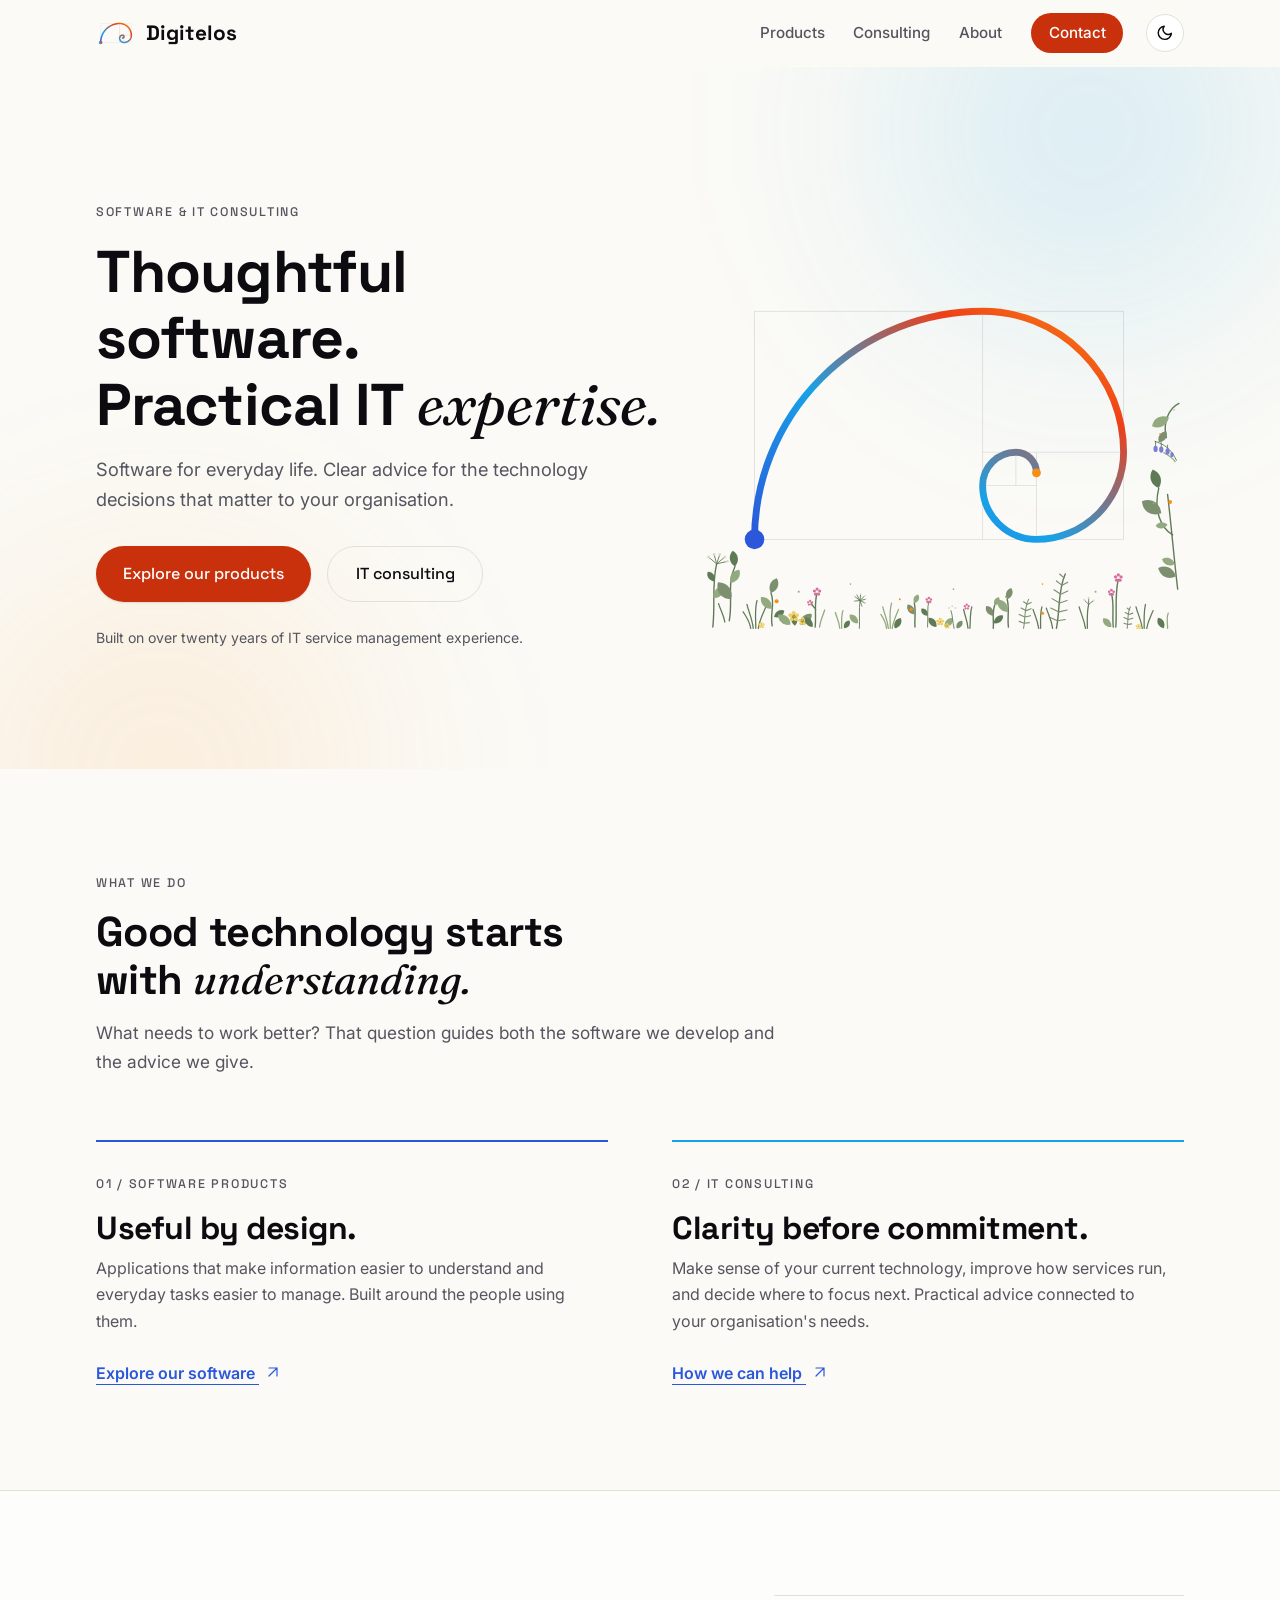
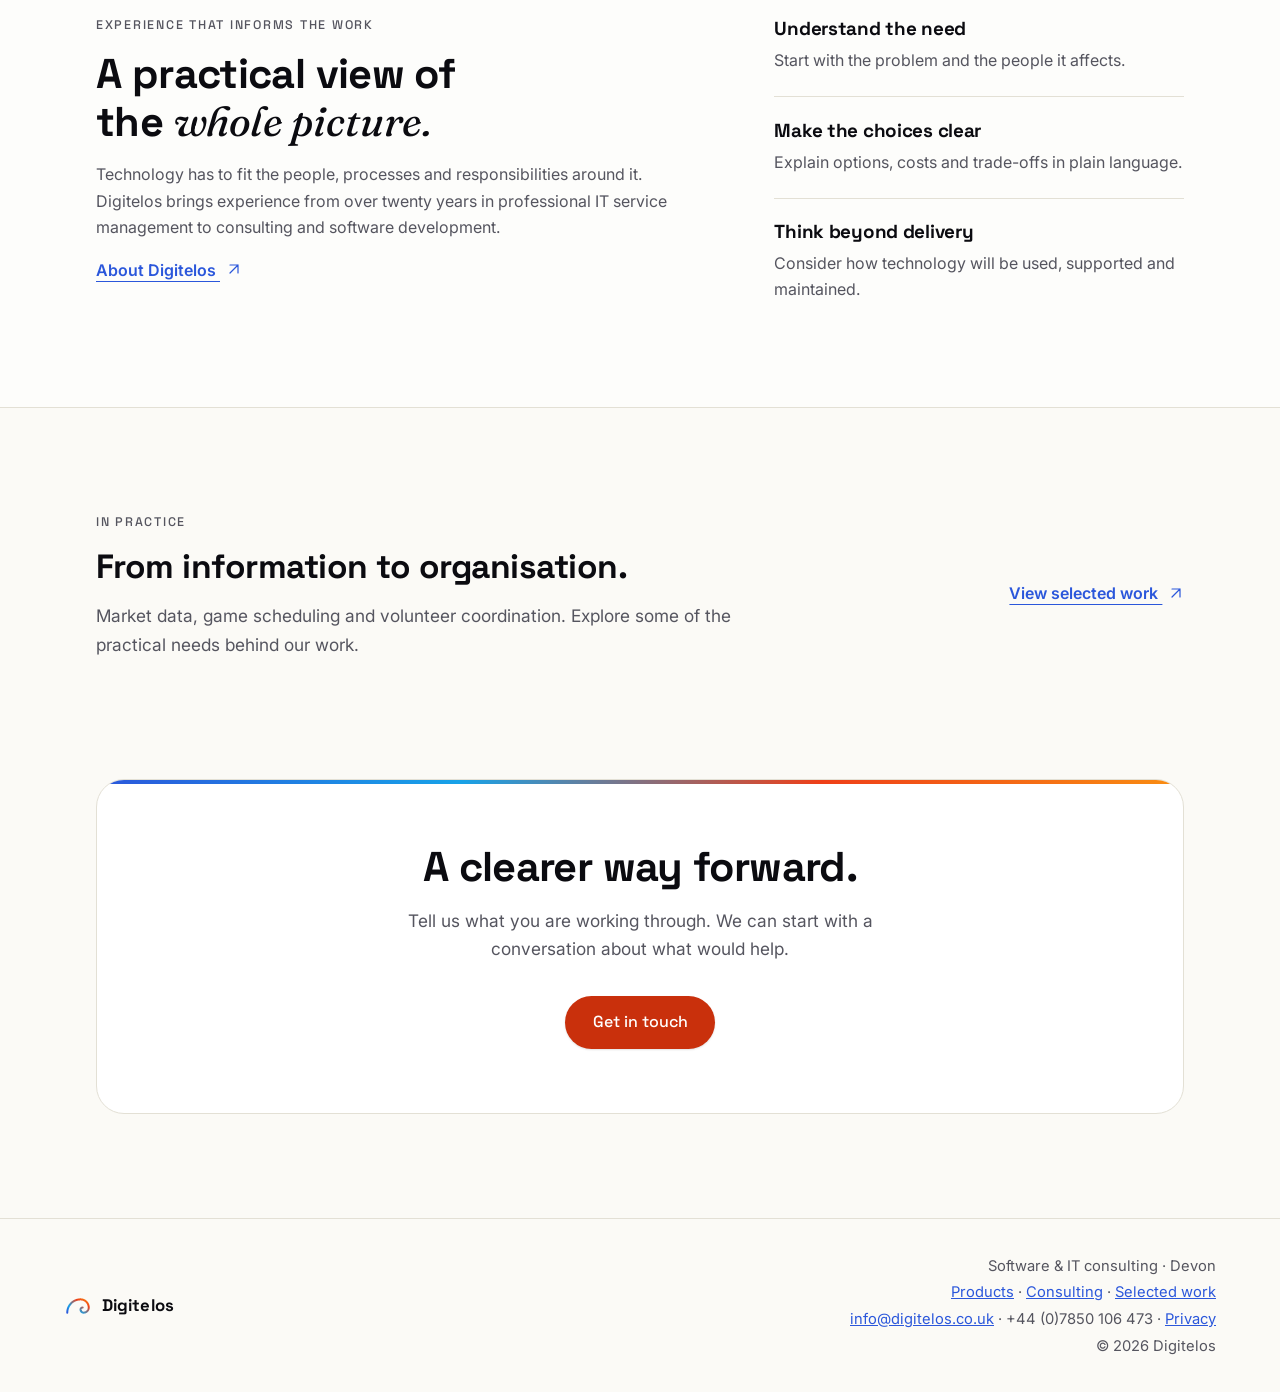
<file: index.html>
<!DOCTYPE html>
<html lang="en-GB" data-theme="light">
<head>
  <meta charset="UTF-8">
  <meta name="viewport" content="width=device-width, initial-scale=1.0">
  <title>Digitelos - Software &amp; IT Consulting</title>
  <meta name="description" content="Thoughtful software for everyday life and practical IT consulting. Digitelos brings over twenty years of IT service management experience to technology and software.">
  <link rel="canonical" href="https://digitelos.co.uk/">

  <link rel="icon" href="/favicon.ico" sizes="48x48">
  <link rel="icon" type="image/svg+xml" href="/assets/graphics/logo/Digitelos-B-icon-simple.svg">
  <link rel="apple-touch-icon" href="/assets/graphics/favicon/apple-touch-icon-180.png">
  <link rel="manifest" href="/site.webmanifest">
  <meta name="theme-color" content="#FBFAF6">

  <meta property="og:title" content="Digitelos - Software &amp; IT Consulting">
  <meta property="og:description" content="Thoughtful software for everyday life and practical IT consulting. Digitelos brings over twenty years of IT service management experience to technology and software.">
  <meta property="og:image" content="https://digitelos.co.uk/assets/graphics/og-company.png">
  <meta property="og:image:width" content="1200">
  <meta property="og:image:height" content="630">
  <meta property="og:image:alt" content="Digitelos - Thoughtful software. Practical IT expertise.">
  <meta property="og:type" content="website">
  <meta property="og:url" content="https://digitelos.co.uk/">

  <link rel="preconnect" href="https://fonts.googleapis.com">
  <link rel="preconnect" href="https://fonts.gstatic.com" crossorigin>
  <link rel="stylesheet" href="https://fonts.googleapis.com/css2?family=Space+Grotesk:wght@500;700&family=Inter:wght@400;500;600&family=Fraunces:ital,opsz,wght@1,9..144,430&display=swap">
  <link rel="stylesheet" href="/css/main.css">

  <script>
    // Apply saved theme before first paint to avoid a flash of the wrong theme.
    // The "js" class gates scroll-reveal hiding so content stays visible without JS.
    document.documentElement.classList.add('js');
    try {
      var t = localStorage.getItem('digitelos-theme');
      if (t === 'dark' || t === 'light') document.documentElement.dataset.theme = t;
    } catch (e) {}
  </script>

  <script type="application/ld+json">
{
  "@context": "https://schema.org",
  "@type": "LocalBusiness",
  "name": "Digitelos",
  "description": "Software products for everyday life and practical IT consulting, based in Devon.",
  "url": "https://digitelos.co.uk/",
  "email": "info@digitelos.co.uk",
  "telephone": "+44 7850 106473",
  "image": "https://digitelos.co.uk/assets/graphics/og-company.png",
  "logo": "https://digitelos.co.uk/assets/graphics/logo/Digitelos-B-icon.svg",
  "address": {
    "@type": "PostalAddress",
    "addressLocality": "Kingsbridge",
    "addressRegion": "Devon",
    "addressCountry": "GB"
  },
  "areaServed": [
    "Devon",
    "South West England"
  ],
  "founder": {
    "@type": "Person",
    "name": "Simon"
  }
}
  </script>

</head>
<body>

  <a class="skip-link" href="#main">Skip to content</a>
  <header class="site-header">
    <div class="header-inner">
      <a class="brand" href="/" aria-label="Digitelos - home">
        <img src="/assets/graphics/logo/Digitelos-B-icon.svg" alt="" width="40" height="40">
        <span class="brand-name">Digitelos</span>
      </a>
      <nav class="site-nav" aria-label="Main">
        <button class="nav-toggle" type="button" aria-expanded="false" aria-controls="nav-menu" aria-label="Menu">
          <svg class="icon-menu" viewBox="0 0 24 24" fill="none" stroke="currentColor" stroke-width="2" stroke-linecap="round" aria-hidden="true"><path d="M4 7h16M4 12h16M4 17h16"/></svg>
          <svg class="icon-close" viewBox="0 0 24 24" fill="none" stroke="currentColor" stroke-width="2" stroke-linecap="round" aria-hidden="true"><path d="M6 6l12 12M18 6L6 18"/></svg>
        </button>
        <div class="nav-menu" id="nav-menu">
          <a href="/products/">Products</a>
          <a href="/consulting/">Consulting</a>
          <a href="/about/">About</a>
          <a href="/contact/" class="nav-cta">Contact</a>
        </div>
        <button class="theme-toggle" type="button" aria-label="Dark theme" aria-pressed="false">
          <svg class="icon-moon" viewBox="0 0 24 24" fill="none" stroke="currentColor" stroke-width="2" stroke-linecap="round" stroke-linejoin="round" aria-hidden="true">
            <path d="M21 12.8A9 9 0 1 1 11.2 3a7 7 0 0 0 9.8 9.8z"/>
          </svg>
          <svg class="icon-sun" viewBox="0 0 24 24" fill="none" stroke="currentColor" stroke-width="2" stroke-linecap="round" stroke-linejoin="round" aria-hidden="true">
            <circle cx="12" cy="12" r="4"/>
            <path d="M12 2v2m0 16v2M4.9 4.9l1.4 1.4m11.4 11.4 1.4 1.4M2 12h2m16 0h2M4.9 19.1l1.4-1.4M17.7 6.3l1.4-1.4"/>
          </svg>
        </button>
      </nav>
    </div>
  </header>

  <main id="main">
    <section class="hero" id="top">
      <div class="hero-glow hero-glow-a" aria-hidden="true"></div>
      <div class="hero-glow hero-glow-b" aria-hidden="true"></div>

      <div class="hero-inner">
        <div class="hero-copy">
          <p class="eyebrow">Software &amp; IT consulting</p>
          <h1>Thoughtful software.<br>Practical IT <em class="accent-serif">expertise.</em></h1>
          <p class="lede">Software for everyday life. Clear advice for the technology decisions that matter to your organisation.</p>
          <div class="hero-ctas">
            <a class="btn btn-primary" href="/products/">Explore our products</a>
            <a class="btn btn-ghost" href="/consulting/">IT consulting</a>
          </div>
          <p class="hero-note">Built on over twenty years of IT service management experience.</p>
        </div>

        <div class="hero-scene">
          <svg class="scene-svg" viewBox="0 0 760 620" fill="none" role="img" aria-label="A tangle of paperwork and old technology resolving into a calm golden spiral, with spring hedgerow flowers blooming around the edges.">
            <defs>
              <linearGradient id="spiralGrad" x1="0" y1="1" x2="1" y2="0">
                <stop offset="0" stop-color="#2B57DB"/>
                <stop offset="0.4" stop-color="#17A2E8"/>
                <stop offset="0.75" stop-color="#EF3F18"/>
                <stop offset="1" stop-color="#F98E12"/>
              </linearGradient>
            </defs>

            <!-- ===== Chaos: the mess of old-fashioned things ===== -->
            <g class="chaos">
              <!-- tangled cable 1 -->
              <g class="chaos-item" style="--tx:416px; --ty:226px; --rz:120deg; --d:0s">
                <path transform="translate(80,120)" class="chaos-stroke"
                  d="M0 40 C 30 -20, 70 90, 100 30 S 160 -10, 175 55 S 120 110, 150 130"/>
              </g>
              <!-- punch card -->
              <g class="chaos-item" style="--tx:236px; --ty:286px; --rz:-90deg; --d:.08s">
                <g transform="translate(292,72) rotate(-14)">
                  <rect class="chaos-stroke" x="0" y="0" width="64" height="40" rx="3"/>
                  <path class="chaos-stroke" d="M52 0 L64 10" />
                  <g class="chaos-fill">
                    <circle cx="10" cy="12" r="1.6"/><circle cx="20" cy="12" r="1.6"/><circle cx="36" cy="12" r="1.6"/>
                    <circle cx="14" cy="21" r="1.6"/><circle cx="28" cy="21" r="1.6"/><circle cx="46" cy="21" r="1.6"/>
                    <circle cx="10" cy="30" r="1.6"/><circle cx="32" cy="30" r="1.6"/><circle cx="52" cy="30" r="1.6"/>
                  </g>
                </g>
              </g>
              <!-- floppy disk -->
              <g class="chaos-item" style="--tx:16px; --ty:236px; --rz:75deg; --d:.16s">
                <g transform="translate(506,110) rotate(12)">
                  <rect class="chaos-stroke" x="0" y="0" width="46" height="46" rx="3"/>
                  <path class="chaos-stroke" d="M12 0 v14 h22 V0 M8 46 V26 h30 v20"/>
                  <rect class="chaos-fill" x="26" y="3" width="6" height="9" rx="1"/>
                </g>
              </g>
              <!-- CRT monitor -->
              <g class="chaos-item" style="--tx:-104px; --ty:126px; --rz:-60deg; --d:.24s">
                <g transform="translate(608,224) rotate(-9)">
                  <rect class="chaos-stroke" x="0" y="0" width="62" height="48" rx="5"/>
                  <rect class="chaos-stroke" x="8" y="8" width="46" height="30" rx="2"/>
                  <path class="chaos-stroke" d="M22 48 l-3 8 h24 l-3 -8"/>
                </g>
              </g>
              <!-- cassette -->
              <g class="chaos-item" style="--tx:-64px; --ty:-74px; --rz:100deg; --d:.1s">
                <g transform="translate(568,428) rotate(16)">
                  <rect class="chaos-stroke" x="0" y="0" width="58" height="36" rx="4"/>
                  <circle class="chaos-stroke" cx="18" cy="18" r="6"/>
                  <circle class="chaos-stroke" cx="40" cy="18" r="6"/>
                  <path class="chaos-stroke" d="M18 12 h22"/>
                </g>
              </g>
              <!-- paper stack -->
              <g class="chaos-item" style="--tx:116px; --ty:-154px; --rz:-45deg; --d:.3s">
                <g transform="translate(392,506) rotate(-7)">
                  <path class="chaos-stroke" d="M4 24 h56 M0 32 h56 M6 40 h56"/>
                  <rect class="chaos-stroke" x="6" y="0" width="52" height="16" rx="2"/>
                </g>
              </g>
              <!-- envelope -->
              <g class="chaos-item" style="--tx:336px; --ty:-104px; --rz:65deg; --d:.2s">
                <g transform="translate(176,458) rotate(11)">
                  <rect class="chaos-stroke" x="0" y="0" width="54" height="36" rx="3"/>
                  <path class="chaos-stroke" d="M0 3 l27 20 L54 3"/>
                </g>
              </g>
              <!-- power plug -->
              <g class="chaos-item" style="--tx:446px; --ty:46px; --rz:-110deg; --d:.14s">
                <g transform="translate(66,306) rotate(-24)">
                  <path class="chaos-stroke" d="M14 0 v14 M30 0 v14 M6 14 h32 v10 a16 16 0 0 1 -32 0 z M22 40 v16 c0 12 14 10 20 18"/>
                </g>
              </g>
              <!-- cog -->
              <g class="chaos-item" style="--tx:156px; --ty:106px; --rz:180deg; --d:.05s">
                <g transform="translate(356,244) rotate(20)">
                  <circle class="chaos-stroke" cx="20" cy="20" r="12"/>
                  <circle class="chaos-stroke" cx="20" cy="20" r="4"/>
                  <path class="chaos-stroke" d="M20 2 v6 M20 32 v6 M2 20 h6 M32 20 h6 M7 7 l4.5 4.5 M28.5 28.5 L33 33 M33 7 l-4.5 4.5 M11.5 28.5 L7 33"/>
                </g>
              </g>
              <!-- tangled cable 2 -->
              <g class="chaos-item" style="--tx:-24px; --ty:46px; --rz:-140deg; --d:.26s">
                <path transform="translate(520,318)" class="chaos-stroke chaos-tint-azure"
                  d="M0 20 C 40 -30, 60 70, 110 20 S 150 -20, 170 30"/>
              </g>
              <!-- tangled cable 3 -->
              <g class="chaos-item" style="--tx:356px; --ty:156px; --rz:90deg; --d:.34s">
                <path transform="translate(150,200)" class="chaos-stroke chaos-tint-vermilion"
                  d="M0 0 C 20 60, -20 90, 30 120 S 90 140, 70 180"/>
              </g>
              <!-- scattered marks -->
              <g class="chaos-item" style="--tx:276px; --ty:-14px; --rz:45deg; --d:.4s">
                <g class="chaos-stroke" transform="translate(250,352)">
                  <path d="M0 0 l10 10 M10 0 L0 10"/>
                  <path d="M60 -18 l8 8 M68 -18 l-8 8"/>
                  <circle cx="34" cy="26" r="3"/>
                </g>
              </g>
              <g class="chaos-item" style="--tx:-74px; --ty:296px; --rz:-45deg; --d:.36s">
                <g class="chaos-stroke" transform="translate(600,66)">
                  <path d="M0 0 l9 9 M9 0 L0 9"/>
                  <circle cx="34" cy="18" r="2.5"/>
                  <path d="M-20 34 h14"/>
                </g>
              </g>
            </g>

            <!-- ===== Order: golden-ratio scaffold + Fibonacci spiral ===== -->
            <g class="order" transform="translate(80,116) scale(1.55)">
              <!-- scaffold -->
              <g class="scaffold">
                <rect x="0" y="0" width="377" height="233"/>
                <path d="M233 0 V233 M233 144 H377 M288 144 V233 M233 178 H288 M267 144 V178"/>
              </g>
              <!-- spiral -->
              <path class="spiral-path" pathLength="100" stroke="url(#spiralGrad)"
                d="M 0 233 A 233 233 0 0 1 233 0 A 144 144 0 0 1 377 144 A 89 89 0 0 1 288 233 A 55 55 0 0 1 233 178 A 34 34 0 0 1 267 144 A 21 21 0 0 1 288 165"/>
              <circle class="spiral-dot spiral-dot-start" cx="0" cy="233" r="10" fill="#2B57DB"/>
              <circle class="spiral-dot spiral-dot-end" cx="288" cy="165" r="4.5" fill="#F98E12"/>
            </g>

            <!-- ===== Organic life: a sprinkling of Devon spring hedgerow around the edges ===== -->
            <g class="flora">
              <!-- bottom verge, left to right -->
              <g transform="translate(14,616)"><g class="sprig" style="--d:4.23s">
                <path class="stem" d="M0 0 C 4 -38, -2 -66, 6 -100"/>
                <g class="bloom" style="--d:4.53s"><path class="stem-thin" d="M6 -100 l-13 -11 M6 -100 l-4 -15 M6 -100 l5 -15 M6 -100 l13 -11 M6 -100 l17 -4"/><circle class="umbel-dot" cx="-7" cy="-111" r="2.3"/><circle class="umbel-dot" cx="2" cy="-115" r="2.3"/><circle class="umbel-dot" cx="11" cy="-115" r="2.3"/><circle class="umbel-dot" cx="19" cy="-111" r="2.3"/><circle class="umbel-dot" cx="23" cy="-104" r="2.3"/></g>
                <path class="leaf leaf-2" style="--d:4.38s" transform="translate(1,-46) rotate(42)" d="M0 0 C -8 -6, -9 -18, 0 -25 C 9 -18, 8 -6, 0 0 Z"/>
                <path class="leaf leaf-3" style="--d:4.48s" transform="translate(3,-72) rotate(-36)" d="M0 0 C -6 -5, -7 -14, 0 -19 C 7 -14, 6 -5, 0 0 Z"/>
              </g></g>
              <g transform="translate(40,606)"><g class="sprig" style="--d:4.28s">
                <path class="stem" d="M0 0 C 6 -32, -4 -58, 9 -86"/>
                <path class="grass" d="M-7 2 C -9 -10, -14 -17, -17 -27"/>
                <path class="leaf leaf-1" style="--d:4.43s" transform="translate(3,-34) rotate(-38)" d="M0 0 C -11 -8, -13 -24, 0 -34 C 13 -24, 11 -8, 0 0 Z"/>
                <path class="leaf leaf-2" style="--d:4.56s" transform="translate(2,-60) rotate(34)" d="M0 0 C -8 -6, -9 -18, 0 -25 C 9 -18, 8 -6, 0 0 Z"/>
                <path class="leaf leaf-3" style="--d:4.68s" transform="translate(9,-86) rotate(-8)" d="M0 0 C -8 -6, -9 -18, 0 -25 C 9 -18, 8 -6, 0 0 Z"/>
              </g></g>
              <g transform="translate(78,618)"><g class="sprig" style="--d:4.35s">
                <path class="grass" d="M0 0 C -2 -16, -7 -25, -10 -38 M4 0 C 4 -18, 2 -30, 6 -44 M8 0 C 10 -14, 15 -22, 20 -34 M-4 0 C -6 -12, -11 -18, -16 -26"/>
                <g class="bloom" style="--d:4.6s" transform="translate(13,-8) scale(0.6)"><circle class="petal-primrose" cx="0" cy="-5.5" r="3.1"/><circle class="petal-primrose" cx="5.2" cy="-1.7" r="3.1"/><circle class="petal-primrose" cx="3.2" cy="4.5" r="3.1"/><circle class="petal-primrose" cx="-3.2" cy="4.5" r="3.1"/><circle class="petal-primrose" cx="-5.2" cy="-1.7" r="3.1"/><circle class="flower-centre" cx="0" cy="0" r="1.9"/></g>
              </g></g>
              <g transform="translate(108,614)"><g class="sprig" style="--d:4.41s">
                <path class="stem" d="M0 0 C -4 -20, 5 -36, -2 -52"/>
                <path class="leaf leaf-2" style="--d:4.5600000000000005s" transform="translate(-1,-27) rotate(-42)" d="M0 0 C -8 -6, -9 -18, 0 -25 C 9 -18, 8 -6, 0 0 Z"/>
                <path class="leaf leaf-1" style="--d:4.69s" transform="translate(-2,-52) rotate(22)" d="M0 0 C -8 -6, -9 -18, 0 -25 C 9 -18, 8 -6, 0 0 Z"/>
                <path class="leaf leaf-3" style="--d:4.79s" transform="translate(3,-14) rotate(58)" d="M0 0 C -6 -5, -7 -14, 0 -19 C 7 -14, 6 -5, 0 0 Z"/>
                <circle class="berry" style="--d:4.890000000000001s" cx="7" cy="-39" r="3.2"/>
              </g></g>
              <g transform="translate(144,612)"><g class="sprig" style="--d:4.48s">
                <path class="leaf leaf-2" style="--d:4.58s" transform="translate(-7,0) rotate(-52)" d="M0 0 C -8 -6, -9 -18, 0 -25 C 9 -18, 8 -6, 0 0 Z"/>
                <path class="leaf leaf-1" style="--d:4.680000000000001s" transform="translate(8,0) rotate(48)" d="M0 0 C -8 -6, -9 -18, 0 -25 C 9 -18, 8 -6, 0 0 Z"/>
                <path class="leaf leaf-3" style="--d:4.78s" transform="translate(0,2) rotate(-6)" d="M0 0 C -6 -5, -7 -14, 0 -19 C 7 -14, 6 -5, 0 0 Z"/>
                <g class="bloom" style="--d:4.880000000000001s" transform="translate(-2,-13)"><circle class="petal-primrose" cx="0" cy="-5.5" r="3.1"/><circle class="petal-primrose" cx="5.2" cy="-1.7" r="3.1"/><circle class="petal-primrose" cx="3.2" cy="4.5" r="3.1"/><circle class="petal-primrose" cx="-3.2" cy="4.5" r="3.1"/><circle class="petal-primrose" cx="-5.2" cy="-1.7" r="3.1"/><circle class="flower-centre" cx="0" cy="0" r="1.9"/></g>
                <g class="bloom" style="--d:5.0s" transform="translate(12,-7) scale(0.8)"><circle class="petal-primrose" cx="0" cy="-5.5" r="3.1"/><circle class="petal-primrose" cx="5.2" cy="-1.7" r="3.1"/><circle class="petal-primrose" cx="3.2" cy="4.5" r="3.1"/><circle class="petal-primrose" cx="-3.2" cy="4.5" r="3.1"/><circle class="petal-primrose" cx="-5.2" cy="-1.7" r="3.1"/><circle class="flower-centre" cx="0" cy="0" r="1.9"/></g>
              </g></g>
              <g transform="translate(176,616)"><g class="sprig" style="--d:4.55s">
                <path class="stem" d="M0 0 C 2 -22, -2 -36, 3 -54 M1 -28 C -3 -32, -5 -35, -7 -39"/>
                <path class="leaf leaf-3" style="--d:4.67s" transform="translate(-4,0) rotate(-38)" d="M0 0 C -6 -5, -7 -14, 0 -19 C 7 -14, 6 -5, 0 0 Z"/>
                <path class="grass grass-light" d="M7 0 C 8 -10, 12 -17, 15 -27"/>
                <g class="bloom" style="--d:4.85s" transform="translate(3,-56) scale(0.95)"><circle class="petal-campion" cx="0" cy="-4.6" r="2.6"/><circle class="petal-campion" cx="4.4" cy="-1.4" r="2.6"/><circle class="petal-campion" cx="2.7" cy="3.7" r="2.6"/><circle class="petal-campion" cx="-2.7" cy="3.7" r="2.6"/><circle class="petal-campion" cx="-4.4" cy="-1.4" r="2.6"/><circle class="flower-centre-light" cx="0" cy="0" r="1.4"/></g>
                <g class="bloom" style="--d:4.97s" transform="translate(-8,-40) scale(0.7)"><circle class="petal-campion" cx="0" cy="-4.6" r="2.6"/><circle class="petal-campion" cx="4.4" cy="-1.4" r="2.6"/><circle class="petal-campion" cx="2.7" cy="3.7" r="2.6"/><circle class="petal-campion" cx="-2.7" cy="3.7" r="2.6"/><circle class="petal-campion" cx="-4.4" cy="-1.4" r="2.6"/><circle class="flower-centre-light" cx="0" cy="0" r="1.4"/></g>
              </g></g>
              <g transform="translate(215,618)"><g class="sprig" style="--d:4.62s">
                <path class="grass grass-light" d="M0 0 C -1 -11, -5 -17, -7 -25 M3 0 C 3 -12, 2 -19, 5 -28"/>
                <path class="leaf leaf-3" style="--d:4.7700000000000005s" transform="translate(7,0) rotate(34)" d="M0 0 C -5 -4, -6 -11, 0 -15 C 6 -11, 5 -4, 0 0 Z"/>
              </g></g>
              <g transform="translate(246,618)"><g class="sprig" style="--d:4.69s">
                <path class="stem-thin" d="M0 0 C 1 -16, -1 -28, 1 -44"/>
                <path class="leaf leaf-2" style="--d:4.8100000000000005s" transform="translate(-2,-8) rotate(-44)" d="M0 0 C -6 -5, -7 -14, 0 -19 C 7 -14, 6 -5, 0 0 Z"/>
                <g class="bloom" style="--d:4.99s"><path class="stem-thin" d="M1 -44 l-8 -6 M1 -44 l-9 1 M1 -44 l-5 -9 M1 -44 l1 -10 M1 -44 l7 -7 M1 -44 l9 -2 M1 -44 l8 4 M1 -44 l3 9"/><circle class="umbel-dot" cx="-7" cy="-50" r="1.3"/><circle class="umbel-dot" cx="-8" cy="-43" r="1.3"/><circle class="umbel-dot" cx="-4" cy="-53" r="1.3"/><circle class="umbel-dot" cx="2" cy="-54" r="1.3"/><circle class="umbel-dot" cx="8" cy="-51" r="1.3"/><circle class="umbel-dot" cx="10" cy="-46" r="1.3"/><circle class="umbel-dot" cx="9" cy="-40" r="1.3"/><circle class="umbel-dot" cx="4" cy="-35" r="1.3"/></g>
              </g></g>
              <g transform="translate(292,618)"><g class="sprig" style="--d:4.78s">
                <path class="grass grass-light" d="M0 0 C -2 -14, -6 -22, -9 -34 M3 0 C 3 -16, 1 -26, 5 -40 M6 0 C 8 -12, 12 -20, 16 -30 M-3 0 C -4 -10, -8 -16, -12 -22"/>
                <path class="leaf leaf-3" style="--d:4.930000000000001s" transform="translate(10,0) rotate(30)" d="M0 0 C -6 -5, -7 -14, 0 -19 C 7 -14, 6 -5, 0 0 Z"/>
              </g></g>
              <g transform="translate(334,616)"><g class="sprig" style="--d:4.86s">
                <path class="stem" d="M0 0 C -1 -14, 2 -24, -1 -38"/>
                <path class="leaf leaf-1" style="--d:4.98s" transform="translate(-1,-20) rotate(-34)" d="M0 0 C -6 -5, -7 -14, 0 -19 C 7 -14, 6 -5, 0 0 Z"/>
                <path class="leaf leaf-2" style="--d:5.1000000000000005s" transform="translate(-1,-38) rotate(24)" d="M0 0 C -5 -4, -6 -11, 0 -15 C 6 -11, 5 -4, 0 0 Z"/>
                <circle class="berry" style="--d:5.2s" cx="-6" cy="-28" r="2.6"/>
              </g></g>
              <g transform="translate(354,616)"><g class="sprig" style="--d:4.9s">
                <path class="stem-thin" d="M0 0 C 1 -16, -1 -28, 2 -42"/>
                <path class="leaf leaf-3" style="--d:5.0200000000000005s" transform="translate(0,-18) rotate(-40)" d="M0 0 C -5 -4, -6 -11, 0 -15 C 6 -11, 5 -4, 0 0 Z"/>
                <g class="bloom" style="--d:5.16s" transform="translate(2,-44) scale(0.75)"><circle class="petal-campion" cx="0" cy="-4.6" r="2.6"/><circle class="petal-campion" cx="4.4" cy="-1.4" r="2.6"/><circle class="petal-campion" cx="2.7" cy="3.7" r="2.6"/><circle class="petal-campion" cx="-2.7" cy="3.7" r="2.6"/><circle class="petal-campion" cx="-4.4" cy="-1.4" r="2.6"/><circle class="flower-centre-light" cx="0" cy="0" r="1.4"/></g>
              </g></g>
              <g transform="translate(374,616)"><g class="sprig" style="--d:4.94s">
                <path class="leaf leaf-3" style="--d:5.04s" transform="translate(-6,0) rotate(-40)" d="M0 0 C -6 -5, -7 -14, 0 -19 C 7 -14, 6 -5, 0 0 Z"/>
                <path class="leaf leaf-2" style="--d:5.140000000000001s" transform="translate(7,0) rotate(42)" d="M0 0 C -6 -5, -7 -14, 0 -19 C 7 -14, 6 -5, 0 0 Z"/>
                <g class="bloom" style="--d:5.24s" transform="translate(0,-10) scale(0.75)"><circle class="petal-primrose" cx="0" cy="-5.5" r="3.1"/><circle class="petal-primrose" cx="5.2" cy="-1.7" r="3.1"/><circle class="petal-primrose" cx="3.2" cy="4.5" r="3.1"/><circle class="petal-primrose" cx="-3.2" cy="4.5" r="3.1"/><circle class="petal-primrose" cx="-5.2" cy="-1.7" r="3.1"/><circle class="flower-centre" cx="0" cy="0" r="1.9"/></g>
                <g class="bloom" style="--d:5.36s" transform="translate(11,-5) scale(0.55)"><circle class="petal-primrose" cx="0" cy="-5.5" r="3.1"/><circle class="petal-primrose" cx="5.2" cy="-1.7" r="3.1"/><circle class="petal-primrose" cx="3.2" cy="4.5" r="3.1"/><circle class="petal-primrose" cx="-3.2" cy="4.5" r="3.1"/><circle class="petal-primrose" cx="-5.2" cy="-1.7" r="3.1"/><circle class="flower-centre" cx="0" cy="0" r="1.9"/></g>
              </g></g>
              <g transform="translate(396,618)"><g class="sprig" style="--d:4.98s">
                <path class="stem-thin" d="M0 0 C -3 -12, -2 -20, -5 -28"/>
                <path class="leaf leaf-1" style="--d:5.1000000000000005s" transform="translate(4,0) rotate(36)" d="M0 0 C -5 -4, -6 -11, 0 -15 C 6 -11, 5 -4, 0 0 Z"/>
                <g class="bloom" style="--d:5.220000000000001s"><circle class="umbel-dot" cx="-8" cy="-32" r="1.6"/><circle class="umbel-dot" cx="-3" cy="-35" r="1.6"/><circle class="umbel-dot" cx="2" cy="-32" r="1.6"/></g>
              </g></g>
              <g transform="translate(418,618)"><g class="sprig" style="--d:5.03s">
                <path class="grass" d="M0 0 C -1 -12, -5 -20, -7 -30 M3 0 C 4 -14, 3 -22, 6 -34"/>
                <g class="bloom" style="--d:5.25s" transform="translate(-2,-36) scale(0.7)"><circle class="petal-campion" cx="0" cy="-4.6" r="2.6"/><circle class="petal-campion" cx="4.4" cy="-1.4" r="2.6"/><circle class="petal-campion" cx="2.7" cy="3.7" r="2.6"/><circle class="petal-campion" cx="-2.7" cy="3.7" r="2.6"/><circle class="petal-campion" cx="-4.4" cy="-1.4" r="2.6"/><circle class="flower-centre-light" cx="0" cy="0" r="1.4"/></g>
              </g></g>
              <g transform="translate(458,618)"><g class="sprig" style="--d:5.1s">
                <path class="stem" d="M0 0 C 1 -14, -2 -24, 2 -36"/>
                <path class="leaf leaf-1" style="--d:5.22s" transform="translate(0,-20) rotate(-36)" d="M0 0 C -6 -5, -7 -14, 0 -19 C 7 -14, 6 -5, 0 0 Z"/>
                <path class="leaf leaf-2" style="--d:5.34s" transform="translate(2,-36) rotate(28)" d="M0 0 C -5 -4, -6 -11, 0 -15 C 6 -11, 5 -4, 0 0 Z"/>
                <path class="leaf leaf-3" style="--d:5.4399999999999995s" transform="translate(1,-8) rotate(50)" d="M0 0 C -6 -5, -7 -14, 0 -19 C 7 -14, 6 -5, 0 0 Z"/>
              </g></g>
              <g transform="translate(482,616)"><g class="sprig" style="--d:5.15s">
                <path class="stem" d="M0 0 C -2 -16, 2 -30, -2 -44"/>
                <path class="leaf leaf-2" style="--d:5.29s" transform="translate(-1,-24) rotate(-40)" d="M0 0 C -8 -6, -9 -18, 0 -25 C 9 -18, 8 -6, 0 0 Z"/>
                <path class="leaf leaf-1" style="--d:5.41s" transform="translate(-2,-44) rotate(20)" d="M0 0 C -6 -5, -7 -14, 0 -19 C 7 -14, 6 -5, 0 0 Z"/>
              </g></g>
              <g transform="translate(506,618)"><g class="sprig" style="--d:5.2s">
                <path class="stem-thin" d="M0 0 C 3 -16, 1 -32, 8 -46"/>
                <path class="fern" d="M1 -8 l-8 -3 M1 -8 l8 -1 M2 -18 l-9 -4 M2 -18 l9 -2 M4 -28 l-8 -4 M4 -28 l8 -3 M6 -38 l-6 -4 M6 -38 l6 -3"/>
              </g></g>
              <g transform="translate(530,618)"><g class="sprig" style="--d:5.25s">
                <path class="grass" d="M0 0 C -2 -13, -6 -20, -9 -30 M3 0 C 3 -14, 2 -22, 5 -34"/>
                <circle class="berry" style="--d:5.45s" cx="6" cy="-24" r="2.4"/>
              </g></g>
              <g transform="translate(558,618)"><g class="sprig" style="--d:5.3s">
                <path class="stem" d="M0 0 C 6 -30, 2 -60, 14 -86"/>
                <path class="fern" d="M2 -12 l-12 -5 M2 -12 l12 -2 M4 -26 l-13 -6 M4 -26 l13 -3 M5 -40 l-12 -7 M5 -40 l12 -4 M7 -54 l-11 -7 M7 -54 l11 -5 M9 -68 l-9 -7 M9 -68 l9 -5 M12 -80 l-7 -6"/>
                <path class="grass" d="M-6 0 C -8 -14, -13 -22, -16 -32"/>
              </g></g>
              <g transform="translate(604,618)"><g class="sprig" style="--d:5.39s">
                <path class="grass" d="M0 0 C -2 -14, -7 -22, -10 -34 M3 0 C 3 -15, 2 -24, 5 -38"/>
                <g class="bloom" style="--d:5.63s"><path class="stem-thin" d="M5 -38 l-7 -7 M5 -38 l0 -10 M5 -38 l8 -6"/><circle class="umbel-dot" cx="-2" cy="-45" r="1.8"/><circle class="umbel-dot" cx="5" cy="-48" r="1.8"/><circle class="umbel-dot" cx="13" cy="-44" r="1.8"/></g>
              </g></g>
              <g transform="translate(648,616)"><g class="sprig" style="--d:5.48s">
                <path class="stem" d="M0 0 C -2 -20, 2 -36, -3 -54 M4 0 C 6 -26, 2 -50, 8 -76"/>
                <path class="leaf leaf-2" style="--d:5.58s" transform="translate(-3,0) rotate(-44)" d="M0 0 C -6 -5, -7 -14, 0 -19 C 7 -14, 6 -5, 0 0 Z"/>
                <g class="bloom" style="--d:5.74s" transform="translate(-3,-56) scale(0.8)"><circle class="petal-campion" cx="0" cy="-4.6" r="2.6"/><circle class="petal-campion" cx="4.4" cy="-1.4" r="2.6"/><circle class="petal-campion" cx="2.7" cy="3.7" r="2.6"/><circle class="petal-campion" cx="-2.7" cy="3.7" r="2.6"/><circle class="petal-campion" cx="-4.4" cy="-1.4" r="2.6"/><circle class="flower-centre-light" cx="0" cy="0" r="1.4"/></g>
                <g class="bloom" style="--d:5.880000000000001s" transform="translate(8,-78)"><circle class="petal-campion" cx="0" cy="-4.6" r="2.6"/><circle class="petal-campion" cx="4.4" cy="-1.4" r="2.6"/><circle class="petal-campion" cx="2.7" cy="3.7" r="2.6"/><circle class="petal-campion" cx="-2.7" cy="3.7" r="2.6"/><circle class="petal-campion" cx="-4.4" cy="-1.4" r="2.6"/><circle class="flower-centre-light" cx="0" cy="0" r="1.4"/></g>
              </g></g>
              <g transform="translate(670,618)"><g class="sprig" style="--d:5.52s">
                <path class="stem-thin" d="M0 0 C 2 -12, 0 -24, 5 -34"/>
                <path class="fern" d="M1 -6 l-6 -2 M1 -6 l6 -1 M2 -14 l-7 -3 M2 -14 l7 -2 M3 -22 l-6 -3 M3 -22 l6 -2 M4 -29 l-4 -3"/>
              </g></g>
              <g transform="translate(694,618)"><g class="sprig" style="--d:5.57s">
                <path class="grass" d="M0 0 C -2 -14, -7 -22, -10 -34 M3 0 C 3 -15, 2 -24, 5 -38 M7 0 C 9 -12, 13 -18, 17 -28"/>
                <g class="bloom" style="--d:5.7700000000000005s" transform="translate(-6,-6) scale(0.55)"><circle class="petal-primrose" cx="0" cy="-5.5" r="3.1"/><circle class="petal-primrose" cx="5.2" cy="-1.7" r="3.1"/><circle class="petal-primrose" cx="3.2" cy="4.5" r="3.1"/><circle class="petal-primrose" cx="-3.2" cy="4.5" r="3.1"/><circle class="petal-primrose" cx="-5.2" cy="-1.7" r="3.1"/><circle class="flower-centre" cx="0" cy="0" r="1.9"/></g>
              </g></g>
              <g transform="translate(728,618)"><g class="sprig" style="--d:5.64s">
                <path class="leaf leaf-3" style="--d:5.739999999999999s" transform="translate(0,0) rotate(-28)" d="M0 0 C -6 -5, -7 -14, 0 -19 C 7 -14, 6 -5, 0 0 Z"/>
                <path class="grass grass-light" d="M6 0 C 6 -10, 4 -16, 7 -24"/>
              </g></g>
              <!-- right edge: climbing fringe -->
              <g transform="translate(750,556)"><g class="sprig" style="--d:4.5s">
                <path class="stem" d="M0 0 C -6 -50, -10 -100, -16 -150"/>
                <path class="leaf leaf-1" style="--d:4.65s" transform="translate(-3,-20) rotate(-64)" d="M0 0 C -10 -8, -11 -22, 0 -31 C 11 -22, 10 -8, 0 0 Z"/>
                <path class="leaf leaf-2" style="--d:4.75s" transform="translate(-5,-40) rotate(-70)" d="M0 0 C -7 -5, -8 -15, 0 -21 C 8 -15, 7 -5, 0 0 Z"/>
                <ellipse class="bell-foxglove bloom" style="--d:4.9s"  cx="-9"  cy="-64"  rx="7.4" ry="5" transform="rotate(-34 -9 -64)"/>
                <ellipse class="bell-foxglove bloom" style="--d:5.05s" cx="-10" cy="-84"  rx="6.8" ry="4.6" transform="rotate(-34 -10 -84)"/>
                <ellipse class="bell-foxglove bloom" style="--d:5.2s"  cx="-12" cy="-103" rx="6.2" ry="4.2" transform="rotate(-34 -12 -103)"/>
                <ellipse class="bell-foxglove bloom" style="--d:5.35s" cx="-13" cy="-120" rx="5.4" ry="3.7" transform="rotate(-34 -13 -120)"/>
                <ellipse class="bell-foxglove bloom" style="--d:5.5s"  cx="-15" cy="-136" rx="4.6" ry="3.1" transform="rotate(-34 -15 -136)"/>
              </g></g>
              <g transform="translate(742,470)"><g class="sprig" style="--d:4.7s">
                <path class="stem" d="M0 0 C -20 -12, -30 -40, -22 -74"/>
                <path class="leaf leaf-1" style="--d:4.85s" transform="translate(-18,-34) rotate(-58)" d="M0 0 C -12 -9, -14 -26, 0 -36 C 14 -26, 12 -9, 0 0 Z"/>
                <path class="leaf leaf-3" style="--d:5s" transform="translate(-22,-74) rotate(-18)" d="M0 0 C -10 -8, -11 -22, 0 -31 C 11 -22, 10 -8, 0 0 Z"/>
                <path class="leaf leaf-2" style="--d:5.1s" transform="translate(-8,-16) rotate(-96)" d="M0 0 C -6 -5, -7 -14, 0 -19 C 7 -14, 6 -5, 0 0 Z"/>
                <circle class="berry" style="--d:5.2s" cx="-4" cy="-52" r="3"/>
              </g></g>
              <g transform="translate(748,352)"><g class="sprig" style="--d:5.4s">
                <path class="stem-thin" d="M0 0 C -8 -18, -20 -26, -34 -30 M-14 -24 l0 6 M-24 -28 l0 7 M-33 -30 l0 8"/>
                <path class="grass grass-light" d="M-2 2 C -8 -6, -12 -8, -20 -12"/>
                <ellipse class="bell-bluebell bloom" style="--d:5.55s" cx="-14" cy="-14" rx="3.4" ry="5"/>
                <ellipse class="bell-bluebell bloom" style="--d:5.65s" cx="-24" cy="-17" rx="3.4" ry="5"/>
                <ellipse class="bell-bluebell bloom" style="--d:5.75s" cx="-33" cy="-18" rx="3.4" ry="5"/>
                <ellipse class="bell-bluebell bloom" style="--d:5.85s" cx="-7" cy="-9" rx="2.8" ry="4.2"/>
              </g></g>
              <g transform="translate(752,262)"><g class="sprig" style="--d:5.6s">
                <path class="stem" d="M0 0 C -16 8, -26 30, -20 54"/>
                <path class="leaf leaf-2" style="--d:5.75s" transform="translate(-16,22) rotate(-118)" d="M0 0 C -10 -8, -11 -22, 0 -30 C 11 -22, 10 -8, 0 0 Z"/>
                <path class="leaf leaf-1" style="--d:5.85s" transform="translate(-20,44) rotate(-146)" d="M0 0 C -7 -5, -8 -15, 0 -21 C 8 -15, 7 -5, 0 0 Z"/>
                <circle class="blossom bloom" style="--d:5.95s" cx="-8" cy="10" r="2.2"/>
              </g></g>
              <!-- last: a sprinkling of drifting seeds -->
              <g class="seeds">
                <circle class="seed bloom" style="--d:6.05s" cx="150" cy="560" r="1.6"/>
                <circle class="seed bloom" style="--d:6.15s" cx="232" cy="548" r="1.3"/>
                <circle class="seed seed-warm bloom" style="--d:6.2s" cx="310" cy="572" r="1.5"/>
                <circle class="seed bloom" style="--d:6.25s" cx="395" cy="556" r="1.3"/>
                <circle class="seed bloom" style="--d:6.3s" cx="478" cy="568" r="1.6"/>
                <circle class="seed seed-warm bloom" style="--d:6.35s" cx="536" cy="548" r="1.3"/>
                <circle class="seed bloom" style="--d:6.4s" cx="620" cy="560" r="1.5"/>
                <circle class="seed bloom" style="--d:6.45s" cx="712" cy="420" r="1.5"/>
                <circle class="seed seed-warm bloom" style="--d:6.5s" cx="722" cy="310" r="1.3"/>
              </g>
            </g>
          </svg>

          <div class="scene-controls" hidden>
          <label class="sound-option"><input type="checkbox" id="animation-sound"> Sound on replay</label>
          <button class="replay" type="button" aria-label="Replay the intro animation">
            <svg viewBox="0 0 24 24" fill="none" stroke="currentColor" stroke-width="2" stroke-linecap="round" stroke-linejoin="round" aria-hidden="true">
              <path d="M3 12a9 9 0 1 0 3-6.7L3 8"/><path d="M3 3v5h5"/>
            </svg>
          </button>
          </div>
        </div>
      </div>
    </section>
    <section class="section" id="what-we-do">
      <div class="section-head reveal">
        <p class="eyebrow">What we do</p>
        <h2>Good technology starts with <em class="accent-serif">understanding.</em></h2>
        <p class="section-lede">What needs to work better? That question guides both the software we develop and the advice we give.</p>
      </div>
      <div class="offering-grid">
        <article class="offering reveal">
          <p class="eyebrow">01 / Software products</p>
          <h3>Useful by design.</h3>
          <p>Applications that make information easier to understand and everyday tasks easier to manage. Built around the people using them.</p>
          <a class="text-link" href="/products/">Explore our software <svg class="link-arrow" viewBox="0 0 24 24" fill="none" stroke="currentColor" stroke-width="1.8" stroke-linecap="round" stroke-linejoin="round" aria-hidden="true"><path d="M6 18 18 6M6 6h12v12"/></svg></a>
        </article>
        <article class="offering reveal" style="--i:1">
          <p class="eyebrow">02 / IT consulting</p>
          <h3>Clarity before commitment.</h3>
          <p>Make sense of your current technology, improve how services run, and decide where to focus next. Practical advice connected to your organisation's needs.</p>
          <a class="text-link" href="/consulting/">How we can help <svg class="link-arrow" viewBox="0 0 24 24" fill="none" stroke="currentColor" stroke-width="1.8" stroke-linecap="round" stroke-linejoin="round" aria-hidden="true"><path d="M6 18 18 6M6 6h12v12"/></svg></a>
        </article>
      </div>
    </section>
    <section class="section section-alt">
      <div class="why-grid reveal">
        <div>
          <p class="eyebrow">Experience that informs the work</p>
          <h2>A practical view of the <em class="accent-serif">whole picture.</em></h2>
          <p>Technology has to fit the people, processes and responsibilities around it. Digitelos brings experience from over twenty years in professional IT service management to consulting and software development.</p>
          <a class="text-link" href="/about/">About Digitelos <svg class="link-arrow" viewBox="0 0 24 24" fill="none" stroke="currentColor" stroke-width="1.8" stroke-linecap="round" stroke-linejoin="round" aria-hidden="true"><path d="M6 18 18 6M6 6h12v12"/></svg></a>
        </div>
        <ul class="principles">
          <li><h3>Understand the need</h3><p>Start with the problem and the people it affects.</p></li>
          <li><h3>Make the choices clear</h3><p>Explain options, costs and trade-offs in plain language.</p></li>
          <li><h3>Think beyond delivery</h3><p>Consider how technology will be used, supported and maintained.</p></li>
        </ul>
      </div>
    </section>
    <section class="section selected-note reveal">
      <div><p class="eyebrow">In practice</p><h2>From information to organisation.</h2><p class="section-lede">Market data, game scheduling and volunteer coordination. Explore some of the practical needs behind our work.</p></div>
      <a class="text-link" href="/work/">View selected work <svg class="link-arrow" viewBox="0 0 24 24" fill="none" stroke="currentColor" stroke-width="1.8" stroke-linecap="round" stroke-linejoin="round" aria-hidden="true"><path d="M6 18 18 6M6 6h12v12"/></svg></a>
    </section>
    <section class="section">
      <div class="contact-panel reveal">
        <h2>A clearer way forward.</h2>
        <p class="section-lede">Tell us what you are working through. We can start with a conversation about what would help.</p>
        <a class="btn btn-primary" href="/contact/">Get in touch</a>
      </div>
    </section>
  </main>

  <footer class="site-footer">
    <div class="footer-inner">
      <a class="brand brand-footer" href="/">
        <img src="/assets/graphics/logo/Digitelos-B-icon-simple.svg" alt="" width="28" height="28">
        <span class="brand-name">Digitelos</span>
      </a>
      <div class="footer-meta">
        <p>Software &amp; IT consulting · Devon</p>
        <p><a href="/products/">Products</a> · <a href="/consulting/">Consulting</a> · <a href="/work/">Selected work</a></p>
        <p><a href="mailto:info@digitelos.co.uk">info@digitelos.co.uk</a> · <a class="footer-phone" href="tel:+447850106473">+44 (0)7850 106 473</a> · <a href="/privacy/">Privacy</a></p>
        <p>&copy; <span data-year>2026</span> Digitelos</p>
      </div>
    </div>
  </footer>

  <script src="/js/main.js"></script>
</body>
</html>
</file>
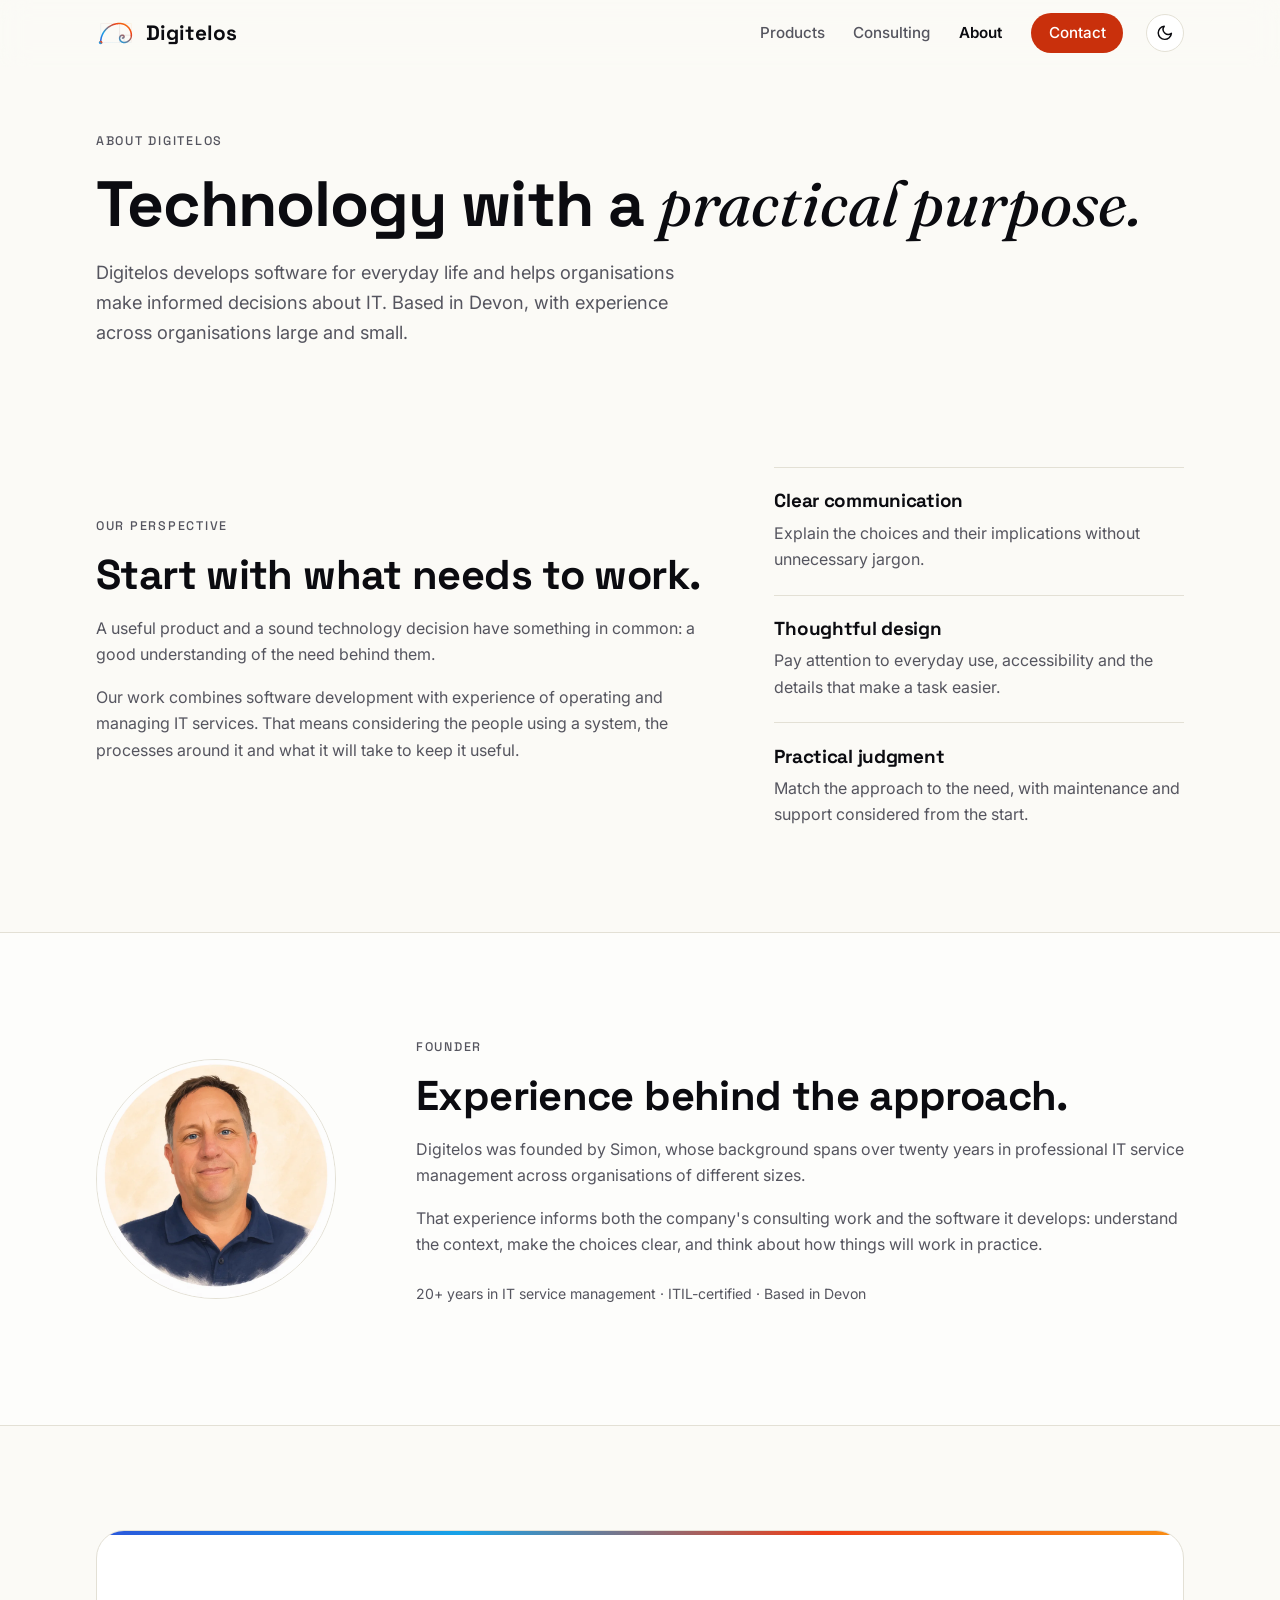
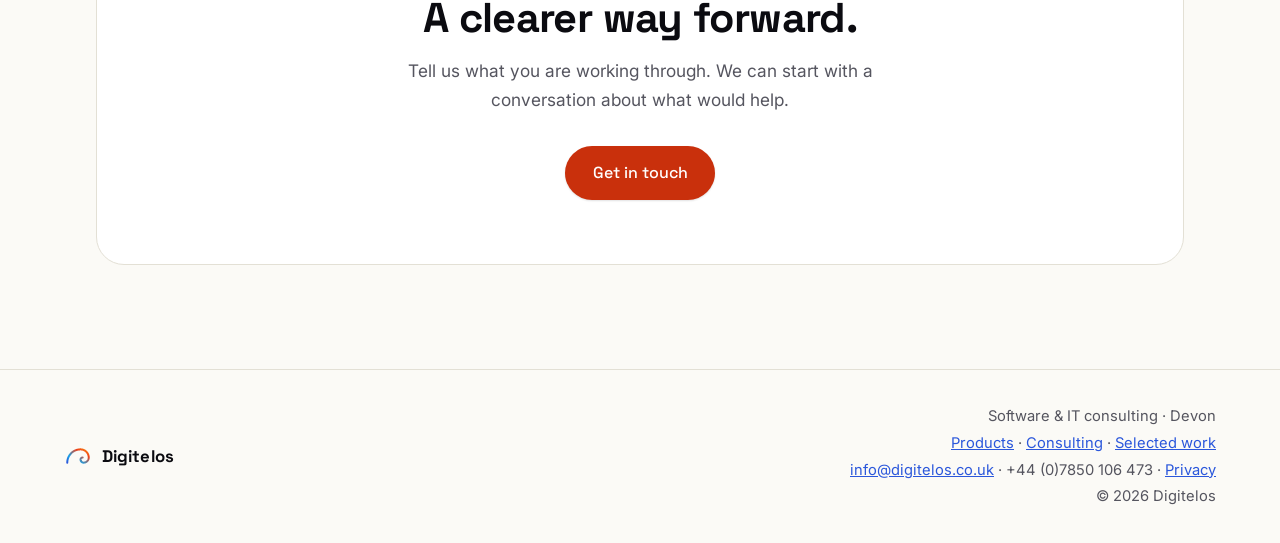
<file: about/index.html>
<!DOCTYPE html>
<html lang="en-GB" data-theme="light">
<head>
  <meta charset="UTF-8">
  <meta name="viewport" content="width=device-width, initial-scale=1.0">
  <title>About Digitelos - Software &amp; IT Consulting</title>
  <meta name="description" content="Digitelos develops practical software and provides IT consulting. Learn about our approach and founder Simon’s twenty-plus years of IT service management experience.">
  <link rel="canonical" href="https://digitelos.co.uk/about/">

  <link rel="icon" href="/favicon.ico" sizes="48x48">
  <link rel="icon" type="image/svg+xml" href="/assets/graphics/logo/Digitelos-B-icon-simple.svg">
  <link rel="apple-touch-icon" href="/assets/graphics/favicon/apple-touch-icon-180.png">
  <link rel="manifest" href="/site.webmanifest">
  <meta name="theme-color" content="#FBFAF6">

  <meta property="og:title" content="About Digitelos - Software &amp; IT Consulting">
  <meta property="og:description" content="Digitelos develops practical software and provides IT consulting. Learn about our approach and founder Simon’s twenty-plus years of IT service management experience.">
  <meta property="og:image" content="https://digitelos.co.uk/assets/graphics/og-company.png">
  <meta property="og:image:width" content="1200">
  <meta property="og:image:height" content="630">
  <meta property="og:image:alt" content="Digitelos - Thoughtful software. Practical IT expertise.">
  <meta property="og:type" content="website">
  <meta property="og:url" content="https://digitelos.co.uk/about/">

  <link rel="preconnect" href="https://fonts.googleapis.com">
  <link rel="preconnect" href="https://fonts.gstatic.com" crossorigin>
  <link rel="stylesheet" href="https://fonts.googleapis.com/css2?family=Space+Grotesk:wght@500;700&family=Inter:wght@400;500;600&family=Fraunces:ital,opsz,wght@1,9..144,430&display=swap">
  <link rel="stylesheet" href="/css/main.css">

  <script>
    // Apply saved theme before first paint to avoid a flash of the wrong theme.
    // The "js" class gates scroll-reveal hiding so content stays visible without JS.
    document.documentElement.classList.add('js');
    try {
      var t = localStorage.getItem('digitelos-theme');
      if (t === 'dark' || t === 'light') document.documentElement.dataset.theme = t;
    } catch (e) {}
  </script>

  <script type="application/ld+json">
{
  "@context": "https://schema.org",
  "@type": "LocalBusiness",
  "name": "Digitelos",
  "description": "Software products for everyday life and practical IT consulting, based in Devon.",
  "url": "https://digitelos.co.uk/",
  "email": "info@digitelos.co.uk",
  "telephone": "+44 7850 106473",
  "image": "https://digitelos.co.uk/assets/graphics/og-company.png",
  "logo": "https://digitelos.co.uk/assets/graphics/logo/Digitelos-B-icon.svg",
  "address": {
    "@type": "PostalAddress",
    "addressLocality": "Kingsbridge",
    "addressRegion": "Devon",
    "addressCountry": "GB"
  },
  "areaServed": [
    "Devon",
    "South West England"
  ],
  "founder": {
    "@type": "Person",
    "name": "Simon"
  }
}
  </script>

</head>
<body>

  <a class="skip-link" href="#main">Skip to content</a>
  <header class="site-header">
    <div class="header-inner">
      <a class="brand" href="/" aria-label="Digitelos - home">
        <img src="/assets/graphics/logo/Digitelos-B-icon.svg" alt="" width="40" height="40">
        <span class="brand-name">Digitelos</span>
      </a>
      <nav class="site-nav" aria-label="Main">
        <button class="nav-toggle" type="button" aria-expanded="false" aria-controls="nav-menu" aria-label="Menu">
          <svg class="icon-menu" viewBox="0 0 24 24" fill="none" stroke="currentColor" stroke-width="2" stroke-linecap="round" aria-hidden="true"><path d="M4 7h16M4 12h16M4 17h16"/></svg>
          <svg class="icon-close" viewBox="0 0 24 24" fill="none" stroke="currentColor" stroke-width="2" stroke-linecap="round" aria-hidden="true"><path d="M6 6l12 12M18 6L6 18"/></svg>
        </button>
        <div class="nav-menu" id="nav-menu">
          <a href="/products/">Products</a>
          <a href="/consulting/">Consulting</a>
          <a href="/about/" aria-current="page">About</a>
          <a href="/contact/" class="nav-cta">Contact</a>
        </div>
        <button class="theme-toggle" type="button" aria-label="Dark theme" aria-pressed="false">
          <svg class="icon-moon" viewBox="0 0 24 24" fill="none" stroke="currentColor" stroke-width="2" stroke-linecap="round" stroke-linejoin="round" aria-hidden="true">
            <path d="M21 12.8A9 9 0 1 1 11.2 3a7 7 0 0 0 9.8 9.8z"/>
          </svg>
          <svg class="icon-sun" viewBox="0 0 24 24" fill="none" stroke="currentColor" stroke-width="2" stroke-linecap="round" stroke-linejoin="round" aria-hidden="true">
            <circle cx="12" cy="12" r="4"/>
            <path d="M12 2v2m0 16v2M4.9 4.9l1.4 1.4m11.4 11.4 1.4 1.4M2 12h2m16 0h2M4.9 19.1l1.4-1.4M17.7 6.3l1.4-1.4"/>
          </svg>
        </button>
      </nav>
    </div>
  </header>

  <main id="main">
    <section class="page-hero">
      <p class="eyebrow">About Digitelos</p>
      <h1>Technology with a <em class="accent-serif">practical purpose.</em></h1>
      <p class="lede">Digitelos develops software for everyday life and helps organisations make informed decisions about IT. Based in Devon, with experience across organisations large and small.</p>
    </section>
    <section class="section why-grid">
      <div class="reveal"><p class="eyebrow">Our perspective</p><h2>Start with what needs to work.</h2><p>A useful product and a sound technology decision have something in common: a good understanding of the need behind them.</p><p>Our work combines software development with experience of operating and managing IT services. That means considering the people using a system, the processes around it and what it will take to keep it useful.</p></div>
      <ul class="principles reveal" style="--i:1"><li><h3>Clear communication</h3><p>Explain the choices and their implications without unnecessary jargon.</p></li><li><h3>Thoughtful design</h3><p>Pay attention to everyday use, accessibility and the details that make a task easier.</p></li><li><h3>Practical judgment</h3><p>Match the approach to the need, with maintenance and support considered from the start.</p></li></ul>
    </section>
    <section class="section section-alt">
      <div class="founder-layout reveal">
        <img class="founder-portrait" src="/assets/graphics/simon.webp" alt="Illustrated portrait of Simon, founder of Digitelos" width="800" height="800" loading="lazy">
        <div><p class="eyebrow">Founder</p><h2>Experience behind the approach.</h2><p>Digitelos was founded by Simon, whose background spans over twenty years in professional IT service management across organisations of different sizes.</p><p>That experience informs both the company's consulting work and the software it develops: understand the context, make the choices clear, and think about how things will work in practice.</p><p class="founder-credentials">20+ years in IT service management · ITIL-certified · Based in Devon</p></div>
      </div>
    </section>
    <section class="section">
      <div class="contact-panel reveal">
        <h2>A clearer way forward.</h2>
        <p class="section-lede">Tell us what you are working through. We can start with a conversation about what would help.</p>
        <a class="btn btn-primary" href="/contact/">Get in touch</a>
      </div>
    </section>
  </main>

  <footer class="site-footer">
    <div class="footer-inner">
      <a class="brand brand-footer" href="/">
        <img src="/assets/graphics/logo/Digitelos-B-icon-simple.svg" alt="" width="28" height="28">
        <span class="brand-name">Digitelos</span>
      </a>
      <div class="footer-meta">
        <p>Software &amp; IT consulting · Devon</p>
        <p><a href="/products/">Products</a> · <a href="/consulting/">Consulting</a> · <a href="/work/">Selected work</a></p>
        <p><a href="mailto:info@digitelos.co.uk">info@digitelos.co.uk</a> · <a class="footer-phone" href="tel:+447850106473">+44 (0)7850 106 473</a> · <a href="/privacy/">Privacy</a></p>
        <p>&copy; <span data-year>2026</span> Digitelos</p>
      </div>
    </div>
  </footer>

  <script src="/js/main.js"></script>
</body>
</html>
</file>
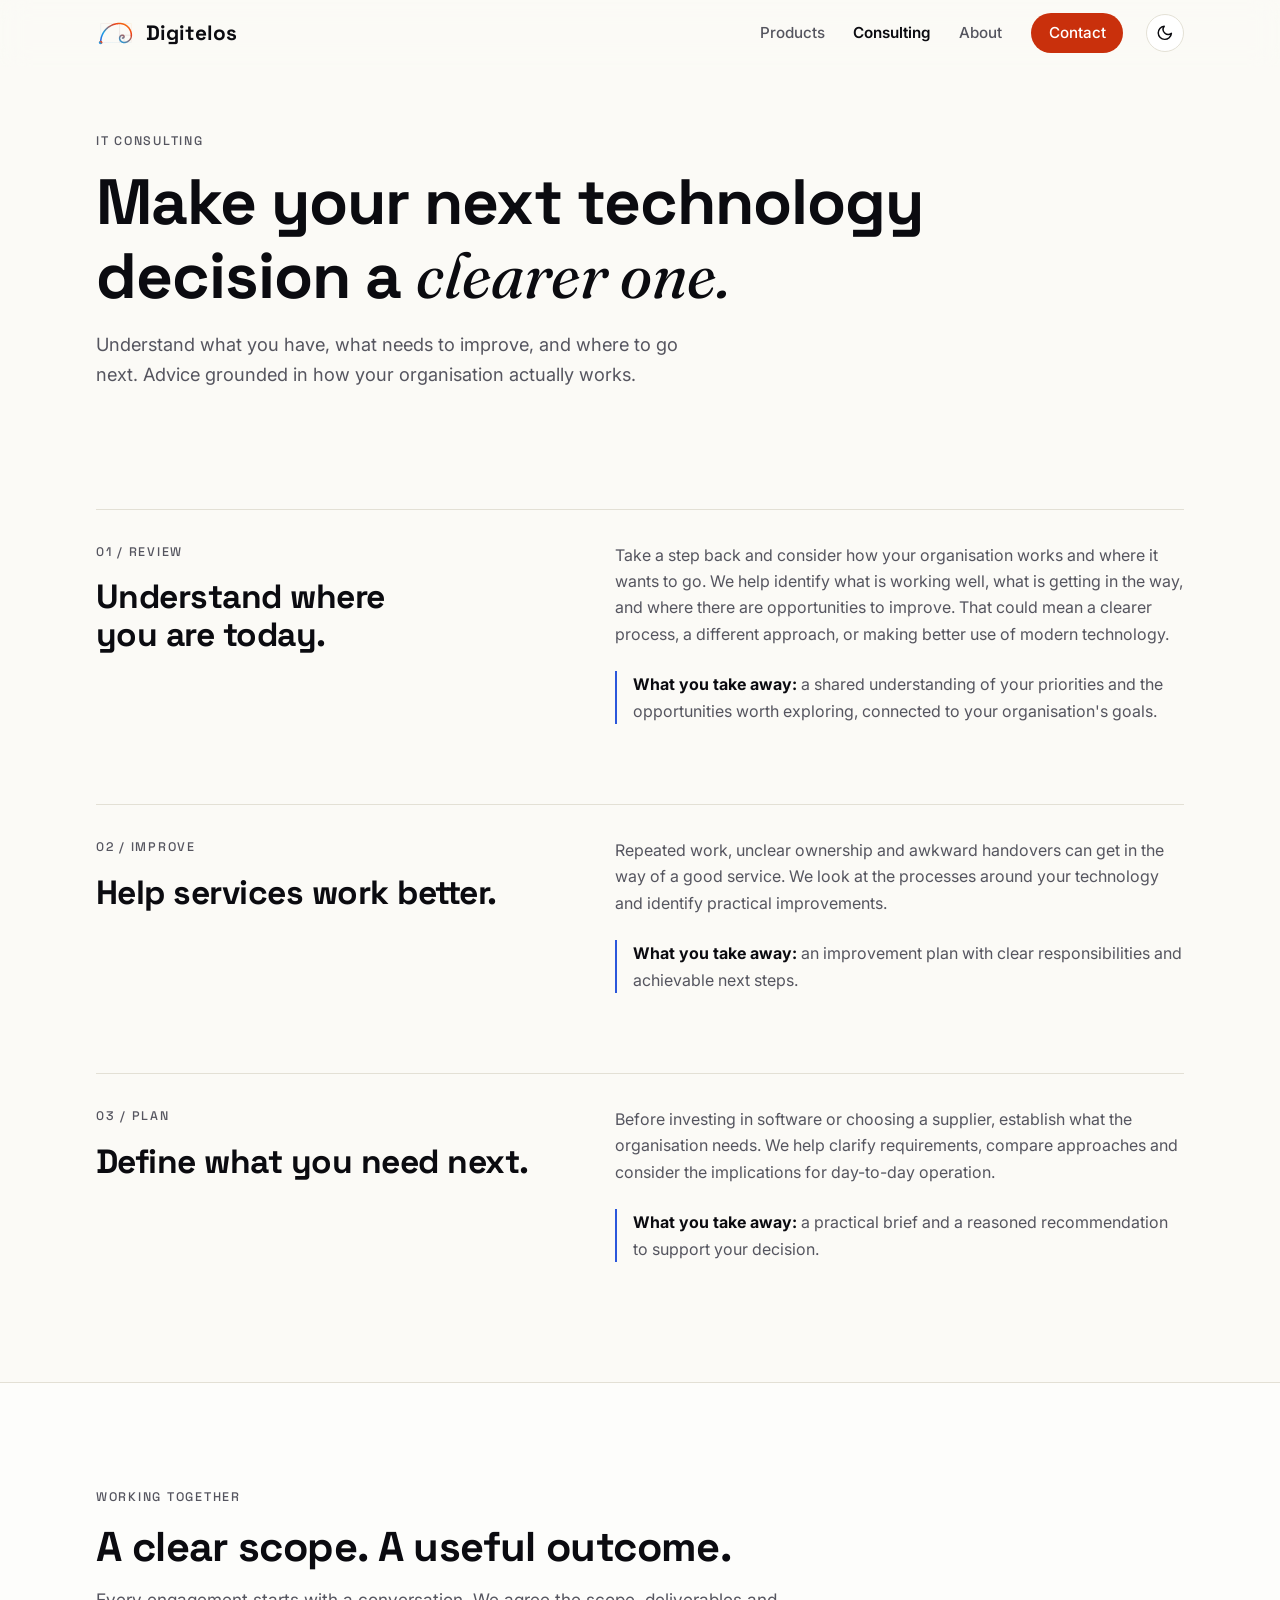
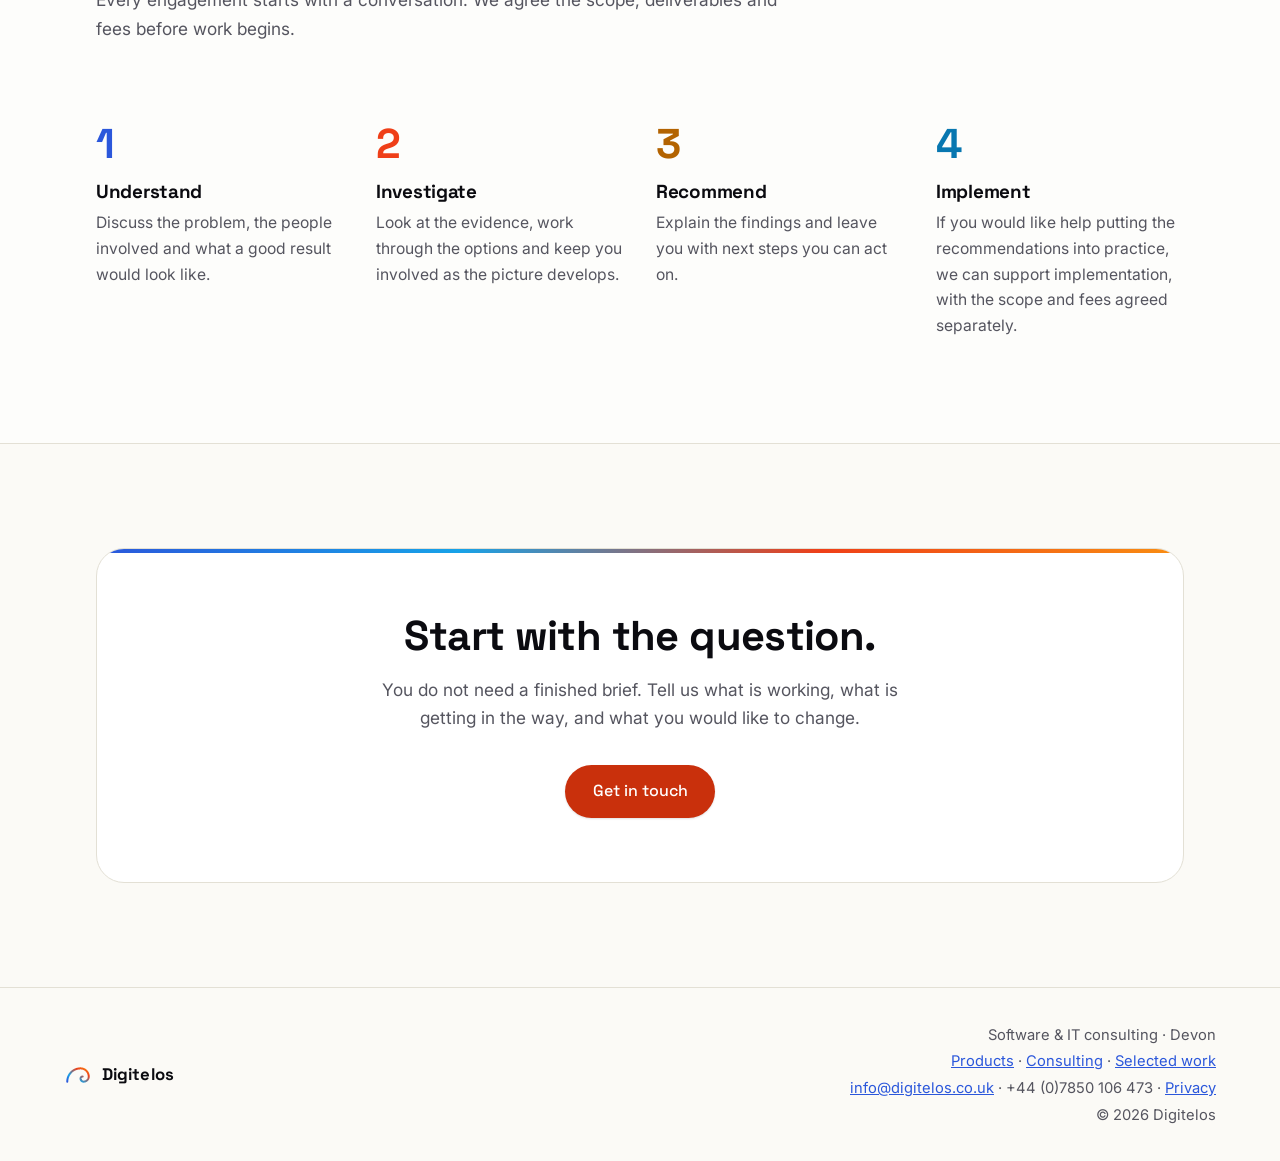
<file: consulting/index.html>
<!DOCTYPE html>
<html lang="en-GB" data-theme="light">
<head>
  <meta charset="UTF-8">
  <meta name="viewport" content="width=device-width, initial-scale=1.0">
  <title>IT Consulting - Digitelos</title>
  <meta name="description" content="Practical IT consulting for organisations: technology reviews, service improvement and software planning, informed by over twenty years of IT service management.">
  <link rel="canonical" href="https://digitelos.co.uk/consulting/">

  <link rel="icon" href="/favicon.ico" sizes="48x48">
  <link rel="icon" type="image/svg+xml" href="/assets/graphics/logo/Digitelos-B-icon-simple.svg">
  <link rel="apple-touch-icon" href="/assets/graphics/favicon/apple-touch-icon-180.png">
  <link rel="manifest" href="/site.webmanifest">
  <meta name="theme-color" content="#FBFAF6">

  <meta property="og:title" content="IT Consulting - Digitelos">
  <meta property="og:description" content="Practical IT consulting for organisations: technology reviews, service improvement and software planning, informed by over twenty years of IT service management.">
  <meta property="og:image" content="https://digitelos.co.uk/assets/graphics/og-company.png">
  <meta property="og:image:width" content="1200">
  <meta property="og:image:height" content="630">
  <meta property="og:image:alt" content="Digitelos - Thoughtful software. Practical IT expertise.">
  <meta property="og:type" content="website">
  <meta property="og:url" content="https://digitelos.co.uk/consulting/">

  <link rel="preconnect" href="https://fonts.googleapis.com">
  <link rel="preconnect" href="https://fonts.gstatic.com" crossorigin>
  <link rel="stylesheet" href="https://fonts.googleapis.com/css2?family=Space+Grotesk:wght@500;700&family=Inter:wght@400;500;600&family=Fraunces:ital,opsz,wght@1,9..144,430&display=swap">
  <link rel="stylesheet" href="/css/main.css">

  <script>
    // Apply saved theme before first paint to avoid a flash of the wrong theme.
    // The "js" class gates scroll-reveal hiding so content stays visible without JS.
    document.documentElement.classList.add('js');
    try {
      var t = localStorage.getItem('digitelos-theme');
      if (t === 'dark' || t === 'light') document.documentElement.dataset.theme = t;
    } catch (e) {}
  </script>

  <script type="application/ld+json">
{
  "@context": "https://schema.org",
  "@type": "LocalBusiness",
  "name": "Digitelos",
  "description": "Software products for everyday life and practical IT consulting, based in Devon.",
  "url": "https://digitelos.co.uk/",
  "email": "info@digitelos.co.uk",
  "telephone": "+44 7850 106473",
  "image": "https://digitelos.co.uk/assets/graphics/og-company.png",
  "logo": "https://digitelos.co.uk/assets/graphics/logo/Digitelos-B-icon.svg",
  "address": {
    "@type": "PostalAddress",
    "addressLocality": "Kingsbridge",
    "addressRegion": "Devon",
    "addressCountry": "GB"
  },
  "areaServed": [
    "Devon",
    "South West England"
  ],
  "founder": {
    "@type": "Person",
    "name": "Simon"
  }
}
  </script>

</head>
<body>

  <a class="skip-link" href="#main">Skip to content</a>
  <header class="site-header">
    <div class="header-inner">
      <a class="brand" href="/" aria-label="Digitelos - home">
        <img src="/assets/graphics/logo/Digitelos-B-icon.svg" alt="" width="40" height="40">
        <span class="brand-name">Digitelos</span>
      </a>
      <nav class="site-nav" aria-label="Main">
        <button class="nav-toggle" type="button" aria-expanded="false" aria-controls="nav-menu" aria-label="Menu">
          <svg class="icon-menu" viewBox="0 0 24 24" fill="none" stroke="currentColor" stroke-width="2" stroke-linecap="round" aria-hidden="true"><path d="M4 7h16M4 12h16M4 17h16"/></svg>
          <svg class="icon-close" viewBox="0 0 24 24" fill="none" stroke="currentColor" stroke-width="2" stroke-linecap="round" aria-hidden="true"><path d="M6 6l12 12M18 6L6 18"/></svg>
        </button>
        <div class="nav-menu" id="nav-menu">
          <a href="/products/">Products</a>
          <a href="/consulting/" aria-current="page">Consulting</a>
          <a href="/about/">About</a>
          <a href="/contact/" class="nav-cta">Contact</a>
        </div>
        <button class="theme-toggle" type="button" aria-label="Dark theme" aria-pressed="false">
          <svg class="icon-moon" viewBox="0 0 24 24" fill="none" stroke="currentColor" stroke-width="2" stroke-linecap="round" stroke-linejoin="round" aria-hidden="true">
            <path d="M21 12.8A9 9 0 1 1 11.2 3a7 7 0 0 0 9.8 9.8z"/>
          </svg>
          <svg class="icon-sun" viewBox="0 0 24 24" fill="none" stroke="currentColor" stroke-width="2" stroke-linecap="round" stroke-linejoin="round" aria-hidden="true">
            <circle cx="12" cy="12" r="4"/>
            <path d="M12 2v2m0 16v2M4.9 4.9l1.4 1.4m11.4 11.4 1.4 1.4M2 12h2m16 0h2M4.9 19.1l1.4-1.4M17.7 6.3l1.4-1.4"/>
          </svg>
        </button>
      </nav>
    </div>
  </header>

  <main id="main">
    <section class="page-hero">
      <p class="eyebrow">IT consulting</p>
      <h1>Make your next technology decision a <em class="accent-serif">clearer one.</em></h1>
      <p class="lede">Understand what you have, what needs to improve, and where to go next. Advice grounded in how your organisation actually works.</p>
    </section>
    <section class="section service-list">
      <article class="service-row reveal">
        <div><p class="eyebrow">01 / Review</p><h2>Understand where you are today.</h2></div>
        <div><p>Take a step back and consider how your organisation works and where it wants to go. We help identify what is working well, what is getting in the way, and where there are opportunities to improve. That could mean a clearer process, a different approach, or making better use of modern technology.</p><p class="deliverable"><strong>What you take away:</strong> a shared understanding of your priorities and the opportunities worth exploring, connected to your organisation's goals.</p></div>
      </article>
      <article class="service-row reveal">
        <div><p class="eyebrow">02 / Improve</p><h2>Help services work better.</h2></div>
        <div><p>Repeated work, unclear ownership and awkward handovers can get in the way of a good service. We look at the processes around your technology and identify practical improvements.</p><p class="deliverable"><strong>What you take away:</strong> an improvement plan with clear responsibilities and achievable next steps.</p></div>
      </article>
      <article class="service-row reveal">
        <div><p class="eyebrow">03 / Plan</p><h2>Define what you need next.</h2></div>
        <div><p>Before investing in software or choosing a supplier, establish what the organisation needs. We help clarify requirements, compare approaches and consider the implications for day-to-day operation.</p><p class="deliverable"><strong>What you take away:</strong> a practical brief and a reasoned recommendation to support your decision.</p></div>
      </article>
    </section>
    <section class="section section-alt">
      <div class="section-head reveal"><p class="eyebrow">Working together</p><h2>A clear scope. A useful outcome.</h2><p class="section-lede">Every engagement starts with a conversation. We agree the scope, deliverables and fees before work begins.</p></div>
      <ol class="steps">
        <li class="step reveal"><span class="step-num" aria-hidden="true">1</span><h3>Understand</h3><p>Discuss the problem, the people involved and what a good result would look like.</p></li>
        <li class="step reveal" style="--i:1"><span class="step-num" aria-hidden="true">2</span><h3>Investigate</h3><p>Look at the evidence, work through the options and keep you involved as the picture develops.</p></li>
        <li class="step reveal" style="--i:2"><span class="step-num" aria-hidden="true">3</span><h3>Recommend</h3><p>Explain the findings and leave you with next steps you can act on.</p></li>
        <li class="step reveal" style="--i:3"><span class="step-num" aria-hidden="true">4</span><h3>Implement</h3><p>If you would like help putting the recommendations into practice, we can support implementation, with the scope and fees agreed separately.</p></li>
      </ol>
    </section>
    <section class="section">
      <div class="contact-panel reveal">
        <h2>Start with the question.</h2>
        <p class="section-lede">You do not need a finished brief. Tell us what is working, what is getting in the way, and what you would like to change.</p>
        <a class="btn btn-primary" href="/contact/">Get in touch</a>
      </div>
    </section>
  </main>

  <footer class="site-footer">
    <div class="footer-inner">
      <a class="brand brand-footer" href="/">
        <img src="/assets/graphics/logo/Digitelos-B-icon-simple.svg" alt="" width="28" height="28">
        <span class="brand-name">Digitelos</span>
      </a>
      <div class="footer-meta">
        <p>Software &amp; IT consulting · Devon</p>
        <p><a href="/products/">Products</a> · <a href="/consulting/">Consulting</a> · <a href="/work/">Selected work</a></p>
        <p><a href="mailto:info@digitelos.co.uk">info@digitelos.co.uk</a> · <a class="footer-phone" href="tel:+447850106473">+44 (0)7850 106 473</a> · <a href="/privacy/">Privacy</a></p>
        <p>&copy; <span data-year>2026</span> Digitelos</p>
      </div>
    </div>
  </footer>

  <script src="/js/main.js"></script>
</body>
</html>
</file>
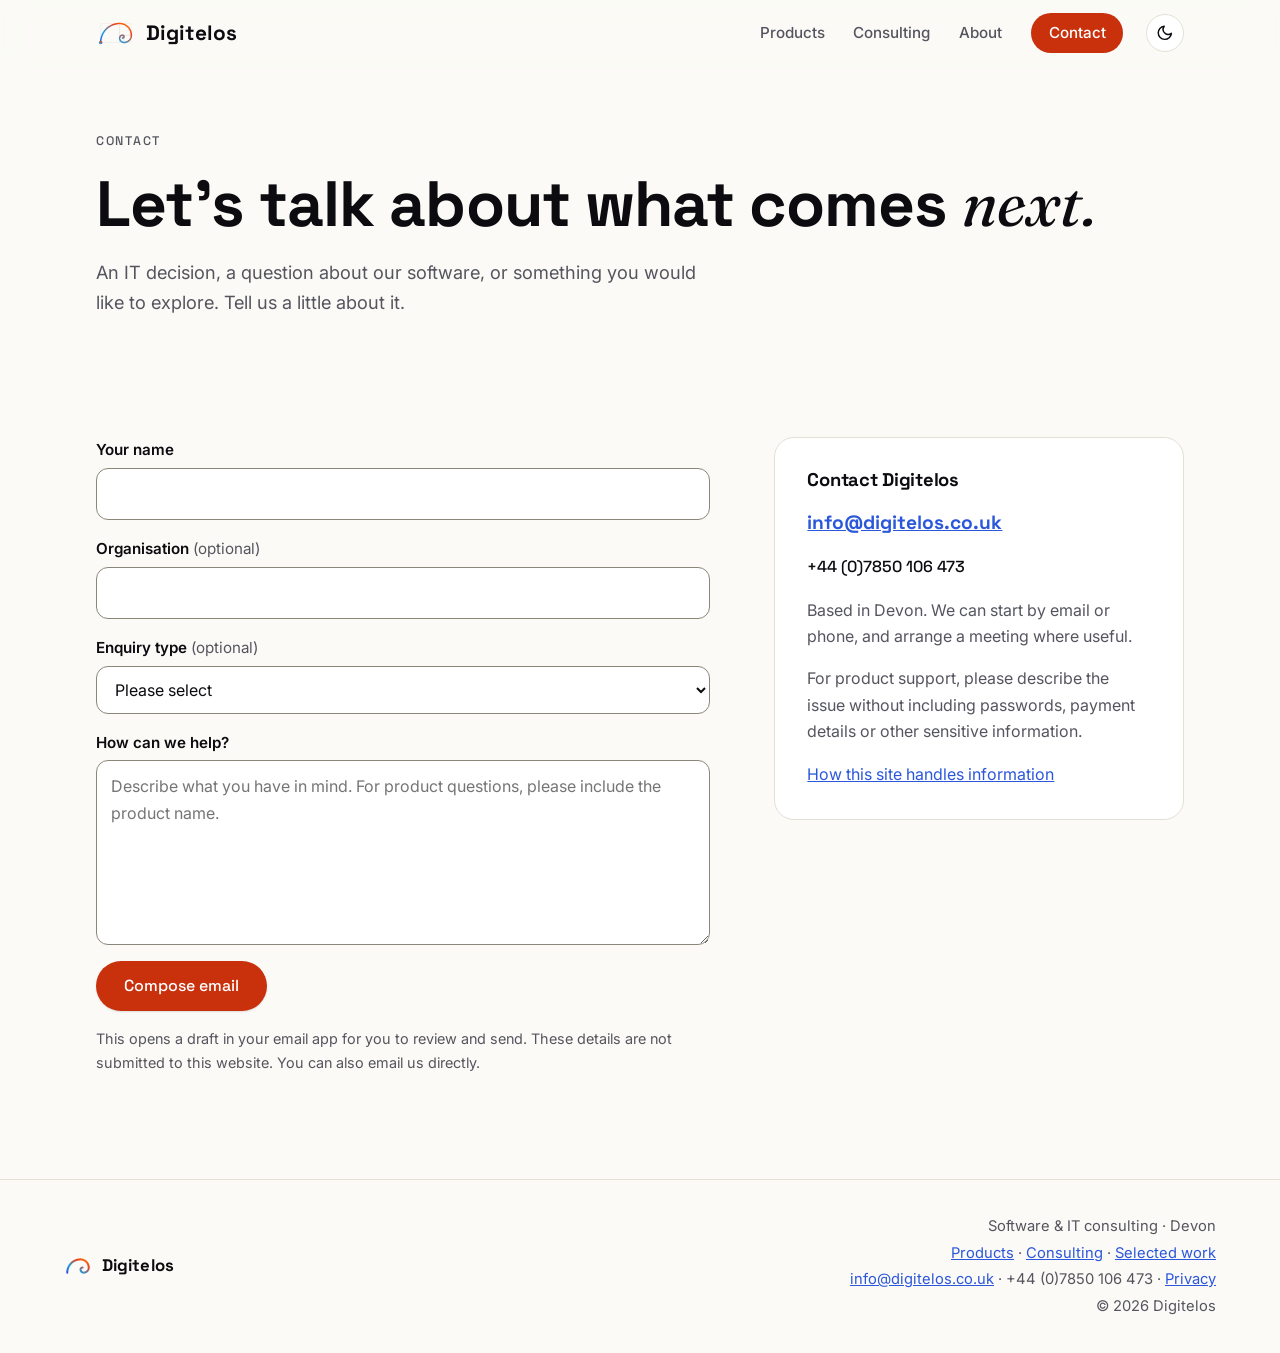
<file: contact/index.html>
<!DOCTYPE html>
<html lang="en-GB" data-theme="light">
<head>
  <meta charset="UTF-8">
  <meta name="viewport" content="width=device-width, initial-scale=1.0">
  <title>Contact Digitelos - Consulting &amp; Product Enquiries</title>
  <meta name="description" content="Contact Digitelos about IT consulting, software products or support. Start a conversation by email or phone.">
  <link rel="canonical" href="https://digitelos.co.uk/contact/">

  <link rel="icon" href="/favicon.ico" sizes="48x48">
  <link rel="icon" type="image/svg+xml" href="/assets/graphics/logo/Digitelos-B-icon-simple.svg">
  <link rel="apple-touch-icon" href="/assets/graphics/favicon/apple-touch-icon-180.png">
  <link rel="manifest" href="/site.webmanifest">
  <meta name="theme-color" content="#FBFAF6">

  <meta property="og:title" content="Contact Digitelos - Consulting &amp; Product Enquiries">
  <meta property="og:description" content="Contact Digitelos about IT consulting, software products or support. Start a conversation by email or phone.">
  <meta property="og:image" content="https://digitelos.co.uk/assets/graphics/og-company.png">
  <meta property="og:image:width" content="1200">
  <meta property="og:image:height" content="630">
  <meta property="og:image:alt" content="Digitelos - Thoughtful software. Practical IT expertise.">
  <meta property="og:type" content="website">
  <meta property="og:url" content="https://digitelos.co.uk/contact/">

  <link rel="preconnect" href="https://fonts.googleapis.com">
  <link rel="preconnect" href="https://fonts.gstatic.com" crossorigin>
  <link rel="stylesheet" href="https://fonts.googleapis.com/css2?family=Space+Grotesk:wght@500;700&family=Inter:wght@400;500;600&family=Fraunces:ital,opsz,wght@1,9..144,430&display=swap">
  <link rel="stylesheet" href="/css/main.css">

  <script>
    // Apply saved theme before first paint to avoid a flash of the wrong theme.
    // The "js" class gates scroll-reveal hiding so content stays visible without JS.
    document.documentElement.classList.add('js');
    try {
      var t = localStorage.getItem('digitelos-theme');
      if (t === 'dark' || t === 'light') document.documentElement.dataset.theme = t;
    } catch (e) {}
  </script>

  <script type="application/ld+json">
{
  "@context": "https://schema.org",
  "@type": "LocalBusiness",
  "name": "Digitelos",
  "description": "Software products for everyday life and practical IT consulting, based in Devon.",
  "url": "https://digitelos.co.uk/",
  "email": "info@digitelos.co.uk",
  "telephone": "+44 7850 106473",
  "image": "https://digitelos.co.uk/assets/graphics/og-company.png",
  "logo": "https://digitelos.co.uk/assets/graphics/logo/Digitelos-B-icon.svg",
  "address": {
    "@type": "PostalAddress",
    "addressLocality": "Kingsbridge",
    "addressRegion": "Devon",
    "addressCountry": "GB"
  },
  "areaServed": [
    "Devon",
    "South West England"
  ],
  "founder": {
    "@type": "Person",
    "name": "Simon"
  }
}
  </script>

</head>
<body>

  <a class="skip-link" href="#main">Skip to content</a>
  <header class="site-header">
    <div class="header-inner">
      <a class="brand" href="/" aria-label="Digitelos - home">
        <img src="/assets/graphics/logo/Digitelos-B-icon.svg" alt="" width="40" height="40">
        <span class="brand-name">Digitelos</span>
      </a>
      <nav class="site-nav" aria-label="Main">
        <button class="nav-toggle" type="button" aria-expanded="false" aria-controls="nav-menu" aria-label="Menu">
          <svg class="icon-menu" viewBox="0 0 24 24" fill="none" stroke="currentColor" stroke-width="2" stroke-linecap="round" aria-hidden="true"><path d="M4 7h16M4 12h16M4 17h16"/></svg>
          <svg class="icon-close" viewBox="0 0 24 24" fill="none" stroke="currentColor" stroke-width="2" stroke-linecap="round" aria-hidden="true"><path d="M6 6l12 12M18 6L6 18"/></svg>
        </button>
        <div class="nav-menu" id="nav-menu">
          <a href="/products/">Products</a>
          <a href="/consulting/">Consulting</a>
          <a href="/about/">About</a>
          <a href="/contact/" class="nav-cta" aria-current="page">Contact</a>
        </div>
        <button class="theme-toggle" type="button" aria-label="Dark theme" aria-pressed="false">
          <svg class="icon-moon" viewBox="0 0 24 24" fill="none" stroke="currentColor" stroke-width="2" stroke-linecap="round" stroke-linejoin="round" aria-hidden="true">
            <path d="M21 12.8A9 9 0 1 1 11.2 3a7 7 0 0 0 9.8 9.8z"/>
          </svg>
          <svg class="icon-sun" viewBox="0 0 24 24" fill="none" stroke="currentColor" stroke-width="2" stroke-linecap="round" stroke-linejoin="round" aria-hidden="true">
            <circle cx="12" cy="12" r="4"/>
            <path d="M12 2v2m0 16v2M4.9 4.9l1.4 1.4m11.4 11.4 1.4 1.4M2 12h2m16 0h2M4.9 19.1l1.4-1.4M17.7 6.3l1.4-1.4"/>
          </svg>
        </button>
      </nav>
    </div>
  </header>

  <main id="main">
    <section class="page-hero">
      <p class="eyebrow">Contact</p>
      <h1>Let’s talk about what comes <em class="accent-serif">next.</em></h1>
      <p class="lede">An IT decision, a question about our software, or something you would like to explore. Tell us a little about it.</p>
    </section>
    <section class="section contact-layout">
      <form class="contact-form reveal">
        <div class="form-field"><label for="cf-name">Your name</label><input id="cf-name" name="name" type="text" autocomplete="name" required maxlength="150"></div>
        <div class="form-field"><label for="cf-org">Organisation <span class="label-hint">(optional)</span></label><input id="cf-org" name="organisation" type="text" autocomplete="organization" maxlength="200"></div>
        <div class="form-field"><label for="cf-enquiry">Enquiry type <span class="label-hint">(optional)</span></label><select id="cf-enquiry" name="enquiry"><option value="">Please select</option><option>IT consulting</option><option>Product question or support</option><option>General enquiry</option></select></div>
        <div class="form-field"><label for="cf-message">How can we help?</label><textarea id="cf-message" name="message" rows="6" required maxlength="4000" placeholder="Describe what you have in mind. For product questions, please include the product name."></textarea></div>
        <button class="btn btn-primary" type="submit" disabled>Compose email</button>
        <p class="form-note">This opens a draft in your email app for you to review and send. These details are not submitted to this website. You can also email us directly.</p>
        <noscript><p>Please use the email link below to send your enquiry. The compose button needs JavaScript.</p></noscript>
      </form>
      <aside class="contact-aside reveal" style="--i:1"><h2>Contact Digitelos</h2><p><a class="contact-big" href="mailto:info@digitelos.co.uk">info@digitelos.co.uk</a></p><p class="contact-phone"><a href="tel:+447850106473">+44 (0)7850 106 473</a></p><p>Based in Devon. We can start by email or phone, and arrange a meeting where useful.</p><p>For product support, please describe the issue without including passwords, payment details or other sensitive information.</p><a href="/privacy/">How this site handles information</a></aside>
    </section>
  </main>

  <footer class="site-footer">
    <div class="footer-inner">
      <a class="brand brand-footer" href="/">
        <img src="/assets/graphics/logo/Digitelos-B-icon-simple.svg" alt="" width="28" height="28">
        <span class="brand-name">Digitelos</span>
      </a>
      <div class="footer-meta">
        <p>Software &amp; IT consulting · Devon</p>
        <p><a href="/products/">Products</a> · <a href="/consulting/">Consulting</a> · <a href="/work/">Selected work</a></p>
        <p><a href="mailto:info@digitelos.co.uk">info@digitelos.co.uk</a> · <a class="footer-phone" href="tel:+447850106473">+44 (0)7850 106 473</a> · <a href="/privacy/">Privacy</a></p>
        <p>&copy; <span data-year>2026</span> Digitelos</p>
      </div>
    </div>
  </footer>

  <script src="/js/main.js"></script>
</body>
</html>
</file>
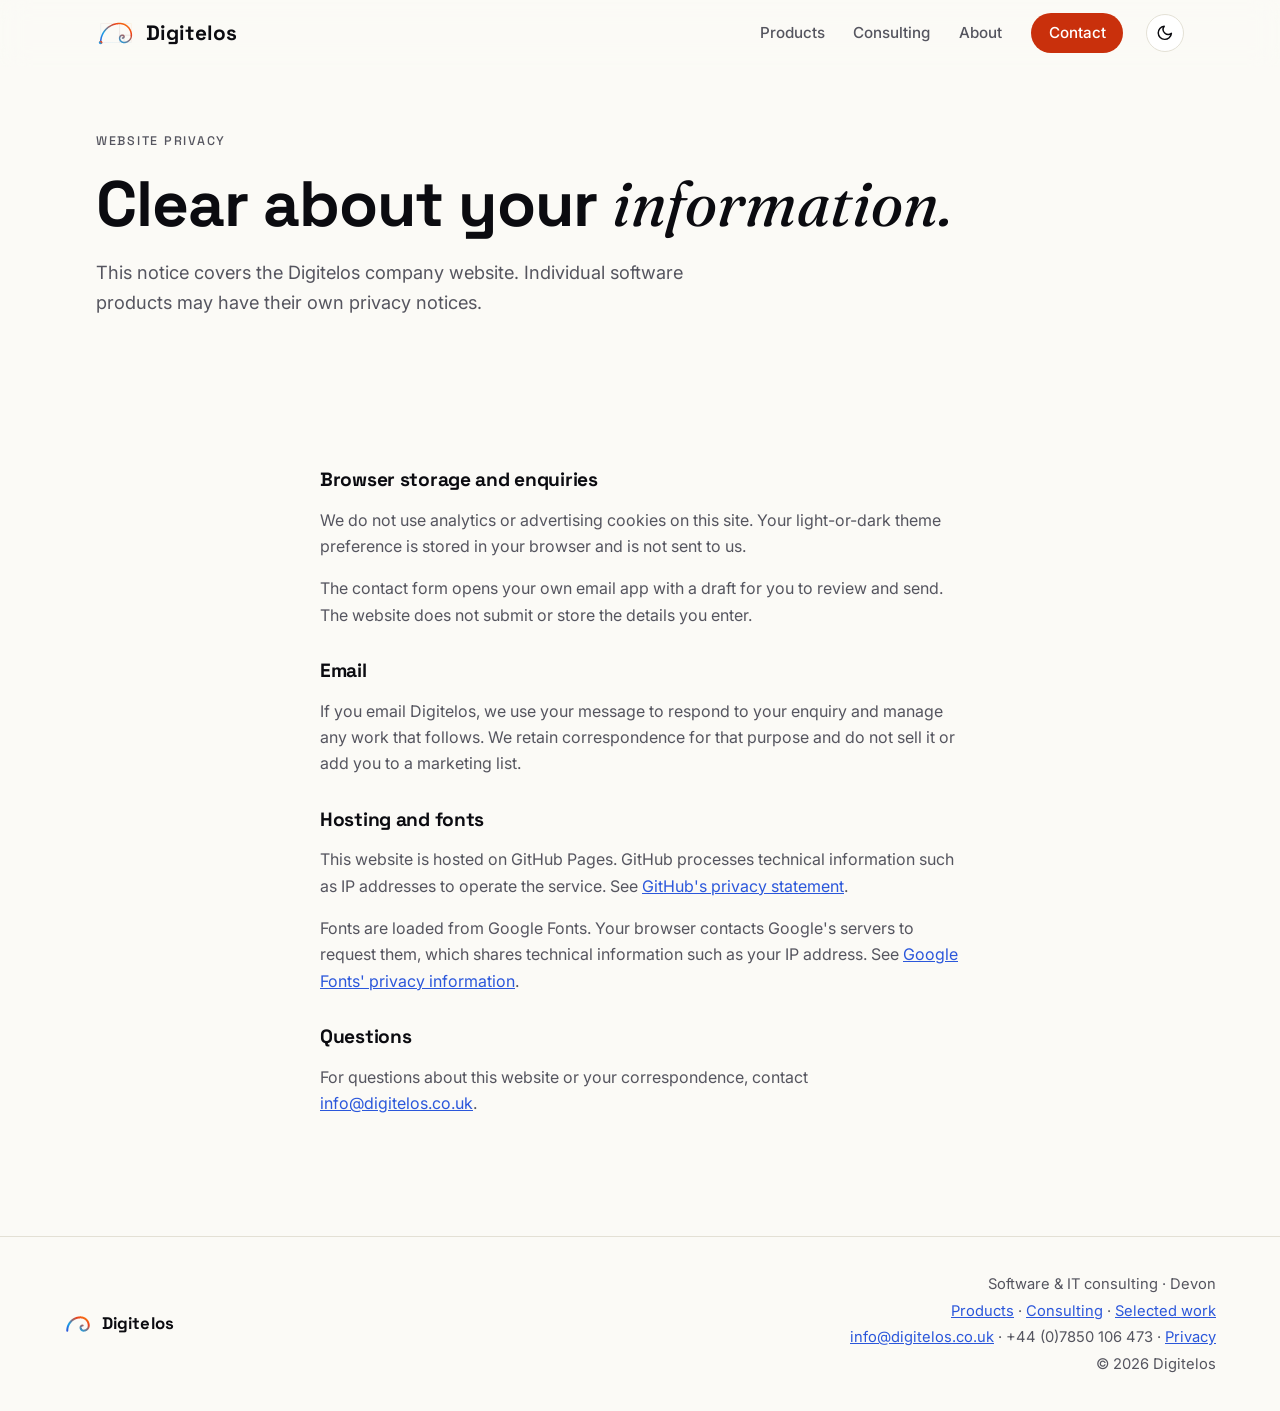
<file: privacy/index.html>
<!DOCTYPE html>
<html lang="en-GB" data-theme="light">
<head>
  <meta charset="UTF-8">
  <meta name="viewport" content="width=device-width, initial-scale=1.0">
  <title>Website Privacy - Digitelos</title>
  <meta name="description" content="How the Digitelos company website handles information, email enquiries, browser storage and third-party services.">
  <link rel="canonical" href="https://digitelos.co.uk/privacy/">

  <link rel="icon" href="/favicon.ico" sizes="48x48">
  <link rel="icon" type="image/svg+xml" href="/assets/graphics/logo/Digitelos-B-icon-simple.svg">
  <link rel="apple-touch-icon" href="/assets/graphics/favicon/apple-touch-icon-180.png">
  <link rel="manifest" href="/site.webmanifest">
  <meta name="theme-color" content="#FBFAF6">

  <meta property="og:title" content="Website Privacy - Digitelos">
  <meta property="og:description" content="How the Digitelos company website handles information, email enquiries, browser storage and third-party services.">
  <meta property="og:image" content="https://digitelos.co.uk/assets/graphics/og-company.png">
  <meta property="og:image:width" content="1200">
  <meta property="og:image:height" content="630">
  <meta property="og:image:alt" content="Digitelos - Thoughtful software. Practical IT expertise.">
  <meta property="og:type" content="website">
  <meta property="og:url" content="https://digitelos.co.uk/privacy/">

  <link rel="preconnect" href="https://fonts.googleapis.com">
  <link rel="preconnect" href="https://fonts.gstatic.com" crossorigin>
  <link rel="stylesheet" href="https://fonts.googleapis.com/css2?family=Space+Grotesk:wght@500;700&family=Inter:wght@400;500;600&family=Fraunces:ital,opsz,wght@1,9..144,430&display=swap">
  <link rel="stylesheet" href="/css/main.css">

  <script>
    // Apply saved theme before first paint to avoid a flash of the wrong theme.
    // The "js" class gates scroll-reveal hiding so content stays visible without JS.
    document.documentElement.classList.add('js');
    try {
      var t = localStorage.getItem('digitelos-theme');
      if (t === 'dark' || t === 'light') document.documentElement.dataset.theme = t;
    } catch (e) {}
  </script>

  <script type="application/ld+json">
{
  "@context": "https://schema.org",
  "@type": "LocalBusiness",
  "name": "Digitelos",
  "description": "Software products for everyday life and practical IT consulting, based in Devon.",
  "url": "https://digitelos.co.uk/",
  "email": "info@digitelos.co.uk",
  "telephone": "+44 7850 106473",
  "image": "https://digitelos.co.uk/assets/graphics/og-company.png",
  "logo": "https://digitelos.co.uk/assets/graphics/logo/Digitelos-B-icon.svg",
  "address": {
    "@type": "PostalAddress",
    "addressLocality": "Kingsbridge",
    "addressRegion": "Devon",
    "addressCountry": "GB"
  },
  "areaServed": [
    "Devon",
    "South West England"
  ],
  "founder": {
    "@type": "Person",
    "name": "Simon"
  }
}
  </script>

</head>
<body>

  <a class="skip-link" href="#main">Skip to content</a>
  <header class="site-header">
    <div class="header-inner">
      <a class="brand" href="/" aria-label="Digitelos - home">
        <img src="/assets/graphics/logo/Digitelos-B-icon.svg" alt="" width="40" height="40">
        <span class="brand-name">Digitelos</span>
      </a>
      <nav class="site-nav" aria-label="Main">
        <button class="nav-toggle" type="button" aria-expanded="false" aria-controls="nav-menu" aria-label="Menu">
          <svg class="icon-menu" viewBox="0 0 24 24" fill="none" stroke="currentColor" stroke-width="2" stroke-linecap="round" aria-hidden="true"><path d="M4 7h16M4 12h16M4 17h16"/></svg>
          <svg class="icon-close" viewBox="0 0 24 24" fill="none" stroke="currentColor" stroke-width="2" stroke-linecap="round" aria-hidden="true"><path d="M6 6l12 12M18 6L6 18"/></svg>
        </button>
        <div class="nav-menu" id="nav-menu">
          <a href="/products/">Products</a>
          <a href="/consulting/">Consulting</a>
          <a href="/about/">About</a>
          <a href="/contact/" class="nav-cta">Contact</a>
        </div>
        <button class="theme-toggle" type="button" aria-label="Dark theme" aria-pressed="false">
          <svg class="icon-moon" viewBox="0 0 24 24" fill="none" stroke="currentColor" stroke-width="2" stroke-linecap="round" stroke-linejoin="round" aria-hidden="true">
            <path d="M21 12.8A9 9 0 1 1 11.2 3a7 7 0 0 0 9.8 9.8z"/>
          </svg>
          <svg class="icon-sun" viewBox="0 0 24 24" fill="none" stroke="currentColor" stroke-width="2" stroke-linecap="round" stroke-linejoin="round" aria-hidden="true">
            <circle cx="12" cy="12" r="4"/>
            <path d="M12 2v2m0 16v2M4.9 4.9l1.4 1.4m11.4 11.4 1.4 1.4M2 12h2m16 0h2M4.9 19.1l1.4-1.4M17.7 6.3l1.4-1.4"/>
          </svg>
        </button>
      </nav>
    </div>
  </header>

  <main id="main">
    <section class="page-hero">
      <p class="eyebrow">Website privacy</p>
      <h1>Clear about your <em class="accent-serif">information.</em></h1>
      <p class="lede">This notice covers the Digitelos company website. Individual software products may have their own privacy notices.</p>
    </section>
    <section class="section prose">
      <div class="reveal">
        <h2>Browser storage and enquiries</h2><p>We do not use analytics or advertising cookies on this site. Your light-or-dark theme preference is stored in your browser and is not sent to us.</p><p>The contact form opens your own email app with a draft for you to review and send. The website does not submit or store the details you enter.</p>
        <h2>Email</h2><p>If you email Digitelos, we use your message to respond to your enquiry and manage any work that follows. We retain correspondence for that purpose and do not sell it or add you to a marketing list.</p>
        <h2>Hosting and fonts</h2><p>This website is hosted on GitHub Pages. GitHub processes technical information such as IP addresses to operate the service. See <a href="https://docs.github.com/en/site-policy/privacy-policies/github-general-privacy-statement">GitHub's privacy statement</a>.</p><p>Fonts are loaded from Google Fonts. Your browser contacts Google's servers to request them, which shares technical information such as your IP address. See <a href="https://developers.google.com/fonts/faq/privacy">Google Fonts' privacy information</a>.</p>
        <h2>Questions</h2><p>For questions about this website or your correspondence, contact <a href="mailto:info@digitelos.co.uk">info@digitelos.co.uk</a>.</p>
      </div>
    </section>
  </main>

  <footer class="site-footer">
    <div class="footer-inner">
      <a class="brand brand-footer" href="/">
        <img src="/assets/graphics/logo/Digitelos-B-icon-simple.svg" alt="" width="28" height="28">
        <span class="brand-name">Digitelos</span>
      </a>
      <div class="footer-meta">
        <p>Software &amp; IT consulting · Devon</p>
        <p><a href="/products/">Products</a> · <a href="/consulting/">Consulting</a> · <a href="/work/">Selected work</a></p>
        <p><a href="mailto:info@digitelos.co.uk">info@digitelos.co.uk</a> · <a class="footer-phone" href="tel:+447850106473">+44 (0)7850 106 473</a> · <a href="/privacy/">Privacy</a></p>
        <p>&copy; <span data-year>2026</span> Digitelos</p>
      </div>
    </div>
  </footer>

  <script src="/js/main.js"></script>
</body>
</html>
</file>
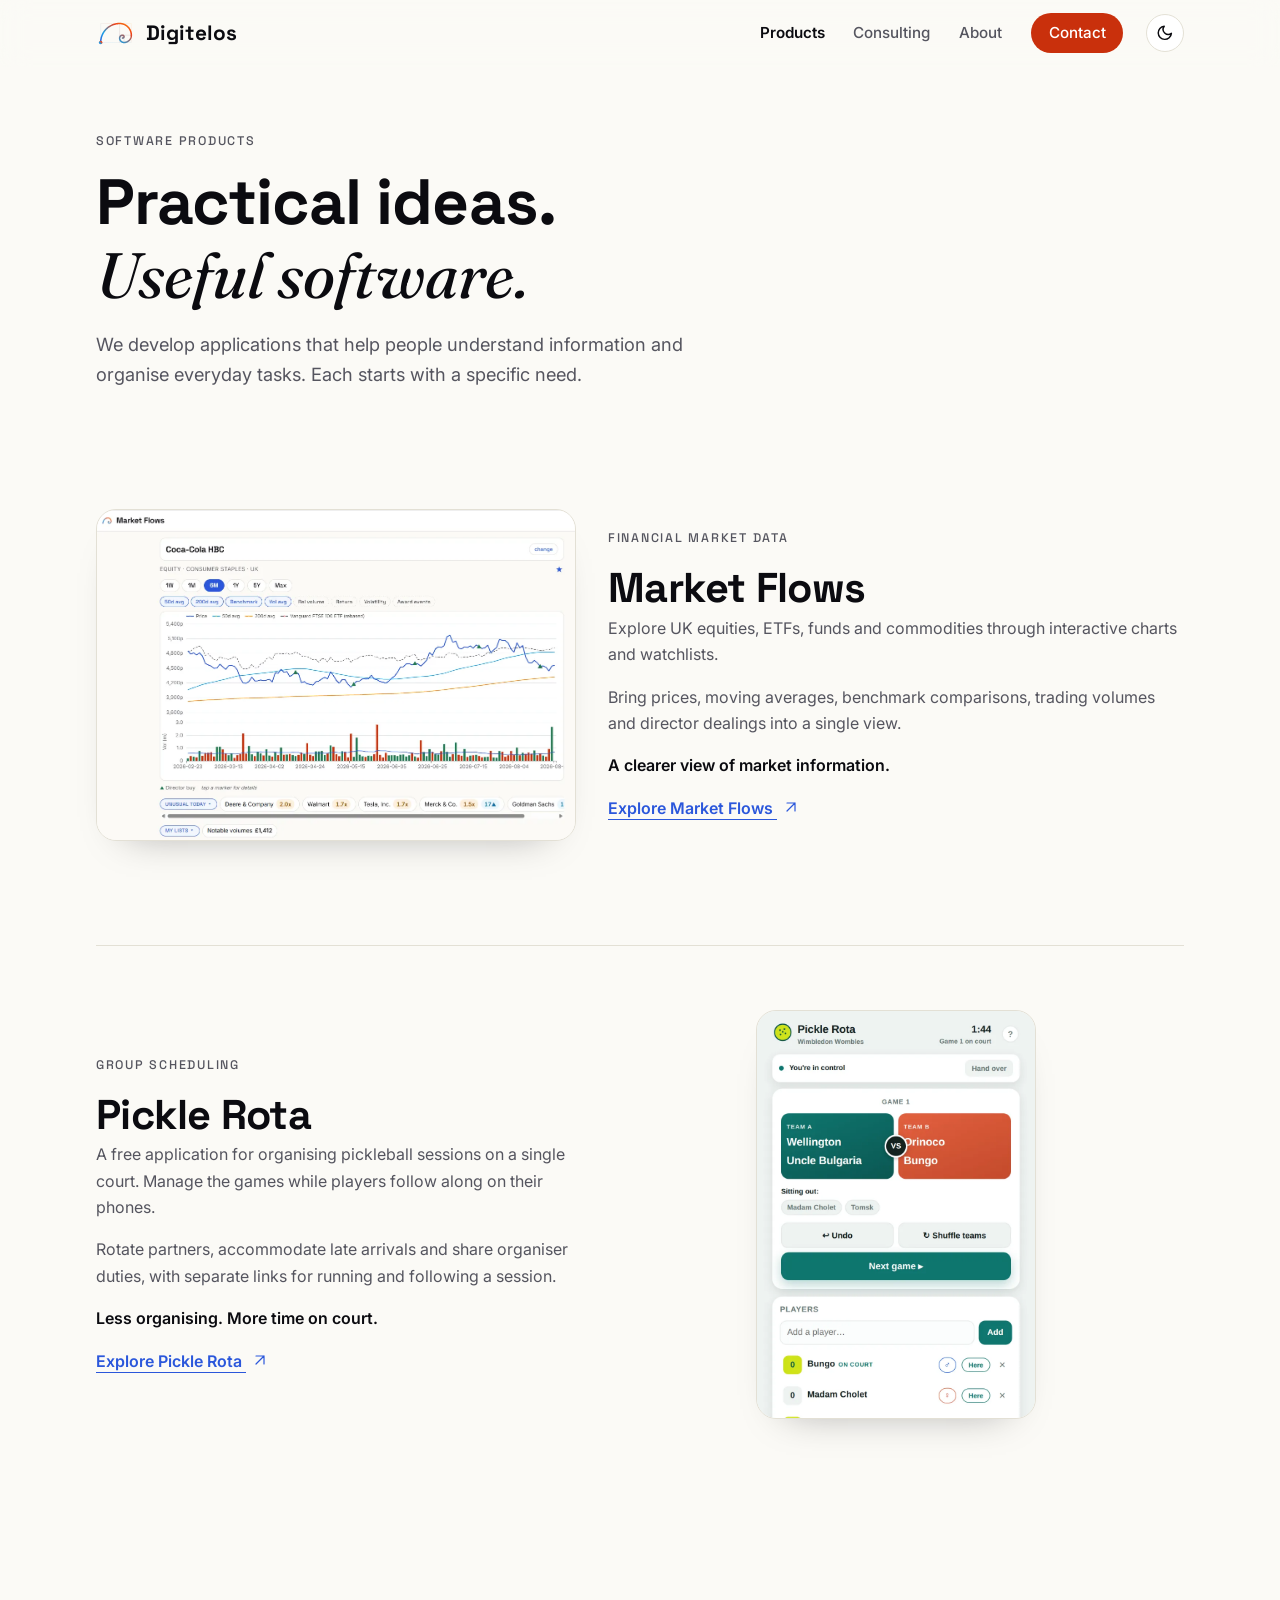
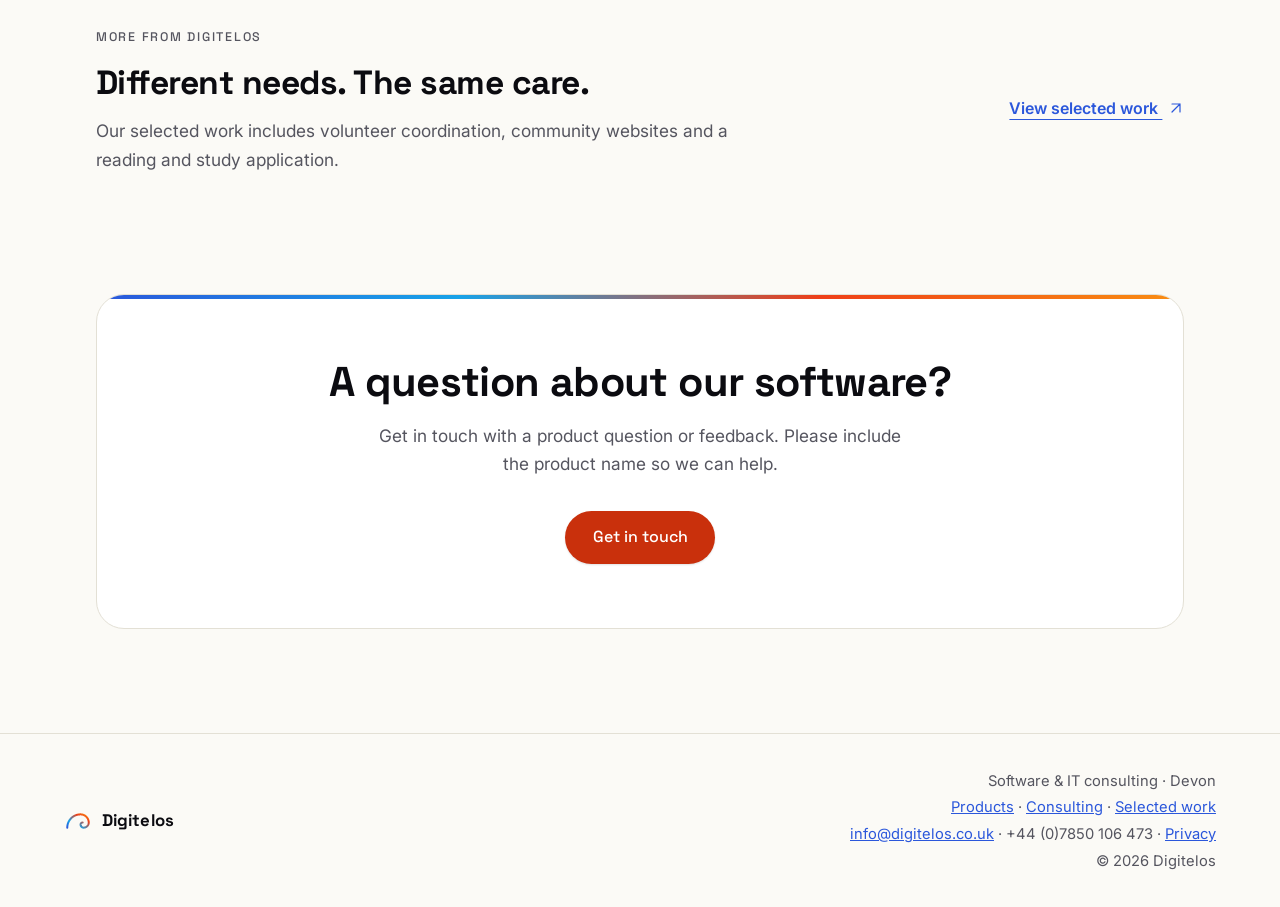
<file: products/index.html>
<!DOCTYPE html>
<html lang="en-GB" data-theme="light">
<head>
  <meta charset="UTF-8">
  <meta name="viewport" content="width=device-width, initial-scale=1.0">
  <title>Software Products - Digitelos</title>
  <meta name="description" content="Explore software from Digitelos, including Market Flows for financial market data and Pickle Rota for organising pickleball sessions.">
  <link rel="canonical" href="https://digitelos.co.uk/products/">

  <link rel="icon" href="/favicon.ico" sizes="48x48">
  <link rel="icon" type="image/svg+xml" href="/assets/graphics/logo/Digitelos-B-icon-simple.svg">
  <link rel="apple-touch-icon" href="/assets/graphics/favicon/apple-touch-icon-180.png">
  <link rel="manifest" href="/site.webmanifest">
  <meta name="theme-color" content="#FBFAF6">

  <meta property="og:title" content="Software Products - Digitelos">
  <meta property="og:description" content="Explore software from Digitelos, including Market Flows for financial market data and Pickle Rota for organising pickleball sessions.">
  <meta property="og:image" content="https://digitelos.co.uk/assets/graphics/og-company.png">
  <meta property="og:image:width" content="1200">
  <meta property="og:image:height" content="630">
  <meta property="og:image:alt" content="Digitelos - Thoughtful software. Practical IT expertise.">
  <meta property="og:type" content="website">
  <meta property="og:url" content="https://digitelos.co.uk/products/">

  <link rel="preconnect" href="https://fonts.googleapis.com">
  <link rel="preconnect" href="https://fonts.gstatic.com" crossorigin>
  <link rel="stylesheet" href="https://fonts.googleapis.com/css2?family=Space+Grotesk:wght@500;700&family=Inter:wght@400;500;600&family=Fraunces:ital,opsz,wght@1,9..144,430&display=swap">
  <link rel="stylesheet" href="/css/main.css">

  <script>
    // Apply saved theme before first paint to avoid a flash of the wrong theme.
    // The "js" class gates scroll-reveal hiding so content stays visible without JS.
    document.documentElement.classList.add('js');
    try {
      var t = localStorage.getItem('digitelos-theme');
      if (t === 'dark' || t === 'light') document.documentElement.dataset.theme = t;
    } catch (e) {}
  </script>

  <script type="application/ld+json">
{
  "@context": "https://schema.org",
  "@type": "LocalBusiness",
  "name": "Digitelos",
  "description": "Software products for everyday life and practical IT consulting, based in Devon.",
  "url": "https://digitelos.co.uk/",
  "email": "info@digitelos.co.uk",
  "telephone": "+44 7850 106473",
  "image": "https://digitelos.co.uk/assets/graphics/og-company.png",
  "logo": "https://digitelos.co.uk/assets/graphics/logo/Digitelos-B-icon.svg",
  "address": {
    "@type": "PostalAddress",
    "addressLocality": "Kingsbridge",
    "addressRegion": "Devon",
    "addressCountry": "GB"
  },
  "areaServed": [
    "Devon",
    "South West England"
  ],
  "founder": {
    "@type": "Person",
    "name": "Simon"
  }
}
  </script>

</head>
<body>

  <a class="skip-link" href="#main">Skip to content</a>
  <header class="site-header">
    <div class="header-inner">
      <a class="brand" href="/" aria-label="Digitelos - home">
        <img src="/assets/graphics/logo/Digitelos-B-icon.svg" alt="" width="40" height="40">
        <span class="brand-name">Digitelos</span>
      </a>
      <nav class="site-nav" aria-label="Main">
        <button class="nav-toggle" type="button" aria-expanded="false" aria-controls="nav-menu" aria-label="Menu">
          <svg class="icon-menu" viewBox="0 0 24 24" fill="none" stroke="currentColor" stroke-width="2" stroke-linecap="round" aria-hidden="true"><path d="M4 7h16M4 12h16M4 17h16"/></svg>
          <svg class="icon-close" viewBox="0 0 24 24" fill="none" stroke="currentColor" stroke-width="2" stroke-linecap="round" aria-hidden="true"><path d="M6 6l12 12M18 6L6 18"/></svg>
        </button>
        <div class="nav-menu" id="nav-menu">
          <a href="/products/" aria-current="page">Products</a>
          <a href="/consulting/">Consulting</a>
          <a href="/about/">About</a>
          <a href="/contact/" class="nav-cta">Contact</a>
        </div>
        <button class="theme-toggle" type="button" aria-label="Dark theme" aria-pressed="false">
          <svg class="icon-moon" viewBox="0 0 24 24" fill="none" stroke="currentColor" stroke-width="2" stroke-linecap="round" stroke-linejoin="round" aria-hidden="true">
            <path d="M21 12.8A9 9 0 1 1 11.2 3a7 7 0 0 0 9.8 9.8z"/>
          </svg>
          <svg class="icon-sun" viewBox="0 0 24 24" fill="none" stroke="currentColor" stroke-width="2" stroke-linecap="round" stroke-linejoin="round" aria-hidden="true">
            <circle cx="12" cy="12" r="4"/>
            <path d="M12 2v2m0 16v2M4.9 4.9l1.4 1.4m11.4 11.4 1.4 1.4M2 12h2m16 0h2M4.9 19.1l1.4-1.4M17.7 6.3l1.4-1.4"/>
          </svg>
        </button>
      </nav>
    </div>
  </header>

  <main id="main">
    <section class="page-hero">
      <p class="eyebrow">Software products</p>
      <h1>Practical ideas.<br><em class="accent-serif">Useful software.</em></h1>
      <p class="lede">We develop applications that help people understand information and organise everyday tasks. Each starts with a specific need.</p>
    </section>
    <section class="section projects product-list">
      <article class="project reveal" id="market-flows">
        <figure class="project-figure">
          <img src="/assets/graphics/work/market-flows-front.webp" alt="Market Flows showing a six-month price chart for a UK equity with moving averages, a benchmark comparison, volume bars and director-buy markers" width="1145" height="791" loading="lazy">
          <img class="shot-secondary" src="/assets/graphics/work/market-flows-picker.webp" alt="The instrument picker with search, watchlists and UK sectors filtered by equity, ETF, fund or commodity" width="988" height="615" loading="lazy">
        </figure>
        <div class="project-body"><p class="eyebrow">Financial market data</p><h2>Market Flows</h2><p>Explore UK equities, ETFs, funds and commodities through interactive charts and watchlists.</p><p>Bring prices, moving averages, benchmark comparisons, trading volumes and director dealings into a single view.</p><p class="project-outcome">A clearer view of market information.</p><a class="text-link" href="https://flows.digitelos.co.uk">Explore Market Flows <svg class="link-arrow" viewBox="0 0 24 24" fill="none" stroke="currentColor" stroke-width="1.8" stroke-linecap="round" stroke-linejoin="round" aria-hidden="true"><path d="M6 18 18 6M6 6h12v12"/></svg></a></div>
      </article>
      <article class="project project-flip reveal" id="pickle-rota">
        <figure class="project-figure">
          <img class="shot-portrait" src="/assets/graphics/work/pickle-rota-game.webp" alt="Pickle Rota on a phone: game 1 on court, Team A against Team B, two players sitting out, with undo, shuffle and next-game buttons" width="762" height="1116" loading="lazy">
        </figure>
        <div class="project-body"><p class="eyebrow">Group scheduling</p><h2>Pickle Rota</h2><p>A free application for organising pickleball sessions on a single court. Manage the games while players follow along on their phones.</p><p>Rotate partners, accommodate late arrivals and share organiser duties, with separate links for running and following a session.</p><p class="project-outcome">Less organising. More time on court.</p><a class="text-link" href="https://pickle-rota.digitelos.co.uk">Explore Pickle Rota <svg class="link-arrow" viewBox="0 0 24 24" fill="none" stroke="currentColor" stroke-width="1.8" stroke-linecap="round" stroke-linejoin="round" aria-hidden="true"><path d="M6 18 18 6M6 6h12v12"/></svg></a></div>
      </article>
    </section>
    <section class="section selected-note reveal">
      <div><p class="eyebrow">More from Digitelos</p><h2>Different needs. The same care.</h2><p class="section-lede">Our selected work includes volunteer coordination, community websites and a reading and study application.</p></div>
      <a class="text-link" href="/work/">View selected work <svg class="link-arrow" viewBox="0 0 24 24" fill="none" stroke="currentColor" stroke-width="1.8" stroke-linecap="round" stroke-linejoin="round" aria-hidden="true"><path d="M6 18 18 6M6 6h12v12"/></svg></a>
    </section>
    <section class="section">
      <div class="contact-panel reveal">
        <h2>A question about our software?</h2>
        <p class="section-lede">Get in touch with a product question or feedback. Please include the product name so we can help.</p>
        <a class="btn btn-primary" href="/contact/">Get in touch</a>
      </div>
    </section>
  </main>

  <footer class="site-footer">
    <div class="footer-inner">
      <a class="brand brand-footer" href="/">
        <img src="/assets/graphics/logo/Digitelos-B-icon-simple.svg" alt="" width="28" height="28">
        <span class="brand-name">Digitelos</span>
      </a>
      <div class="footer-meta">
        <p>Software &amp; IT consulting · Devon</p>
        <p><a href="/products/">Products</a> · <a href="/consulting/">Consulting</a> · <a href="/work/">Selected work</a></p>
        <p><a href="mailto:info@digitelos.co.uk">info@digitelos.co.uk</a> · <a class="footer-phone" href="tel:+447850106473">+44 (0)7850 106 473</a> · <a href="/privacy/">Privacy</a></p>
        <p>&copy; <span data-year>2026</span> Digitelos</p>
      </div>
    </div>
  </footer>

  <script src="/js/main.js"></script>
</body>
</html>
</file>
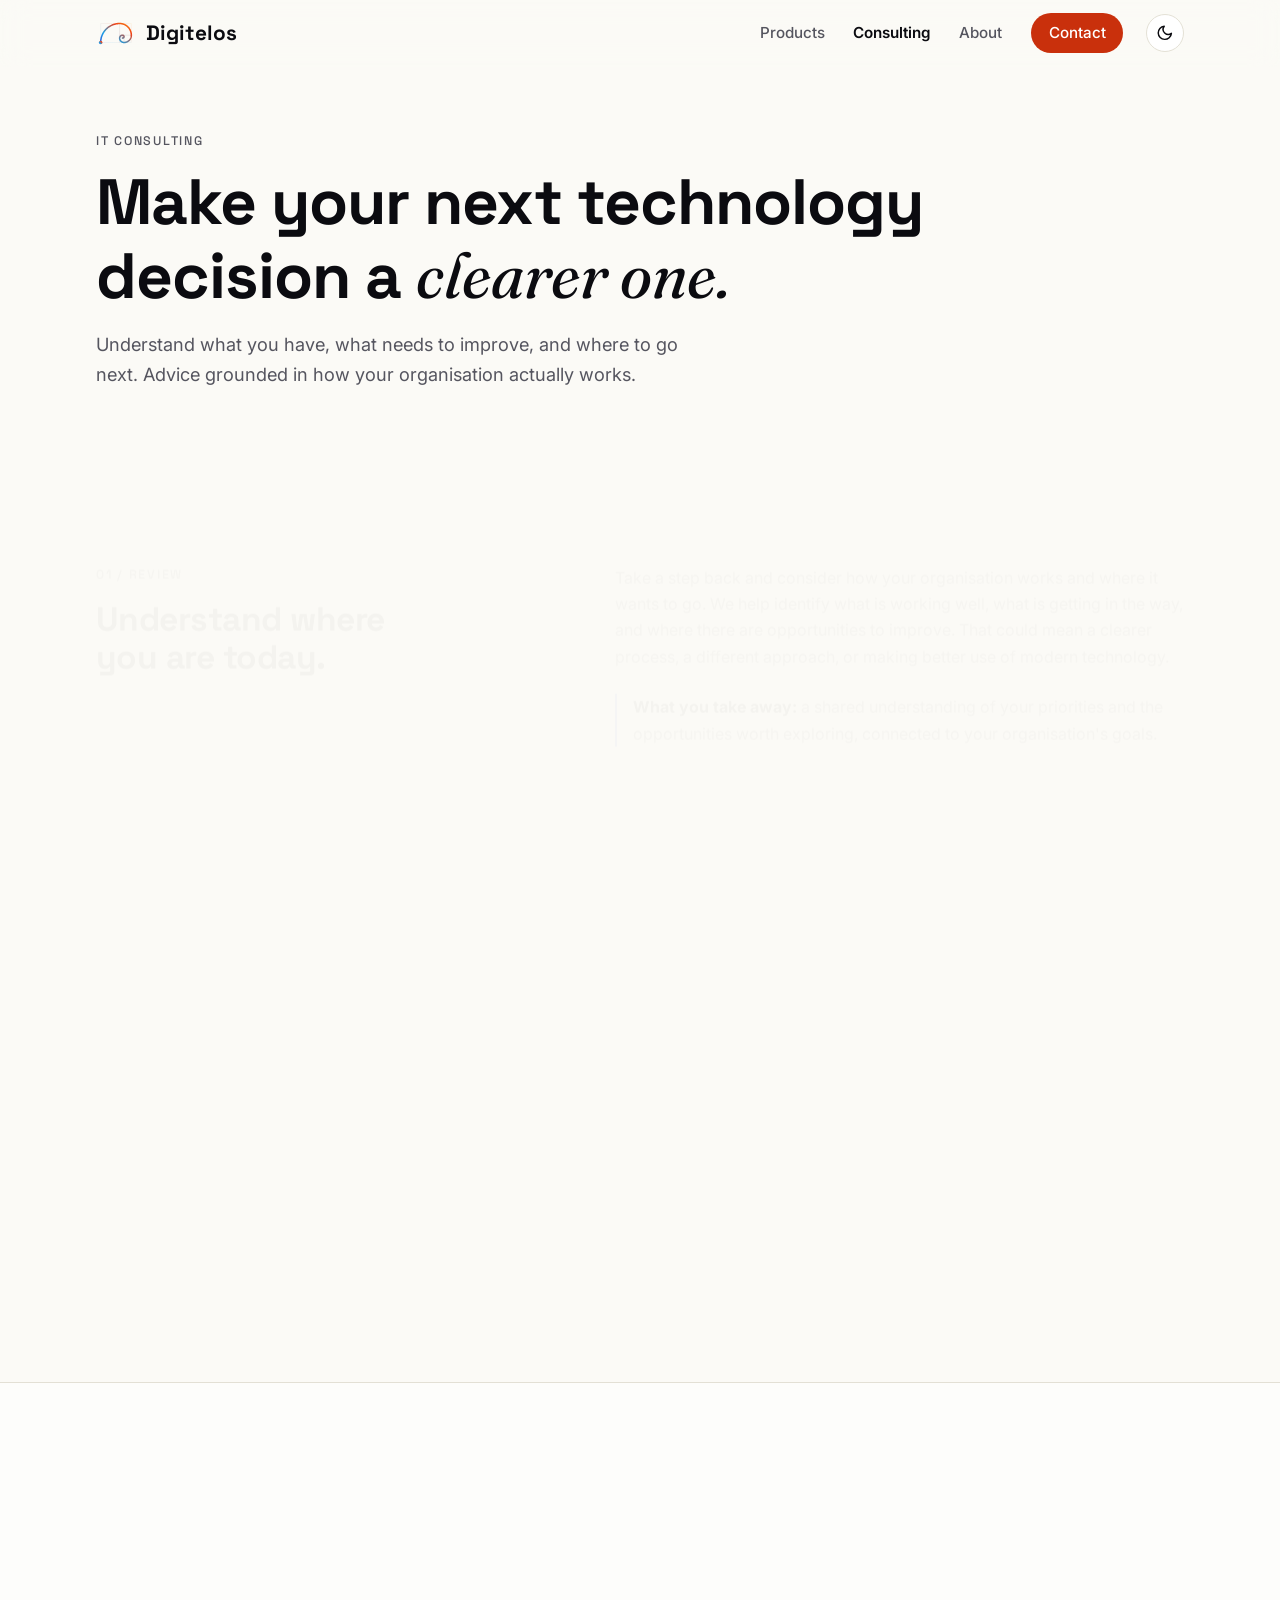
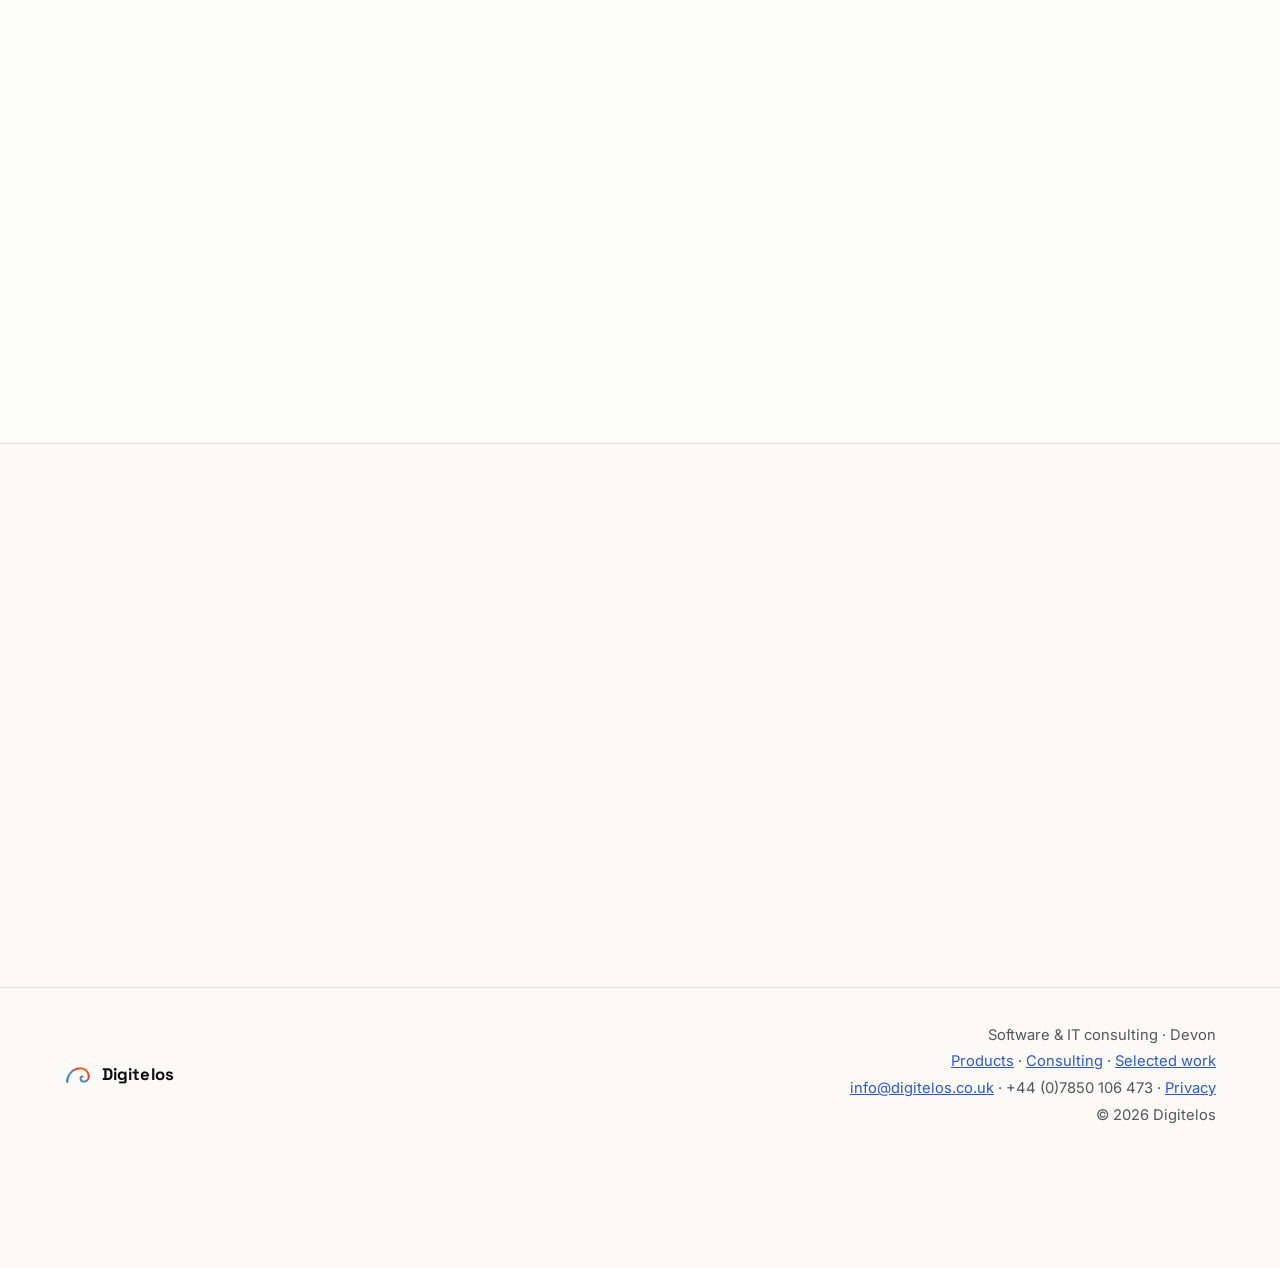
<file: services/index.html>
<!DOCTYPE html>
<html lang="en-GB">
<head>
  <meta charset="UTF-8">
  <meta name="viewport" content="width=device-width, initial-scale=1">
  <title>IT Consulting - Digitelos</title>
  <meta http-equiv="refresh" content="0; url=/consulting/">
  <link rel="canonical" href="https://digitelos.co.uk/consulting/">
  <meta name="robots" content="noindex">
</head>
<body><main><h1>IT consulting at Digitelos</h1><p>This page has moved. <a href="/consulting/">Explore IT consulting</a>.</p></main></body>
</html>
</file>
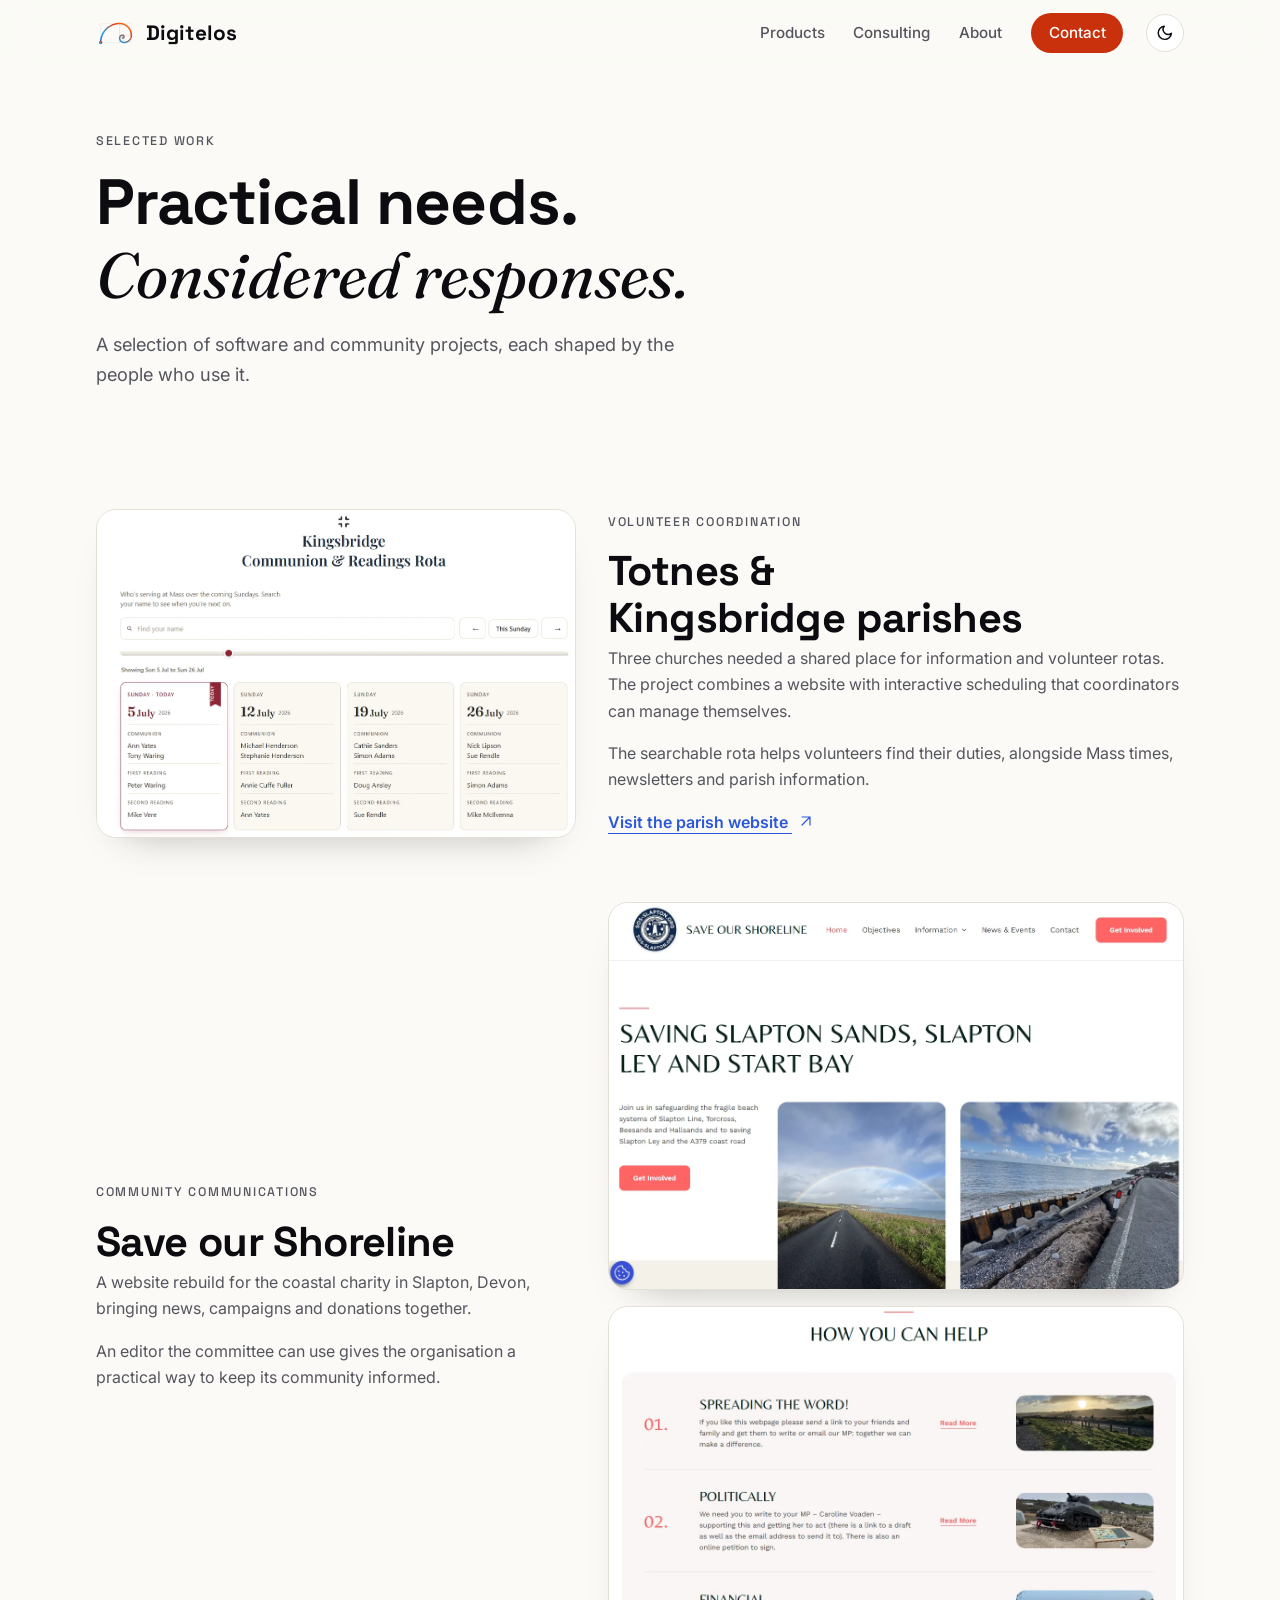
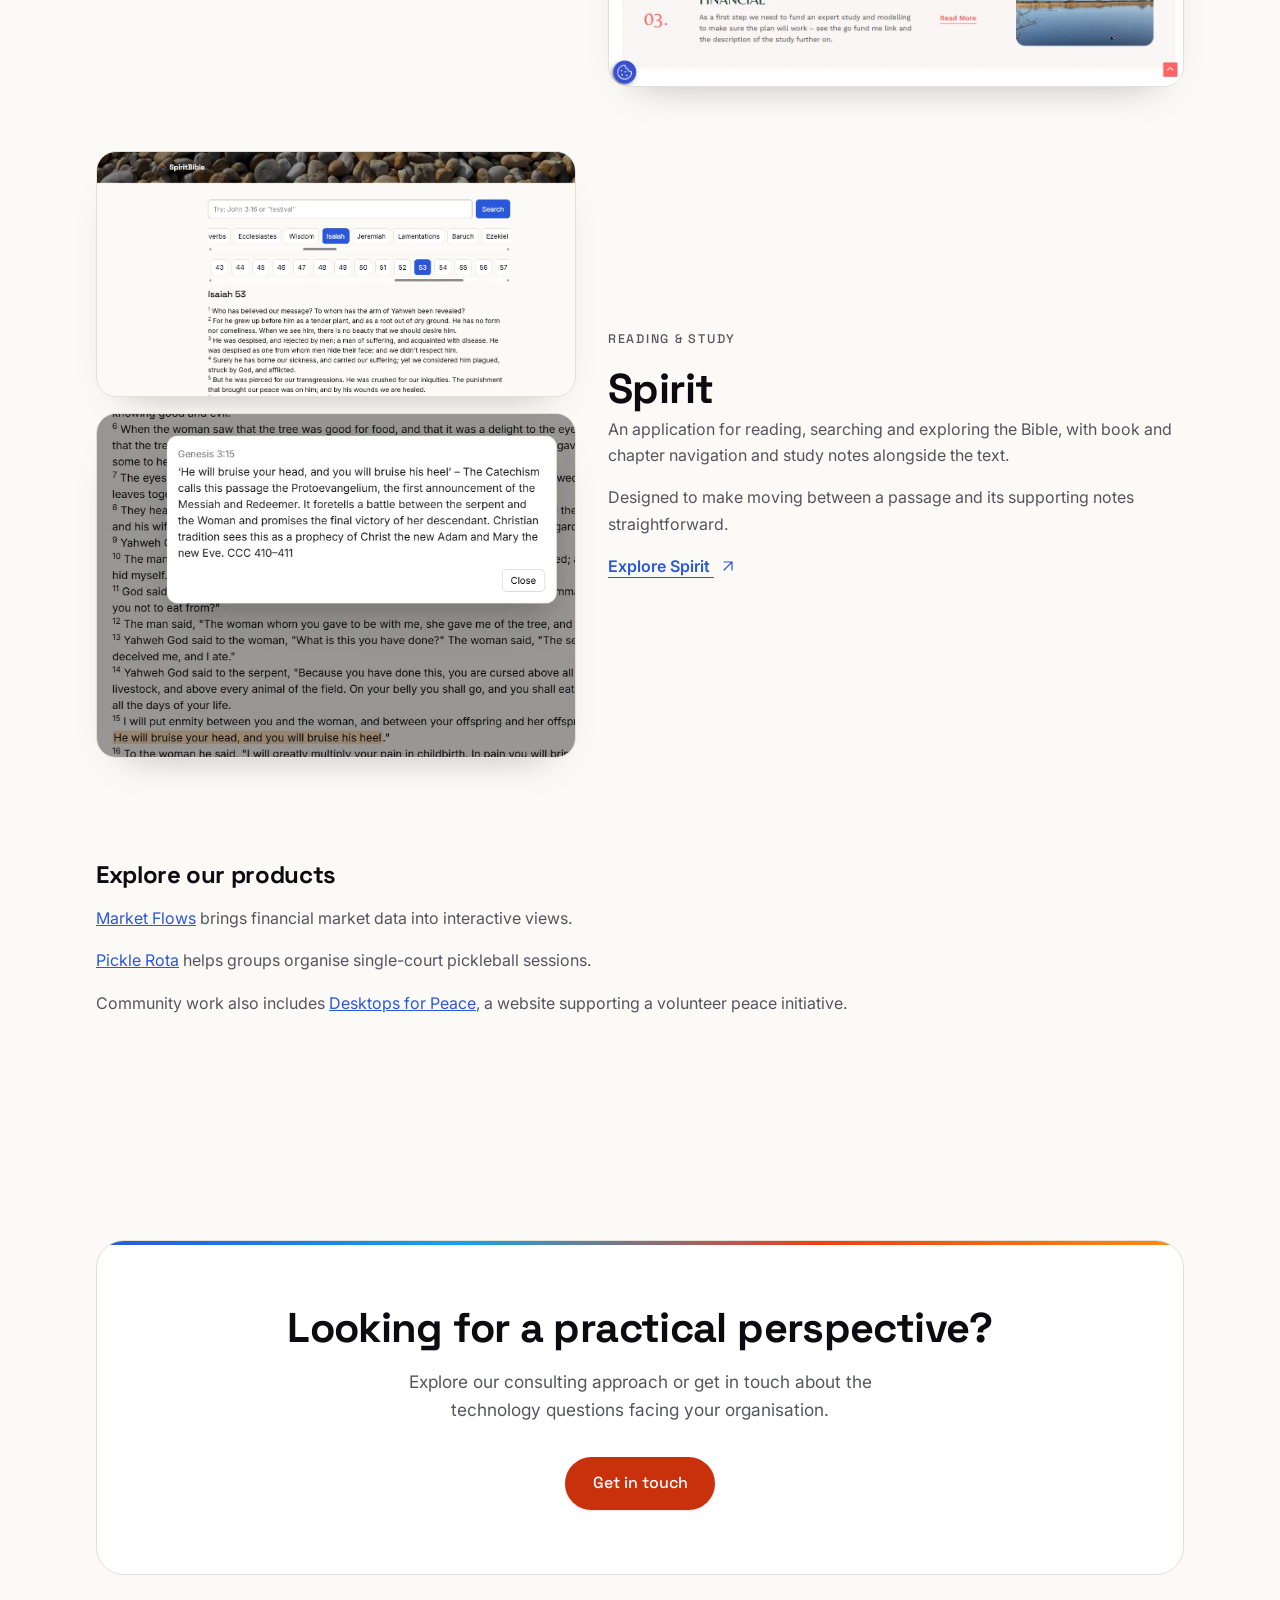
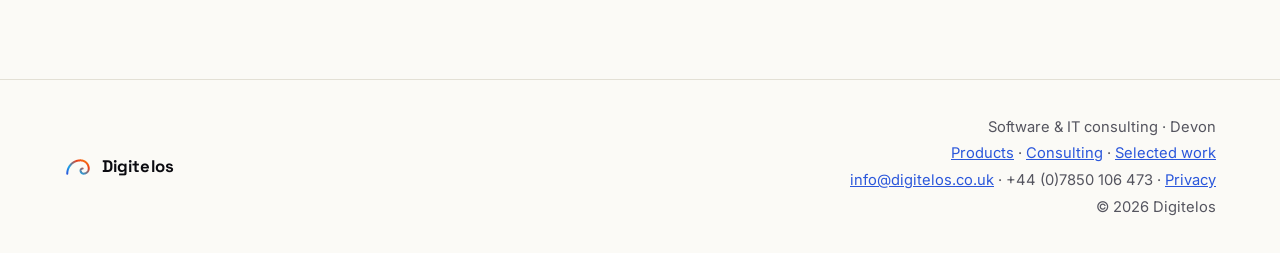
<file: work/index.html>
<!DOCTYPE html>
<html lang="en-GB" data-theme="light">
<head>
  <meta charset="UTF-8">
  <meta name="viewport" content="width=device-width, initial-scale=1.0">
  <title>Selected Work - Digitelos</title>
  <meta name="description" content="Selected software and community projects from Digitelos, including volunteer coordination, charity communications and a reading and study application.">
  <link rel="canonical" href="https://digitelos.co.uk/work/">

  <link rel="icon" href="/favicon.ico" sizes="48x48">
  <link rel="icon" type="image/svg+xml" href="/assets/graphics/logo/Digitelos-B-icon-simple.svg">
  <link rel="apple-touch-icon" href="/assets/graphics/favicon/apple-touch-icon-180.png">
  <link rel="manifest" href="/site.webmanifest">
  <meta name="theme-color" content="#FBFAF6">

  <meta property="og:title" content="Selected Work - Digitelos">
  <meta property="og:description" content="Selected software and community projects from Digitelos, including volunteer coordination, charity communications and a reading and study application.">
  <meta property="og:image" content="https://digitelos.co.uk/assets/graphics/og-company.png">
  <meta property="og:image:width" content="1200">
  <meta property="og:image:height" content="630">
  <meta property="og:image:alt" content="Digitelos - Thoughtful software. Practical IT expertise.">
  <meta property="og:type" content="website">
  <meta property="og:url" content="https://digitelos.co.uk/work/">

  <link rel="preconnect" href="https://fonts.googleapis.com">
  <link rel="preconnect" href="https://fonts.gstatic.com" crossorigin>
  <link rel="stylesheet" href="https://fonts.googleapis.com/css2?family=Space+Grotesk:wght@500;700&family=Inter:wght@400;500;600&family=Fraunces:ital,opsz,wght@1,9..144,430&display=swap">
  <link rel="stylesheet" href="/css/main.css">

  <script>
    // Apply saved theme before first paint to avoid a flash of the wrong theme.
    // The "js" class gates scroll-reveal hiding so content stays visible without JS.
    document.documentElement.classList.add('js');
    try {
      var t = localStorage.getItem('digitelos-theme');
      if (t === 'dark' || t === 'light') document.documentElement.dataset.theme = t;
    } catch (e) {}
  </script>

  <script type="application/ld+json">
{
  "@context": "https://schema.org",
  "@type": "LocalBusiness",
  "name": "Digitelos",
  "description": "Software products for everyday life and practical IT consulting, based in Devon.",
  "url": "https://digitelos.co.uk/",
  "email": "info@digitelos.co.uk",
  "telephone": "+44 7850 106473",
  "image": "https://digitelos.co.uk/assets/graphics/og-company.png",
  "logo": "https://digitelos.co.uk/assets/graphics/logo/Digitelos-B-icon.svg",
  "address": {
    "@type": "PostalAddress",
    "addressLocality": "Kingsbridge",
    "addressRegion": "Devon",
    "addressCountry": "GB"
  },
  "areaServed": [
    "Devon",
    "South West England"
  ],
  "founder": {
    "@type": "Person",
    "name": "Simon"
  }
}
  </script>

</head>
<body>

  <a class="skip-link" href="#main">Skip to content</a>
  <header class="site-header">
    <div class="header-inner">
      <a class="brand" href="/" aria-label="Digitelos - home">
        <img src="/assets/graphics/logo/Digitelos-B-icon.svg" alt="" width="40" height="40">
        <span class="brand-name">Digitelos</span>
      </a>
      <nav class="site-nav" aria-label="Main">
        <button class="nav-toggle" type="button" aria-expanded="false" aria-controls="nav-menu" aria-label="Menu">
          <svg class="icon-menu" viewBox="0 0 24 24" fill="none" stroke="currentColor" stroke-width="2" stroke-linecap="round" aria-hidden="true"><path d="M4 7h16M4 12h16M4 17h16"/></svg>
          <svg class="icon-close" viewBox="0 0 24 24" fill="none" stroke="currentColor" stroke-width="2" stroke-linecap="round" aria-hidden="true"><path d="M6 6l12 12M18 6L6 18"/></svg>
        </button>
        <div class="nav-menu" id="nav-menu">
          <a href="/products/">Products</a>
          <a href="/consulting/">Consulting</a>
          <a href="/about/">About</a>
          <a href="/contact/" class="nav-cta">Contact</a>
        </div>
        <button class="theme-toggle" type="button" aria-label="Dark theme" aria-pressed="false">
          <svg class="icon-moon" viewBox="0 0 24 24" fill="none" stroke="currentColor" stroke-width="2" stroke-linecap="round" stroke-linejoin="round" aria-hidden="true">
            <path d="M21 12.8A9 9 0 1 1 11.2 3a7 7 0 0 0 9.8 9.8z"/>
          </svg>
          <svg class="icon-sun" viewBox="0 0 24 24" fill="none" stroke="currentColor" stroke-width="2" stroke-linecap="round" stroke-linejoin="round" aria-hidden="true">
            <circle cx="12" cy="12" r="4"/>
            <path d="M12 2v2m0 16v2M4.9 4.9l1.4 1.4m11.4 11.4 1.4 1.4M2 12h2m16 0h2M4.9 19.1l1.4-1.4M17.7 6.3l1.4-1.4"/>
          </svg>
        </button>
      </nav>
    </div>
  </header>

  <main id="main">
    <section class="page-hero">
      <p class="eyebrow">Selected work</p>
      <h1>Practical needs.<br><em class="accent-serif">Considered responses.</em></h1>
      <p class="lede">A selection of software and community projects, each shaped by the people who use it.</p>
    </section>
    <section class="section projects">
      <article id="totnes-kingsbridge" class="project reveal">
        <figure class="project-figure">
          <img src="/assets/graphics/work/parish-rota.webp" alt="The Kingsbridge communion and readings rota, searchable by name" width="1147" height="786" loading="lazy">
        </figure>
        <div class="project-body"><p class="eyebrow">Volunteer coordination</p><h2>Totnes &amp; Kingsbridge parishes</h2><p>Three churches needed a shared place for information and volunteer rotas. The project combines a website with interactive scheduling that coordinators can manage themselves.</p><p>The searchable rota helps volunteers find their duties, alongside Mass times, newsletters and parish information.</p><a class="text-link" href="https://totneskingsbridgerc.uk">Visit the parish website <svg class="link-arrow" viewBox="0 0 24 24" fill="none" stroke="currentColor" stroke-width="1.8" stroke-linecap="round" stroke-linejoin="round" aria-hidden="true"><path d="M6 18 18 6M6 6h12v12"/></svg></a></div>
      </article>
      <article id="save-our-shoreline" class="project project-flip reveal">
        <figure class="project-figure">
          <img src="/assets/graphics/work/sos-front.webp" alt="Save our Shoreline website homepage - Saving Slapton Sands, Slapton Ley and Start Bay" width="1231" height="828" loading="lazy">
          <img class="shot-secondary" src="/assets/graphics/work/sos-panels.webp" alt="The How-you-can-help section: spreading the word, writing to the MP, and funding the expert study" width="1244" height="820" loading="lazy">
        </figure>
        <div class="project-body"><p class="eyebrow">Community communications</p><h2>Save our Shoreline</h2><p>A website rebuild for the coastal charity in Slapton, Devon, bringing news, campaigns and donations together.</p><p>An editor the committee can use gives the organisation a practical way to keep its community informed.</p></div>
      </article>
      <article id="spirit" class="project reveal">
        <figure class="project-figure">
          <img src="/assets/graphics/work/spirit-front.webp" alt="SpiritBible showing Isaiah 53 with a search box and scrolling book and chapter navigation" width="1165" height="595" loading="lazy">
          <img class="shot-secondary" src="/assets/graphics/work/spirit-note.webp" alt="A study note on Genesis 3:15 opened over the passage text" width="706" height="507" loading="lazy">
        </figure>
        <div class="project-body"><p class="eyebrow">Reading &amp; study</p><h2>Spirit</h2><p>An application for reading, searching and exploring the Bible, with book and chapter navigation and study notes alongside the text.</p><p>Designed to make moving between a passage and its supporting notes straightforward.</p><a class="text-link" href="https://spirit.digitelos.co.uk">Explore Spirit <svg class="link-arrow" viewBox="0 0 24 24" fill="none" stroke="currentColor" stroke-width="1.8" stroke-linecap="round" stroke-linejoin="round" aria-hidden="true"><path d="M6 18 18 6M6 6h12v12"/></svg></a></div>
      </article>
    </section>
    <section class="section archive-links reveal" aria-labelledby="software-links">
      <h2 id="software-links">Explore our products</h2>
      <p id="market-flows"><a href="/products/#market-flows">Market Flows</a> brings financial market data into interactive views.</p>
      <p id="pickle-rota"><a href="/products/#pickle-rota">Pickle Rota</a> helps groups organise single-court pickleball sessions.</p>
      <p id="desktops-for-peace">Community work also includes <a href="https://desktopsforpeace.com">Desktops for Peace</a>, a website supporting a volunteer peace initiative.</p>
    </section>    <section class="section">
      <div class="contact-panel reveal">
        <h2>Looking for a practical perspective?</h2>
        <p class="section-lede">Explore our consulting approach or get in touch about the technology questions facing your organisation.</p>
        <a class="btn btn-primary" href="/contact/">Get in touch</a>
      </div>
    </section>
  </main>

  <footer class="site-footer">
    <div class="footer-inner">
      <a class="brand brand-footer" href="/">
        <img src="/assets/graphics/logo/Digitelos-B-icon-simple.svg" alt="" width="28" height="28">
        <span class="brand-name">Digitelos</span>
      </a>
      <div class="footer-meta">
        <p>Software &amp; IT consulting · Devon</p>
        <p><a href="/products/">Products</a> · <a href="/consulting/">Consulting</a> · <a href="/work/">Selected work</a></p>
        <p><a href="mailto:info@digitelos.co.uk">info@digitelos.co.uk</a> · <a class="footer-phone" href="tel:+447850106473">+44 (0)7850 106 473</a> · <a href="/privacy/">Privacy</a></p>
        <p>&copy; <span data-year>2026</span> Digitelos</p>
      </div>
    </div>
  </footer>

  <script src="/js/main.js"></script>
</body>
</html>
</file>
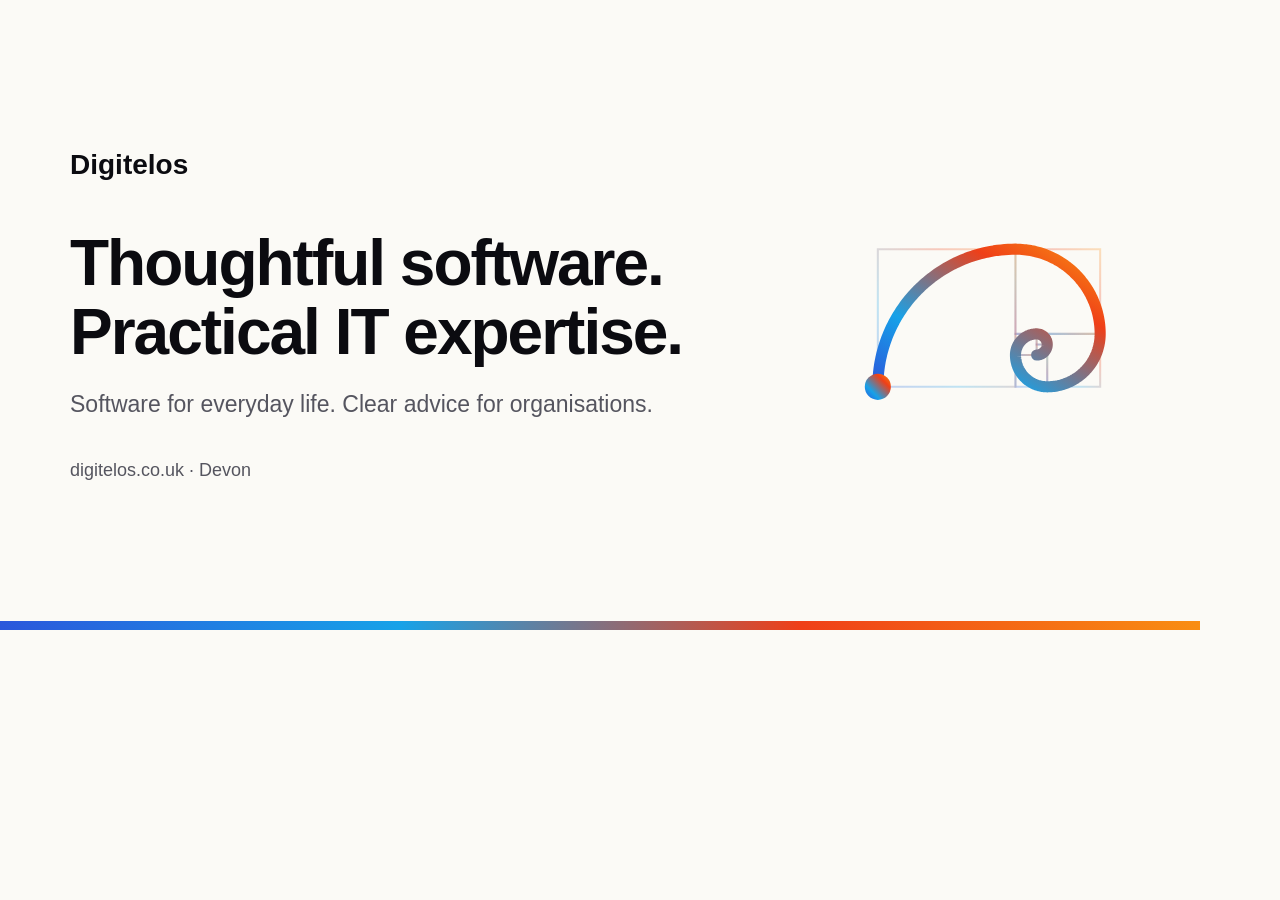
<file: docs/social-card.html>
<!DOCTYPE html>
<html lang="en-GB">
<head>
<meta charset="UTF-8">
<meta name="robots" content="noindex">
<title>Digitelos social sharing card</title>
<style>
* { box-sizing: border-box; }
body { margin: 0; width: 1200px; height: 630px; overflow: hidden; background: #FBFAF6; color: #0B0B10; font-family: Arial, sans-serif; }
main { height: 100%; padding: 64px 70px; position: relative; display: flex; flex-direction: column; justify-content: center; }
main::after { content: ''; position: absolute; bottom: 0; left: 0; right: 0; height: 9px; background: linear-gradient(90deg, #2B57DB, #17A2E8, #EF3F18, #F98E12); }
.brand { margin: 0 0 48px; font-size: 28px; font-weight: 700; }
h1 { margin: 0 0 24px; font-size: 64px; line-height: 1.08; letter-spacing: -2px; }
p { margin: 0; color: #55555F; font-size: 23px; }
img { position: absolute; width: 290px; height: 290px; right: 66px; top: 173px; }
.address { margin-top: 42px; font-size: 18px; }
</style>
</head>
<body><main><div class="brand">Digitelos</div><h1>Thoughtful software.<br>Practical IT expertise.</h1><p>Software for everyday life. Clear advice for organisations.</p><p class="address">digitelos.co.uk · Devon</p><img src="/assets/graphics/logo/Digitelos-B-icon.svg" alt="Digitelos spiral"></main></body>
</html>
</file>
<file: css/main.css>
/* ==========================================================================
   Digitelos - design tokens
   Brand spectrum from the Fibonacci spiral logo kit (Concept B "Construct"):
   #2B57DB -> #17A2E8 -> #EF3F18 -> #F98E12  (cobalt -> azure -> vermilion -> amber)
   Neutrals from the kit: ink #0B0B10, parchment #ECEAE1.
   Botanical sage greens are a supporting hue for the "organic life" motif only.

   Theming: semantic tokens on :root define the LIGHT theme (default).
   [data-theme="dark"] overrides them. Components use semantic tokens only.
   ========================================================================== */

:root {
  /* Brand colours (fixed, both themes) */
  --cobalt:      #2B57DB;
  --azure:       #17A2E8;
  --vermilion:   #EF3F18;
  --amber:       #F98E12;
  --ink:         #0B0B10;
  --parchment:   #ECEAE1;
  --brand-gradient: linear-gradient(90deg, var(--cobalt), var(--azure), var(--vermilion), var(--amber));

  /* Semantic tokens - light theme (default) */
  color-scheme: light;
  --bg:          #FBFAF6;
  --surface:     #FFFFFF;
  --text:        var(--ink);
  --text-muted:  #55555F;
  --border:      #E3E0D5;
  --accent:      var(--cobalt);
  --accent-hover: #1E43B8;
  --on-accent:   #FFFFFF;
  --cta:         #C9300C;   /* darkened vermilion: 5.4:1 with white text */
  --cta-hover:   #B02A0A;
  --on-cta:      #FFFFFF;
  --focus-ring:  var(--cobalt);   /* azure is only 2.7:1 on paper - fails SC 1.4.11 */
  --input-border: #8A8678;        /* 3.6:1 vs white input fill */

  /* Hero scene */
  --chaos-stroke: #999EAB;
  --scaffold:     rgba(11, 11, 16, 0.14);
  --stem:         #5F7A56;
  --leaf-1:       #7C9070;
  --leaf-2:       #93A97F;
  --leaf-3:       #5F7A56;
  --berry:        var(--amber);
  /* Devon spring hedgerow */
  --flower-primrose: #EDD263;
  --flower-campion:  #D96FA0;
  --flower-foxglove: #C05E96;
  --flower-bluebell: #7B7FD4;
  --flower-white:    #DDDACA;
  --glow-a:       rgba(23, 162, 232, 0.16);
  --glow-b:       rgba(249, 142, 18, 0.13);

  /* Type */
  --font-display: 'Space Grotesk', system-ui, sans-serif;
  --font-body:    'Inter', system-ui, -apple-system, 'Segoe UI', sans-serif;
  --font-accent:  'Fraunces', Georgia, serif;

  /* Rhythm */
  --space-1: 0.5rem;
  --space-2: 1rem;
  --space-3: 2rem;
  --space-4: 4rem;
  --space-5: 6.5rem;
  --radius:  12px;
  --radius-lg: 20px;
  --max-width: 72rem;

  /* Motion */
  --ease-out:    cubic-bezier(0.22, 0.61, 0.36, 1);
  --ease-settle: cubic-bezier(0.55, 0.06, 0.22, 1);
  --ease-bloom:  cubic-bezier(0.34, 1.35, 0.4, 1);
}

[data-theme="dark"] {
  color-scheme: dark;
  --bg:          var(--ink);
  --surface:     #15151C;
  --text:        var(--parchment);
  --text-muted:  #9C9CA6;
  --border:      #26262F;
  --accent:      var(--azure);
  --accent-hover: #45B6EE;
  --on-accent:   #06232F;
  --cta:         var(--vermilion);
  --cta-hover:   #F25B36;
  --on-cta:      #160602;
  --focus-ring:  var(--amber);
  --input-border: #6C7180;        /* 3.7:1 vs dark surface */

  --chaos-stroke: #4E5563;
  --scaffold:     rgba(236, 234, 225, 0.16);
  --stem:         #6F8A62;
  --leaf-1:       #8FA982;
  --leaf-2:       #A3B98F;
  --leaf-3:       #6F8A62;
  --flower-primrose: #E8DA82;
  --flower-campion:  #E08BB4;
  --flower-foxglove: #D078AC;
  --flower-bluebell: #8B90E0;
  --flower-white:    #B9B6A8;
  --glow-a:       rgba(23, 162, 232, 0.12);
  --glow-b:       rgba(249, 142, 18, 0.09);
}

/* ==========================================================================
   Base
   ========================================================================== */
*, *::before, *::after { box-sizing: border-box; }
html { scroll-behavior: smooth; }
body {
  margin: 0;
  font-family: var(--font-body);
  color: var(--text);
  background: var(--bg);
  line-height: 1.65;
  font-size: 1rem;
  -webkit-font-smoothing: antialiased;
}
img { max-width: 100%; height: auto; }
h1, h2, h3 {
  font-family: var(--font-display);
  font-weight: 700;
  line-height: 1.12;
  letter-spacing: -0.015em;
  margin: 0 0 var(--space-2);
  text-wrap: balance;
}
h1 { font-size: clamp(2.4rem, 5.5vw, 4rem); }
h2 { font-size: clamp(1.8rem, 3.6vw, 2.6rem); }
h3 { font-size: 1.18rem; margin-bottom: 0.5rem; }
p { margin: 0 0 var(--space-2); }
a { color: var(--accent); }

.accent-serif {
  font-family: var(--font-accent);
  font-style: italic;
  font-weight: 430;
  letter-spacing: 0;
}

.eyebrow {
  font-family: var(--font-display);
  font-size: 0.78rem;
  font-weight: 500;
  letter-spacing: 0.14em;
  text-transform: uppercase;
  color: var(--text-muted);
  margin-bottom: var(--space-2);
}

.skip-link {
  position: absolute;
  left: -999px;
  top: 0;
  z-index: 200;
  background: var(--accent);
  color: var(--on-accent);
  padding: 0.6rem 1rem;
  border-radius: 0 0 var(--radius) 0;
}
.skip-link:focus-visible { left: 0; }

/* ==========================================================================
   Header
   ========================================================================== */
.site-header {
  position: sticky;
  top: 0;
  z-index: 100;
  background: color-mix(in srgb, var(--bg) 82%, transparent);
  backdrop-filter: blur(14px);
  -webkit-backdrop-filter: blur(14px);
  border-bottom: 1px solid transparent;
  transition: border-color 250ms var(--ease-out), background-color 250ms var(--ease-out);
}
.site-header.scrolled { border-bottom-color: var(--border); }
.header-inner {
  display: flex;
  justify-content: space-between;
  align-items: center;
  gap: var(--space-2);
  padding: 0.8rem var(--space-3);
  max-width: var(--max-width);
  margin: 0 auto;
}
.brand { display: flex; align-items: center; gap: 0.6rem; text-decoration: none; color: var(--text); }
.brand-name { font-family: var(--font-display); font-weight: 700; font-size: 1.3rem; letter-spacing: 0.01em; }
.site-nav { display: flex; align-items: center; gap: clamp(0.9rem, 2.5vw, 1.4rem); }
.nav-menu { display: flex; align-items: center; gap: clamp(0.9rem, 2.5vw, 1.8rem); }
.site-nav a { text-decoration: none; color: var(--text-muted); font-weight: 500; font-size: 0.95rem; transition: color 180ms var(--ease-out); }
.site-nav a:hover, .site-nav a:focus-visible { color: var(--accent); }
.site-nav a[aria-current="page"]:not(.nav-cta) { color: var(--text); font-weight: 600; }
.nav-toggle {
  display: none;
  align-items: center;
  justify-content: center;
  width: 2.4rem;
  height: 2.4rem;
  padding: 0;
  border: 1px solid var(--border);
  border-radius: 50%;
  background: var(--surface);
  color: var(--text);
  cursor: pointer;
}
.nav-toggle .icon-menu, .nav-toggle .icon-close { width: 1.15rem; height: 1.15rem; }
.nav-toggle .icon-close { display: none; }
.nav-toggle[aria-expanded="true"] .icon-close { display: block; }
.nav-toggle[aria-expanded="true"] .icon-menu { display: none; }
.nav-cta {
  color: var(--on-cta) !important;
  background: var(--cta);
  padding: 0.45rem 1.1rem;
  border-radius: 999px;
  transition: background-color 180ms var(--ease-out), transform 180ms var(--ease-out);
}
.nav-cta:hover, .nav-cta:focus-visible { background: var(--cta-hover); transform: translateY(-1px); }

.theme-toggle {
  display: inline-flex;
  align-items: center;
  justify-content: center;
  width: 2.4rem;
  height: 2.4rem;
  padding: 0;
  border: 1px solid var(--border);
  border-radius: 50%;
  background: var(--surface);
  color: var(--text);
  cursor: pointer;
  transition: border-color 180ms var(--ease-out), color 180ms var(--ease-out);
}
.theme-toggle:hover { border-color: var(--accent); color: var(--accent); }
.theme-toggle .icon-sun,
.theme-toggle .icon-moon { width: 1.1rem; height: 1.1rem; }
.theme-toggle .icon-sun  { display: none; }
[data-theme="dark"] .theme-toggle .icon-sun  { display: block; }
[data-theme="dark"] .theme-toggle .icon-moon { display: none; }

/* ==========================================================================
   Buttons
   ========================================================================== */
.btn {
  display: inline-flex;
  align-items: center;
  justify-content: center;
  gap: 0.5rem;
  font-family: var(--font-display);
  font-weight: 500;
  font-size: 1rem;
  text-decoration: none;
  padding: 0.85rem 1.7rem;
  border-radius: 999px;
  cursor: pointer;
  transition: background-color 200ms var(--ease-out), border-color 200ms var(--ease-out),
              color 200ms var(--ease-out), transform 200ms var(--ease-out), box-shadow 200ms var(--ease-out);
}
.btn-primary {
  background: var(--cta);
  color: var(--on-cta);
  box-shadow: 0 1px 2px rgba(11, 11, 16, 0.12);
}
.btn-primary:hover, .btn-primary:focus-visible {
  background: var(--cta-hover);
  transform: translateY(-2px);
  box-shadow: 0 6px 18px color-mix(in srgb, var(--cta) 30%, transparent);
}
.btn-ghost {
  border: 1px solid var(--border);
  color: var(--text);
  background: transparent;
}
.btn-ghost:hover, .btn-ghost:focus-visible { border-color: var(--accent); color: var(--accent); transform: translateY(-2px); }
.btn-lg { font-size: clamp(1.05rem, 2.4vw, 1.35rem); padding: 1rem 2.2rem; }

/* ==========================================================================
   Hero
   ========================================================================== */
.hero {
  position: relative;
  overflow: hidden;
}
.hero-glow {
  position: absolute;
  width: 44rem;
  height: 44rem;
  border-radius: 50%;
  filter: blur(70px);
  pointer-events: none;
  z-index: 0;
}
.hero-glow-a { background: radial-gradient(circle, var(--glow-a), transparent 65%); top: -18rem; right: -10rem; animation: drift 16s var(--ease-out) infinite alternate; }
.hero-glow-b { background: radial-gradient(circle, var(--glow-b), transparent 65%); bottom: -22rem; left: -12rem; animation: drift 19s var(--ease-out) infinite alternate-reverse; }
@keyframes drift {
  from { transform: translate(0, 0); }
  to   { transform: translate(2.2rem, 1.4rem); }
}

.hero-inner {
  position: relative;
  z-index: 1;
  display: grid;
  grid-template-columns: minmax(0, 6fr) minmax(0, 5fr);
  align-items: center;
  gap: var(--space-3);
  max-width: var(--max-width);
  margin: 0 auto;
  padding: var(--space-4) var(--space-3) var(--space-3);
  min-height: min(78dvh, 46rem);
}
.hero-copy .lede {
  font-size: 1.14rem;
  color: var(--text-muted);
  max-width: 34rem;
}
.hero-ctas { display: flex; flex-wrap: wrap; gap: var(--space-2); margin: var(--space-3) 0; }

.capability-strip {
  display: flex;
  flex-wrap: wrap;
  gap: 0.4rem 1.4rem;
  font-family: var(--font-display);
  font-size: 0.78rem;
  font-weight: 500;
  letter-spacing: 0.12em;
  text-transform: uppercase;
  color: var(--text-muted);
}
.capability-strip span { position: relative; }
.capability-strip span + span::before {
  content: "";
  position: absolute;
  left: -0.85rem;
  top: 50%;
  width: 3px;
  height: 3px;
  border-radius: 50%;
  background: var(--amber);
  transform: translateY(-50%);
}

/* ---- Hero scene: chaos -> spiral -> bloom -------------------------------- */
.hero-scene { position: relative; }
.scene-svg { width: 100%; height: auto; display: block; }

/* Chaos items: visible tangle by default; on .settled they spin/shrink into
   the spiral's eye. --tx/--ty point each item at the eye; --d staggers. */
.chaos-item {
  opacity: 0.85;
  transition: transform 2.4s var(--ease-settle) var(--d, 0s),
              opacity 1.4s ease calc(var(--d, 0s) + 0.9s);
}
.chaos-stroke { stroke: var(--chaos-stroke); stroke-width: 2; stroke-linecap: round; stroke-linejoin: round; fill: none; }
.chaos-fill   { fill: var(--chaos-stroke); }
.chaos-fill circle { stroke: none; }
.chaos-tint-azure     { stroke: color-mix(in srgb, var(--azure) 55%, var(--chaos-stroke)); }
.chaos-tint-vermilion { stroke: color-mix(in srgb, var(--vermilion) 45%, var(--chaos-stroke)); }
.settled .chaos-item {
  opacity: 0;
  transform: translate(var(--tx, 0), var(--ty, 0)) rotate(var(--rz, 90deg)) scale(0.12);
}

/* Golden scaffold + spiral: hidden until the chaos converges. */
.scaffold rect, .scaffold path {
  stroke: var(--scaffold);
  stroke-width: 0.7;
  fill: none;
}
.scaffold { opacity: 0; transition: opacity 1.7s ease 3.4s; }
.settled .scaffold { opacity: 1; }

.spiral-path {
  stroke-width: 7;
  stroke-linecap: round;
  fill: none;
  stroke-dasharray: 100;
  stroke-dashoffset: 100;
  transition: stroke-dashoffset 3.1s var(--ease-out) 1.2s;
}
.settled .spiral-path { stroke-dashoffset: 0; }

.spiral-dot { opacity: 0; transform-origin: center; transform-box: fill-box; transform: scale(0); transition: opacity 0.5s ease, transform 0.6s var(--ease-bloom); }
.spiral-dot-start { transition-delay: 1.3s; }
.spiral-dot-end   { transition-delay: 4.1s; }
.settled .spiral-dot { opacity: 1; transform: scale(1); }

/* Flora: a Devon spring hedgerow that blooms after the spiral settles,
   then sways gently forever. */
.stem      { stroke: var(--stem); stroke-width: 2.2; stroke-linecap: round; fill: none; }
.stem-thin { stroke: var(--stem); stroke-width: 1.4; stroke-linecap: round; fill: none; }
.grass       { stroke: var(--leaf-3); stroke-width: 2; stroke-linecap: round; fill: none; }
.grass-light { stroke: var(--leaf-2); }
.fern { stroke: var(--leaf-1); stroke-width: 1.8; stroke-linecap: round; fill: none; }
.leaf-1 { fill: var(--leaf-1); }
.leaf-2 { fill: var(--leaf-2); }
.leaf-3 { fill: var(--leaf-3); }
.berry  { fill: var(--berry); }
.umbel-dot       { fill: var(--flower-white); }
.blossom         { fill: var(--flower-white); }
.petal-primrose  { fill: var(--flower-primrose); }
.petal-campion   { fill: var(--flower-campion); }
.bell-foxglove   { fill: var(--flower-foxglove); }
.bell-bluebell   { fill: var(--flower-bluebell); }
.flower-centre       { fill: var(--amber); }
.flower-centre-light { fill: var(--bg); }
.seed      { fill: var(--leaf-2); opacity: 0.8; }
.seed-warm { fill: var(--amber); }
.sprig {
  opacity: 0;
  transform-origin: bottom center;
  transform-box: fill-box;
  transform: scale(0.55);
  transition: opacity 0.9s ease var(--d, 4.2s), transform 1.3s var(--ease-bloom) var(--d, 4.2s);
}
.settled .sprig { opacity: 1; transform: scale(1); }
.leaf, .berry, .bloom {
  opacity: 0;
  transform-box: fill-box;
  transform-origin: bottom center;
  transition: opacity 0.7s ease var(--d, 4.6s), scale 1s var(--ease-bloom) var(--d, 4.6s);
  scale: 0.2;
}
.settled .leaf, .settled .berry, .settled .bloom { opacity: 1; scale: 1; }
/* Sway starts only after every bloom has finished (last bloom ends ~7.6s),
   and always eases out from 0deg — a reversed animation-direction here
   would make plants snap to full tilt on the first frame. */
.settled .sprig { animation: sway 7.5s ease-in-out 8s infinite alternate; }
.settled .flora > g:nth-child(even) .sprig { --sway-amp: -2deg; animation-duration: 9s; }
@keyframes sway {
  from { rotate: 0deg; }
  to   { rotate: var(--sway-amp, 2.4deg); }
}

.replay {
  position: absolute;
  right: 0.4rem;
  bottom: 0.4rem;
  display: inline-flex;
  align-items: center;
  justify-content: center;
  width: 2.5rem;
  height: 2.5rem;
  border: 1px solid var(--border);
  border-radius: 50%;
  background: color-mix(in srgb, var(--surface) 80%, transparent);
  color: var(--text-muted);
  cursor: pointer;
  transition: color 180ms var(--ease-out), border-color 180ms var(--ease-out), opacity 400ms ease;
}
.replay[hidden] { display: none; }
.hero-scene.no-anim * { transition: none !important; animation: none !important; }
.replay:hover, .replay:focus-visible { color: var(--accent); border-color: var(--accent); }
.replay svg { width: 1.05rem; height: 1.05rem; }

/* ==========================================================================
   Sections
   ========================================================================== */
.section {
  max-width: var(--max-width);
  margin: 0 auto;
  padding: var(--space-5) var(--space-3);
}
.section-alt {
  max-width: none;
  background: color-mix(in srgb, var(--surface) 55%, var(--bg));
  border-top: 1px solid var(--border);
  border-bottom: 1px solid var(--border);
}
.section-alt > * { max-width: var(--max-width); margin-left: auto; margin-right: auto; }
.section-head { max-width: 44rem; margin-bottom: var(--space-4); }
.section-lede { color: var(--text-muted); font-size: 1.08rem; }

/* Services */
.card-grid {
  display: grid;
  grid-template-columns: repeat(3, minmax(0, 1fr));
  gap: var(--space-2);
}
.card {
  background: var(--surface);
  border: 1px solid var(--border);
  border-radius: var(--radius-lg);
  padding: var(--space-3) var(--space-3) var(--space-2);
  transition: transform 220ms var(--ease-out), border-color 220ms var(--ease-out), box-shadow 220ms var(--ease-out);
}
.card:hover {
  transform: translateY(-4px);
  border-color: color-mix(in srgb, var(--accent) 45%, var(--border));
  box-shadow: 0 14px 34px -18px color-mix(in srgb, var(--accent) 35%, transparent);
}
.card p { color: var(--text-muted); font-size: 0.96rem; margin-bottom: 0; }
.card-icon {
  display: inline-flex;
  width: 2.9rem;
  height: 2.9rem;
  align-items: center;
  justify-content: center;
  border-radius: 12px;
  margin-bottom: var(--space-2);
  color: var(--accent);
  background: color-mix(in srgb, var(--accent) 10%, transparent);
}
.card-icon svg { width: 1.5rem; height: 1.5rem; }

/* Approach */
.steps {
  list-style: none;
  margin: 0;
  padding: 0;
  display: grid;
  grid-template-columns: repeat(4, minmax(0, 1fr));
  gap: var(--space-3);
  counter-reset: step;
}
.step { position: relative; padding-top: var(--space-2); }
.step-num {
  display: block;
  font-family: var(--font-display);
  font-weight: 700;
  font-size: 2.6rem;
  line-height: 1;
  margin-bottom: var(--space-2);
  color: var(--step-c, var(--accent));
}
/* Steps use the brand spectrum, with darker shades for readable numbers. */
.step:nth-child(1) { --step-c: var(--cobalt); }
.step:nth-child(2) { --step-c: var(--vermilion); }
.step:nth-child(3) { --step-c: #B36300; }   /* amber reads 2.3:1 on paper - darkened for light theme */
.step:nth-child(4) { --step-c: #0877B0; }
[data-theme="dark"] .step:nth-child(1) { --step-c: var(--azure); }
[data-theme="dark"] .step:nth-child(3) { --step-c: var(--amber); }
[data-theme="dark"] .step:nth-child(4) { --step-c: var(--azure); }
.step p { color: var(--text-muted); font-size: 0.98rem; margin-bottom: 0; }

/* Fact lists */
.fact-list {
  list-style: none;
  padding: 0;
  margin: var(--space-3) 0 0;
  display: grid;
  gap: 0.6rem;
}
.fact-list li {
  position: relative;
  padding-left: 1.5rem;
  color: var(--text-muted);
}
.fact-list li::before {
  content: "";
  position: absolute;
  left: 0;
  top: 0.62em;
  width: 0.55rem;
  height: 0.55rem;
  border-radius: 50%;
  background: var(--brand-gradient);
}

/* Contact */
.contact-panel {
  position: relative;
  text-align: center;
  background: var(--surface);
  border: 1px solid var(--border);
  border-radius: calc(var(--radius-lg) * 1.4);
  padding: var(--space-4) var(--space-3);
  overflow: hidden;
}
.contact-panel::before {
  content: "";
  position: absolute;
  inset: 0 0 auto;
  height: 4px;
  background: var(--brand-gradient);
}
.contact-panel .section-lede { max-width: 34rem; margin: 0 auto var(--space-3); }
.contact-note {
  margin: var(--space-2) 0 0;
  font-family: var(--font-display);
  font-size: 0.78rem;
  font-weight: 500;
  letter-spacing: 0.12em;
  text-transform: uppercase;
  color: var(--text-muted);
}

/* Footer */
.site-footer {
  border-top: 1px solid var(--border);
  padding: var(--space-3);
}
.footer-inner {
  max-width: var(--max-width);
  margin: 0 auto;
  display: flex;
  flex-wrap: wrap;
  gap: var(--space-2);
  align-items: center;
  justify-content: space-between;
  color: var(--text-muted);
  font-size: 0.92rem;
}
.footer-inner p { margin: 0; }
.brand-footer .brand-name { font-size: 1.05rem; }

/* ==========================================================================
   Page heroes (sub-pages)
   ========================================================================== */
.page-hero {
  max-width: var(--max-width);
  margin: 0 auto;
  padding: var(--space-4) var(--space-3) 0;
}
.page-hero .lede { font-size: 1.14rem; color: var(--text-muted); max-width: 38rem; }

/* Grids */
.grid-4 { grid-template-columns: repeat(4, minmax(0, 1fr)); }
.grid-3 { grid-template-columns: repeat(3, minmax(0, 1fr)); }
.grid-2 { grid-template-columns: repeat(2, minmax(0, 1fr)); }
@media (max-width: 1080px) { .grid-4 { grid-template-columns: repeat(2, minmax(0, 1fr)); } }
@media (max-width: 900px) { .grid-3 { grid-template-columns: 1fr; } .grid-2 { grid-template-columns: 1fr; } }

/* Work strip cards (home) */
.work-card {
  display: flex;
  flex-direction: column;
  gap: 0.4rem;
  background: var(--surface);
  border: 1px solid var(--border);
  border-radius: var(--radius-lg);
  padding: var(--space-2);
  text-decoration: none;
  color: var(--text);
  transition: transform 220ms var(--ease-out), border-color 220ms var(--ease-out), box-shadow 220ms var(--ease-out);
}
.work-card:hover, .work-card:focus-visible {
  transform: translateY(-4px);
  border-color: color-mix(in srgb, var(--accent) 45%, var(--border));
  box-shadow: 0 14px 34px -18px color-mix(in srgb, var(--accent) 35%, transparent);
}
.work-card img { border-radius: calc(var(--radius) - 2px); border: 1px solid var(--border); aspect-ratio: 3 / 2; object-fit: cover; object-position: top; }
.work-card h3 { margin: 0.4rem 0 0.2rem; font-size: 1.05rem; }
.work-card p { color: var(--text-muted); font-size: 0.92rem; margin: 0; }
.work-more { margin-top: auto; padding-top: 0.6rem; color: var(--accent); font-weight: 600; font-size: 0.92rem; }
.work-card:hover .work-more { text-decoration: underline; }

/* Work page projects */
.projects { display: grid; gap: var(--space-4); }
.project {
  display: grid;
  grid-template-columns: minmax(0, 5fr) minmax(0, 6fr);
  gap: var(--space-3);
  align-items: center;
  scroll-margin-top: 6rem;
}
.project-flip .project-figure { order: 2; }
.project-figure { margin: 0; display: grid; gap: var(--space-2); }
.shot-portrait { width: min(64%, 280px); margin: 0 auto; }
.project-figure img { border: 1px solid var(--border); border-radius: var(--radius-lg); box-shadow: 0 20px 40px -30px rgba(11, 11, 16, 0.4); }
.project h2 { margin-bottom: 0.2rem; }
.project-meta {
  font-family: var(--font-display);
  font-size: 0.78rem;
  font-weight: 500;
  letter-spacing: 0.12em;
  text-transform: uppercase;
  color: var(--text-muted);
}
.project-body p { color: var(--text-muted); }
.project-outcome { color: var(--text) !important; font-weight: 600; }
.testimonial {
  margin: var(--space-2) 0 0;
  padding: var(--space-2);
  border-left: 3px solid var(--amber);
  background: color-mix(in srgb, var(--surface) 70%, var(--bg));
  border-radius: 0 var(--radius) var(--radius) 0;
}
.testimonial cite { display: block; margin-top: 0.4rem; font-style: normal; color: var(--text-muted); font-size: 0.9rem; }
a.external { color: var(--accent); font-weight: 500; }

/* Packages & prices */
.package h2, .package h3 { font-size: 1.15rem; margin-bottom: 0.3rem; }
.price {
  font-family: var(--font-display);
  font-weight: 700;
  font-size: 2rem;
  color: var(--accent);
  margin: 0 0 var(--space-1);
}
.price-per { font-size: 1rem; font-weight: 500; color: var(--text-muted); }
.consulting-note { margin-top: var(--space-3); color: var(--text-muted); max-width: 44rem; }

/* FAQ */
.faq { max-width: 44rem; display: grid; gap: var(--space-1); }
.faq-item {
  background: var(--surface);
  border: 1px solid var(--border);
  border-radius: var(--radius);
  padding: 0;
}
.faq-item summary {
  cursor: pointer;
  padding: var(--space-2);
  font-family: var(--font-display);
  font-weight: 500;
  list-style: none;
  position: relative;
  padding-right: 3rem;
}
.faq-item summary::-webkit-details-marker { display: none; }
.faq-item summary::after {
  content: "+";
  position: absolute;
  right: var(--space-2);
  top: 50%;
  transform: translateY(-50%);
  font-size: 1.4rem;
  color: var(--accent);
  transition: transform 200ms var(--ease-out);
}
.faq-item[open] summary::after { content: "\2212"; }
.faq-item p { padding: 0 var(--space-2) var(--space-2); margin: 0; color: var(--text-muted); }

/* Why Digitelos (home) */
.why-grid {
  display: grid;
  grid-template-columns: minmax(0, 3fr) minmax(0, 2fr);
  gap: var(--space-4);
  align-items: center;
}
.why-grid p { color: var(--text-muted); }
.why-facts { background: var(--surface); border: 1px solid var(--border); border-radius: var(--radius-lg); padding: var(--space-3); }
.why-facts .fact-list { margin-top: 0; }

/* About */
.about-layout {
  display: grid;
  grid-template-columns: minmax(0, 2fr) minmax(0, 3fr);
  gap: var(--space-4);
  align-items: start;
}
.about-photo { margin: 0; }
.about-photo .portrait {
  display: block;
  width: min(100%, 22rem);
  aspect-ratio: 1;
  object-fit: cover;
  border-radius: 50%;
  border: 1px solid var(--border);
}
.photo-placeholder {
  display: flex;
  flex-direction: column;
  align-items: center;
  justify-content: center;
  gap: var(--space-2);
  text-align: center;
  aspect-ratio: 4 / 5;
  border: 1px dashed var(--border);
  border-radius: var(--radius-lg);
  background: var(--surface);
  color: var(--text-muted);
  padding: var(--space-3);
  font-size: 0.95rem;
}
.about-story p { color: var(--text-muted); }

/* Contact */
.contact-layout {
  display: grid;
  grid-template-columns: minmax(0, 3fr) minmax(0, 2fr);
  gap: var(--space-4);
  align-items: start;
}
.contact-form { display: grid; gap: var(--space-2); }
.form-field { display: grid; gap: 0.35rem; }
.form-field label { font-weight: 600; font-size: 0.95rem; }
.label-hint { font-weight: 400; color: var(--text-muted); }
.form-field input,
.form-field select,
.form-field textarea {
  font: inherit;
  color: var(--text);
  background: var(--surface);
  border: 1px solid var(--input-border);
  border-radius: var(--radius);
  padding: 0.75rem 0.9rem;
  width: 100%;
}
.form-field textarea { resize: vertical; }
.form-field input:focus-visible,
.form-field select:focus-visible,
.form-field textarea:focus-visible { outline: 3px solid var(--focus-ring); outline-offset: 1px; border-color: var(--accent); }
.contact-form .btn { justify-self: start; }
.form-note { color: var(--text-muted); font-size: 0.9rem; margin: 0; }
.contact-aside {
  background: var(--surface);
  border: 1px solid var(--border);
  border-radius: var(--radius-lg);
  padding: var(--space-3);
}
.contact-aside h2 { font-size: 1.15rem; }
.contact-aside p { color: var(--text-muted); }
.contact-big { font-family: var(--font-display); font-weight: 700; font-size: 1.2rem; word-break: break-all; }
.contact-phone { font-family: var(--font-display); font-weight: 500; color: var(--text); }

/* Prose (privacy) */
.prose { max-width: 44rem; }
.prose h2 { font-size: 1.2rem; margin-top: var(--space-3); }
.prose p { color: var(--text-muted); }

/* Footer meta */
.footer-meta { text-align: right; }
.footer-meta p { margin: 0.15rem 0; font-size: 0.92rem; }
.footer-phone { color: var(--text-muted); text-decoration: none; }
.footer-phone:hover, .footer-phone:focus-visible { color: var(--accent); text-decoration: underline; }
.contact-phone a { color: var(--text); text-decoration: none; }
.contact-phone a:hover, .contact-phone a:focus-visible { color: var(--accent); text-decoration: underline; }
@media (max-width: 720px) {
  .footer-inner { flex-direction: column; align-items: flex-start; }
  .footer-meta { text-align: left; }
}

/* ==========================================================================
   Scroll reveals
   ========================================================================== */
.js .reveal {
  opacity: 0;
  transform: translateY(26px);
  transition: opacity 0.7s ease, transform 0.7s var(--ease-out);
  transition-delay: calc(var(--i, 0) * 90ms);
}
.js .reveal.in-view { opacity: 1; transform: none; }

/* ==========================================================================
   Responsive
   ========================================================================== */
@media (max-width: 900px) {
  .hero-inner { grid-template-columns: 1fr; padding-top: var(--space-3); min-height: 0; }
  .hero-scene { max-width: 34rem; margin: 0 auto; }
  .card-grid { grid-template-columns: repeat(2, minmax(0, 1fr)); }
  .steps { grid-template-columns: repeat(2, minmax(0, 1fr)); gap: var(--space-3); }
}
@media (max-width: 720px) {
  .header-inner { padding: 0.7rem var(--space-2); }
  .nav-toggle { display: inline-flex; }
  .nav-menu {
    display: none;
    position: absolute;
    top: calc(100% + 1px);
    left: 0;
    right: 0;
    flex-direction: column;
    align-items: stretch;
    gap: 0;
    padding: 0.5rem var(--space-2) var(--space-2);
    background: var(--bg);
    border-bottom: 1px solid var(--border);
    box-shadow: 0 18px 30px -20px rgba(11, 11, 16, 0.35);
  }
  .nav-menu.open { display: flex; }
  .nav-menu a { padding: 0.9rem 0.4rem; font-size: 1.05rem; border-bottom: 1px solid var(--border); }
  .nav-menu a:last-child { border-bottom: none; }
  .nav-menu .nav-cta { margin-top: 0.6rem; text-align: center; border-radius: 999px; padding: 0.7rem 1rem; }
  .site-header { position: sticky; }
  .section { padding: var(--space-4) var(--space-2); }
  .hero-inner { padding-left: var(--space-2); padding-right: var(--space-2); }
  .card-grid { grid-template-columns: 1fr; }
  .steps { grid-template-columns: 1fr; }
  .btn-lg { width: 100%; }
  .contact-layout { grid-template-columns: 1fr; }
  .about-layout { grid-template-columns: 1fr; }
  .why-grid { grid-template-columns: 1fr; }
  .project, .project-flip { grid-template-columns: 1fr; }
}
.site-header { position: sticky; }
.header-inner { position: relative; }

/* ==========================================================================
   Accessibility
   ========================================================================== */
:focus-visible { outline: 3px solid var(--focus-ring); outline-offset: 2px; }

@media (prefers-reduced-motion: reduce) {
  html { scroll-behavior: auto; }
  *, *::before, *::after { animation: none !important; transition: none !important; }
  /* Show the hero's calm end-state immediately. */
  .chaos-item { opacity: 0; }
  .scaffold, .spiral-dot, .sprig, .leaf, .berry, .bloom { opacity: 1; transform: none; scale: 1; }
  .spiral-path { stroke-dashoffset: 0; }
  .reveal { opacity: 1; transform: none; }
  .replay { display: none; }
}

/* Company and product pages */
.hero-copy h1 { font-size: clamp(2.6rem, 4.6vw, 4rem); }
.hero-note { max-width: 28rem; color: var(--text-muted); font-size: 0.88rem; }
.hero-copy .hero-ctas { margin-bottom: 1.5rem; }
.text-link { display: inline-block; font-weight: 600; text-decoration-thickness: 1px; text-underline-offset: 0.3em; }
.link-arrow { width: 1em; height: 1em; margin-left: 0.35rem; vertical-align: -0.1em; }
.section-alt > * { max-width: calc(var(--max-width) - 4rem); margin-left: auto; margin-right: auto; }
.section-alt .section-lede { max-width: 44rem; }
.offering-grid { display: grid; grid-template-columns: repeat(2, minmax(0, 1fr)); gap: var(--space-4); }
.offering { border-top: 2px solid var(--accent); padding-top: var(--space-3); }
.offering:nth-child(2) { border-top-color: var(--azure); }
.offering h3 { font-size: clamp(1.5rem, 2.8vw, 2rem); }
.offering > p:not(.eyebrow) { color: var(--text-muted); max-width: 31rem; }
.offering .text-link { margin-top: 0.6rem; }
.principles { list-style: none; padding: 0; margin: 0; }
.principles li { border-top: 1px solid var(--border); padding: 1.4rem 0; }
.principles li:last-child { padding-bottom: 0; }
.principles p { color: var(--text-muted); margin: 0; }
.selected-note { display: flex; justify-content: space-between; align-items: center; gap: var(--space-3); padding-bottom: 0; }
.selected-note > div { max-width: 42rem; }
.selected-note > .text-link { flex-shrink: 0; }
.selected-note h2 { font-size: clamp(1.6rem, 3vw, 2.1rem); }
.service-list { display: grid; gap: var(--space-4); }
.service-row { display: grid; grid-template-columns: minmax(0, 4fr) minmax(0, 5fr); gap: var(--space-4); border-top: 1px solid var(--border); padding-top: var(--space-3); }
.service-row h2 { font-size: clamp(1.6rem, 3vw, 2.1rem); }
.service-row > div > p:not(.eyebrow) { color: var(--text-muted); }
.deliverable { border-left: 2px solid var(--accent); padding-left: 1rem; margin-top: 1.5rem; }
.deliverable strong { color: var(--text); }
.product-list { gap: var(--space-5); }
.product-list .project + .project { border-top: 1px solid var(--border); padding-top: var(--space-4); }
.product-list .shot-secondary { display: none; }
.founder-layout { display: grid; grid-template-columns: minmax(0, 1fr) minmax(0, 3fr); gap: var(--space-4); align-items: center; }
.founder-portrait { width: min(100%, 15rem); border-radius: 50%; border: 1px solid var(--border); }
.founder-layout p:not(.eyebrow) { color: var(--text-muted); }
.founder-credentials { font-size: 0.88rem; margin-top: 1.5rem; }
.archive-links { padding-top: 0; }
.archive-links h2 { font-size: 1.5rem; }
.archive-links p { color: var(--text-muted); scroll-margin-top: 6rem; }
.scene-controls { display: flex; align-items: center; justify-content: flex-end; gap: 1rem; min-height: 2.75rem; margin-top: 0.5rem; }
.scene-controls[hidden] { display: none; }
.scene-controls .replay { position: static; flex-shrink: 0; }
.sound-option { display: inline-flex; align-items: center; gap: 0.5rem; color: var(--text-muted); font-size: 0.85rem; cursor: pointer; }
.sound-option input { accent-color: var(--accent); width: 1rem; height: 1rem; }
.sound-option[hidden] { display: none; }
/* Match the audio eligibility check in main.js, including landscape phones. */
@media (max-width: 720px), (hover: none) and (pointer: coarse) {
  .sound-option { display: none; }
}
button.btn { border: 1px solid transparent; }
button:disabled { cursor: default; opacity: 0.55; }
html { scroll-padding-top: 6rem; }

/* Content and navigation remain usable without JavaScript. */
html:not(.js) .chaos-item { opacity: 0; }
html:not(.js) .scaffold, html:not(.js) .spiral-dot, html:not(.js) .sprig,
html:not(.js) .leaf, html:not(.js) .berry, html:not(.js) .bloom { opacity: 1; transform: none; scale: 1; }
html:not(.js) .spiral-path { stroke-dashoffset: 0; }
html:not(.js) .theme-toggle { display: none; }
@media (max-width: 900px) {
  .hero-scene { width: 100%; }
  .selected-note { flex-direction: column; align-items: flex-start; }
}
@media (max-width: 720px) {
  .offering-grid, .service-row { grid-template-columns: 1fr; gap: var(--space-3); }
  .founder-layout { grid-template-columns: 1fr; gap: var(--space-3); }
  .founder-portrait { width: 8rem; }
  .project-flip .project-figure { order: 0; }
  .page-hero { padding-left: var(--space-2); padding-right: var(--space-2); }
  html:not(.js) .header-inner { flex-wrap: wrap; }
  html:not(.js) .site-nav { width: 100%; }
  html:not(.js) .nav-toggle { display: none; }
  html:not(.js) .nav-menu { display: flex; position: static; flex-direction: row; flex-wrap: wrap; gap: 1rem; padding: 0; border: 0; box-shadow: none; }
  html:not(.js) .nav-menu a { font-size: 0.9rem; border: 0; }
  html:not(.js) .nav-menu .nav-cta { margin: 0; padding: 0.9rem; }
}
@media (prefers-reduced-motion: reduce) {
  .scene-controls { display: none; }
}
</file>
